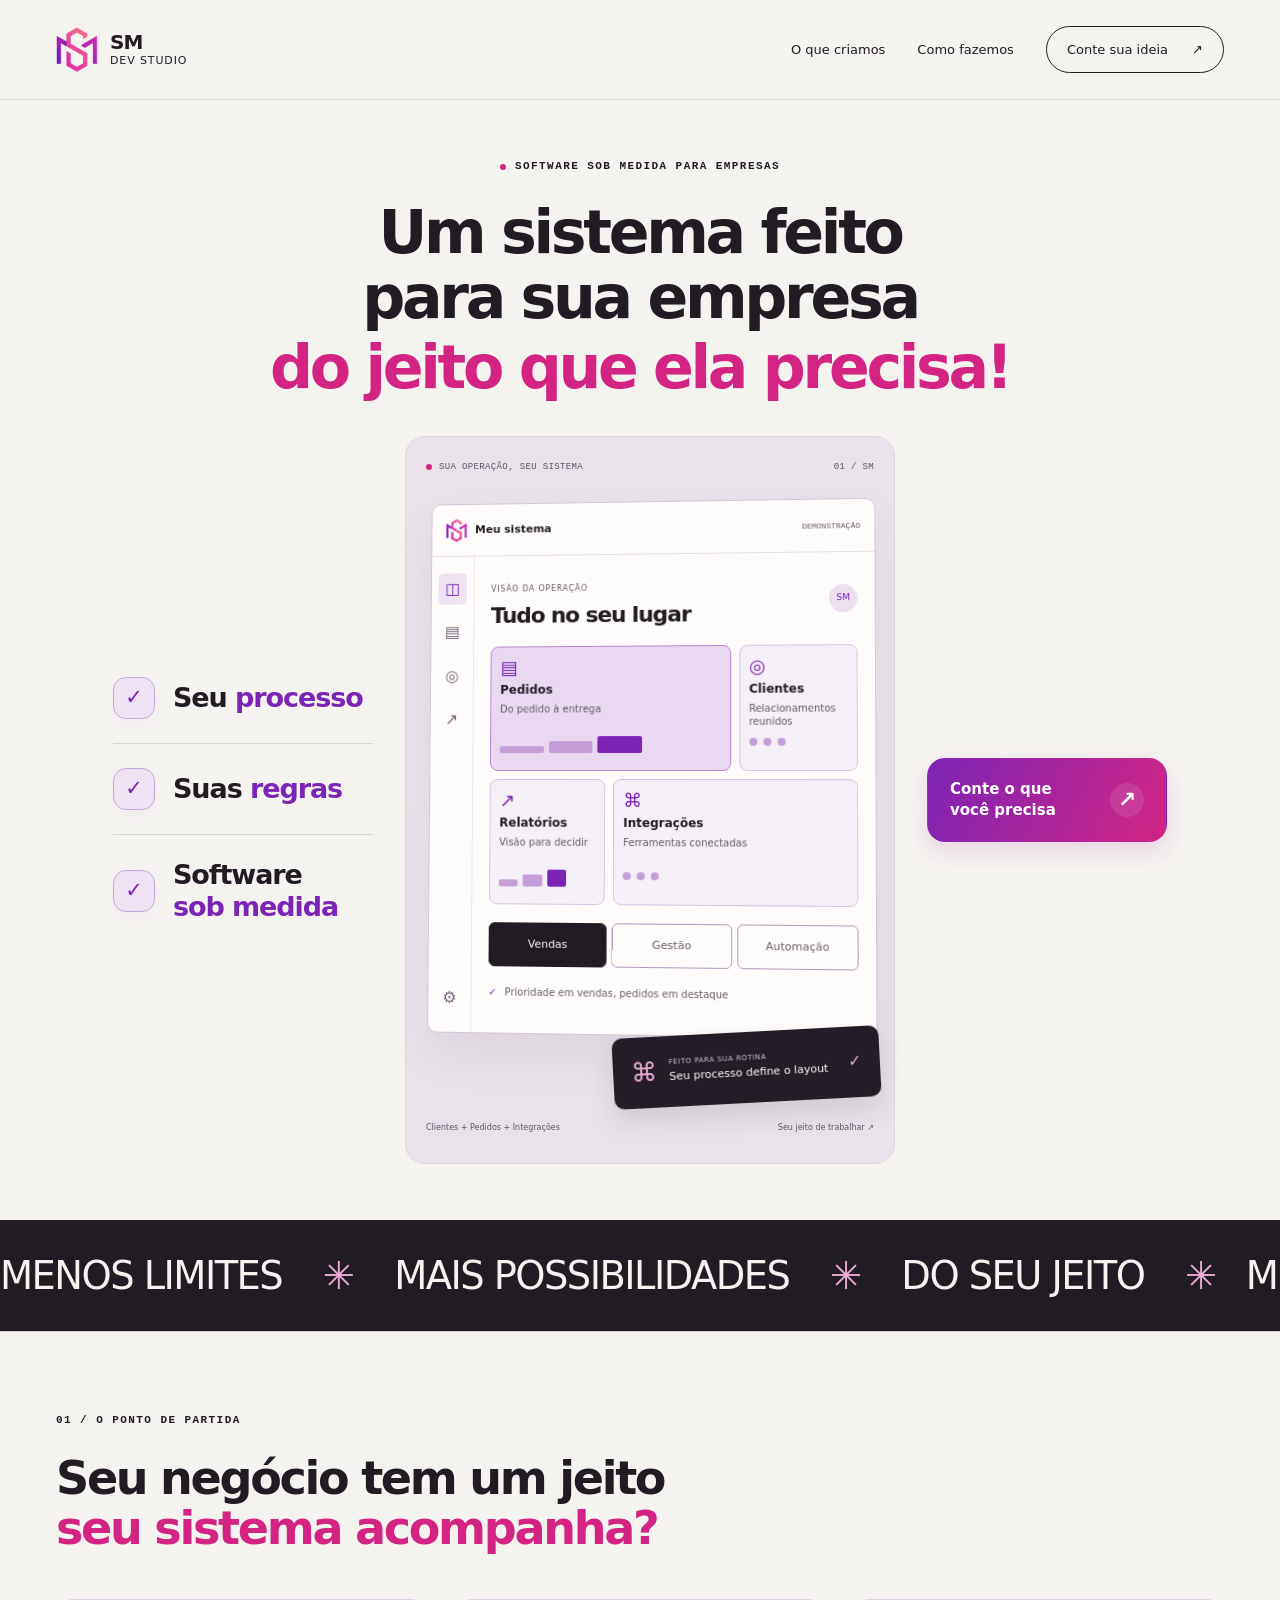
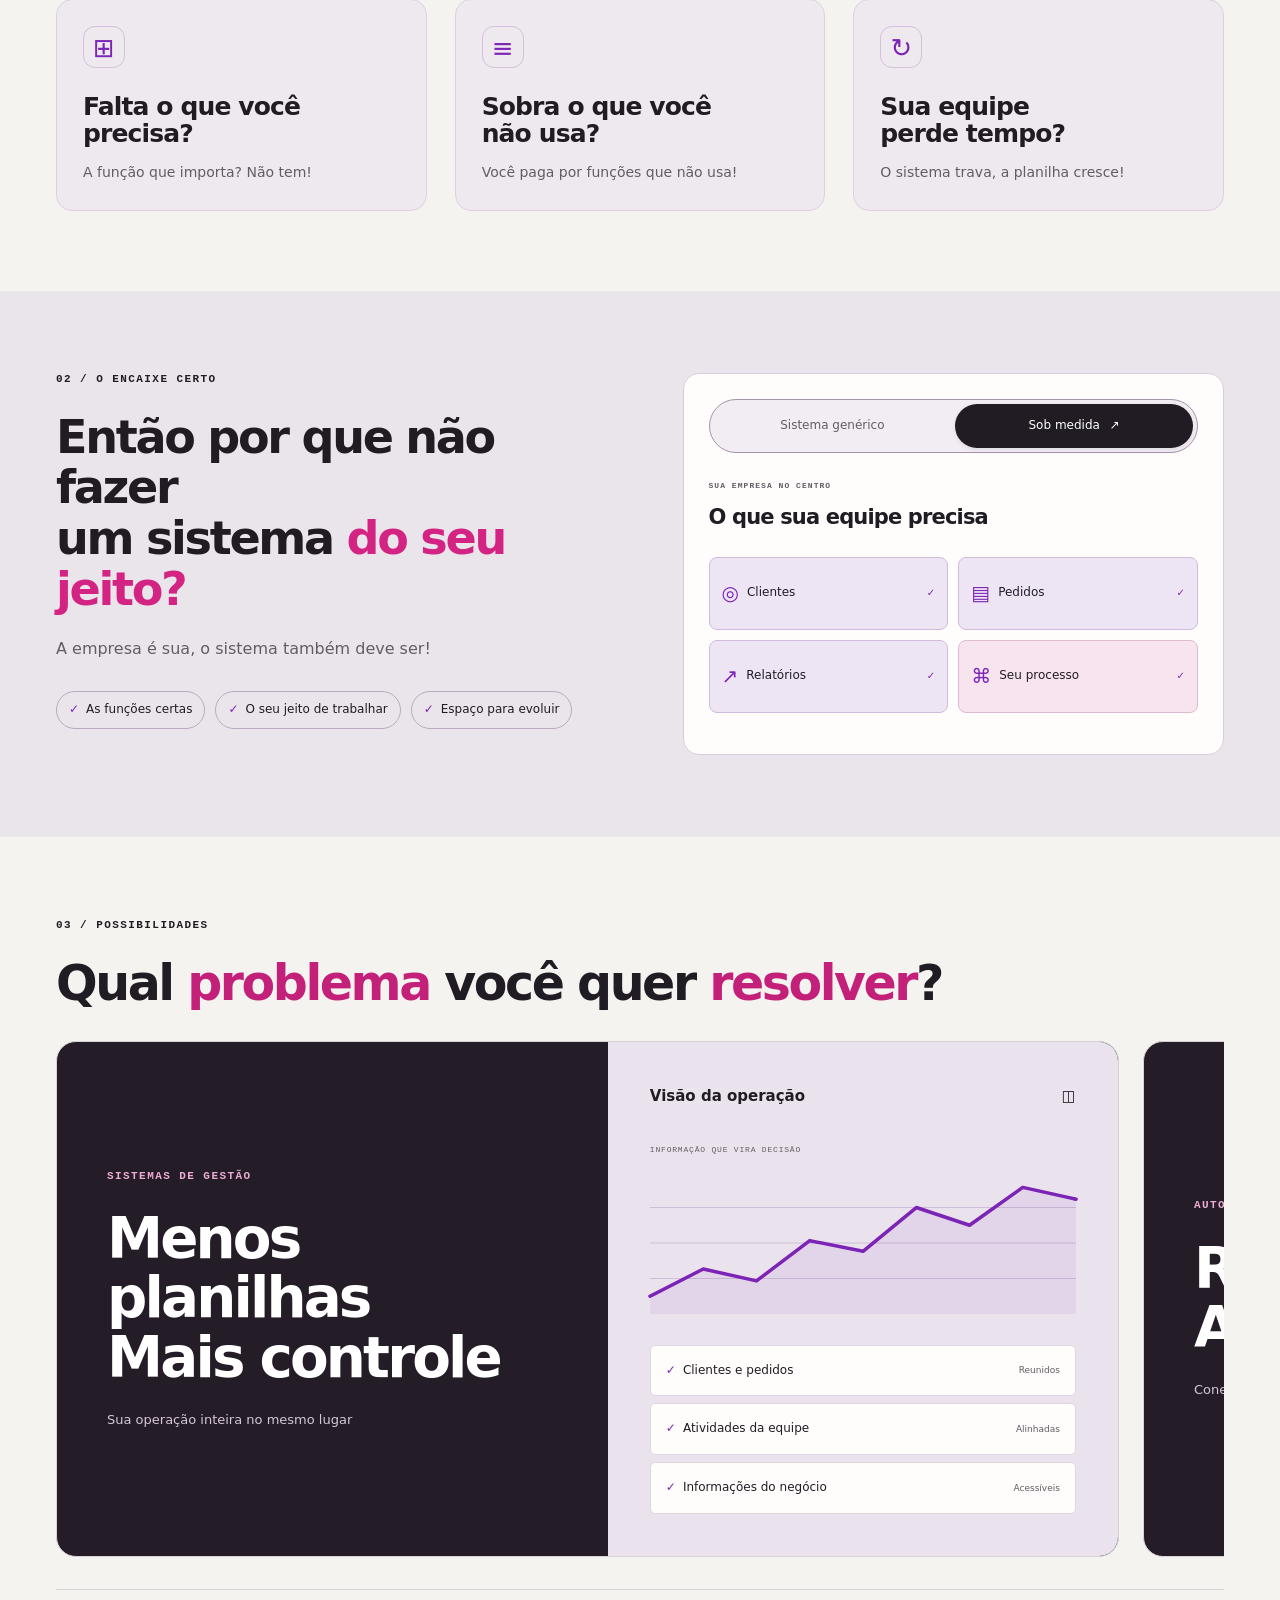
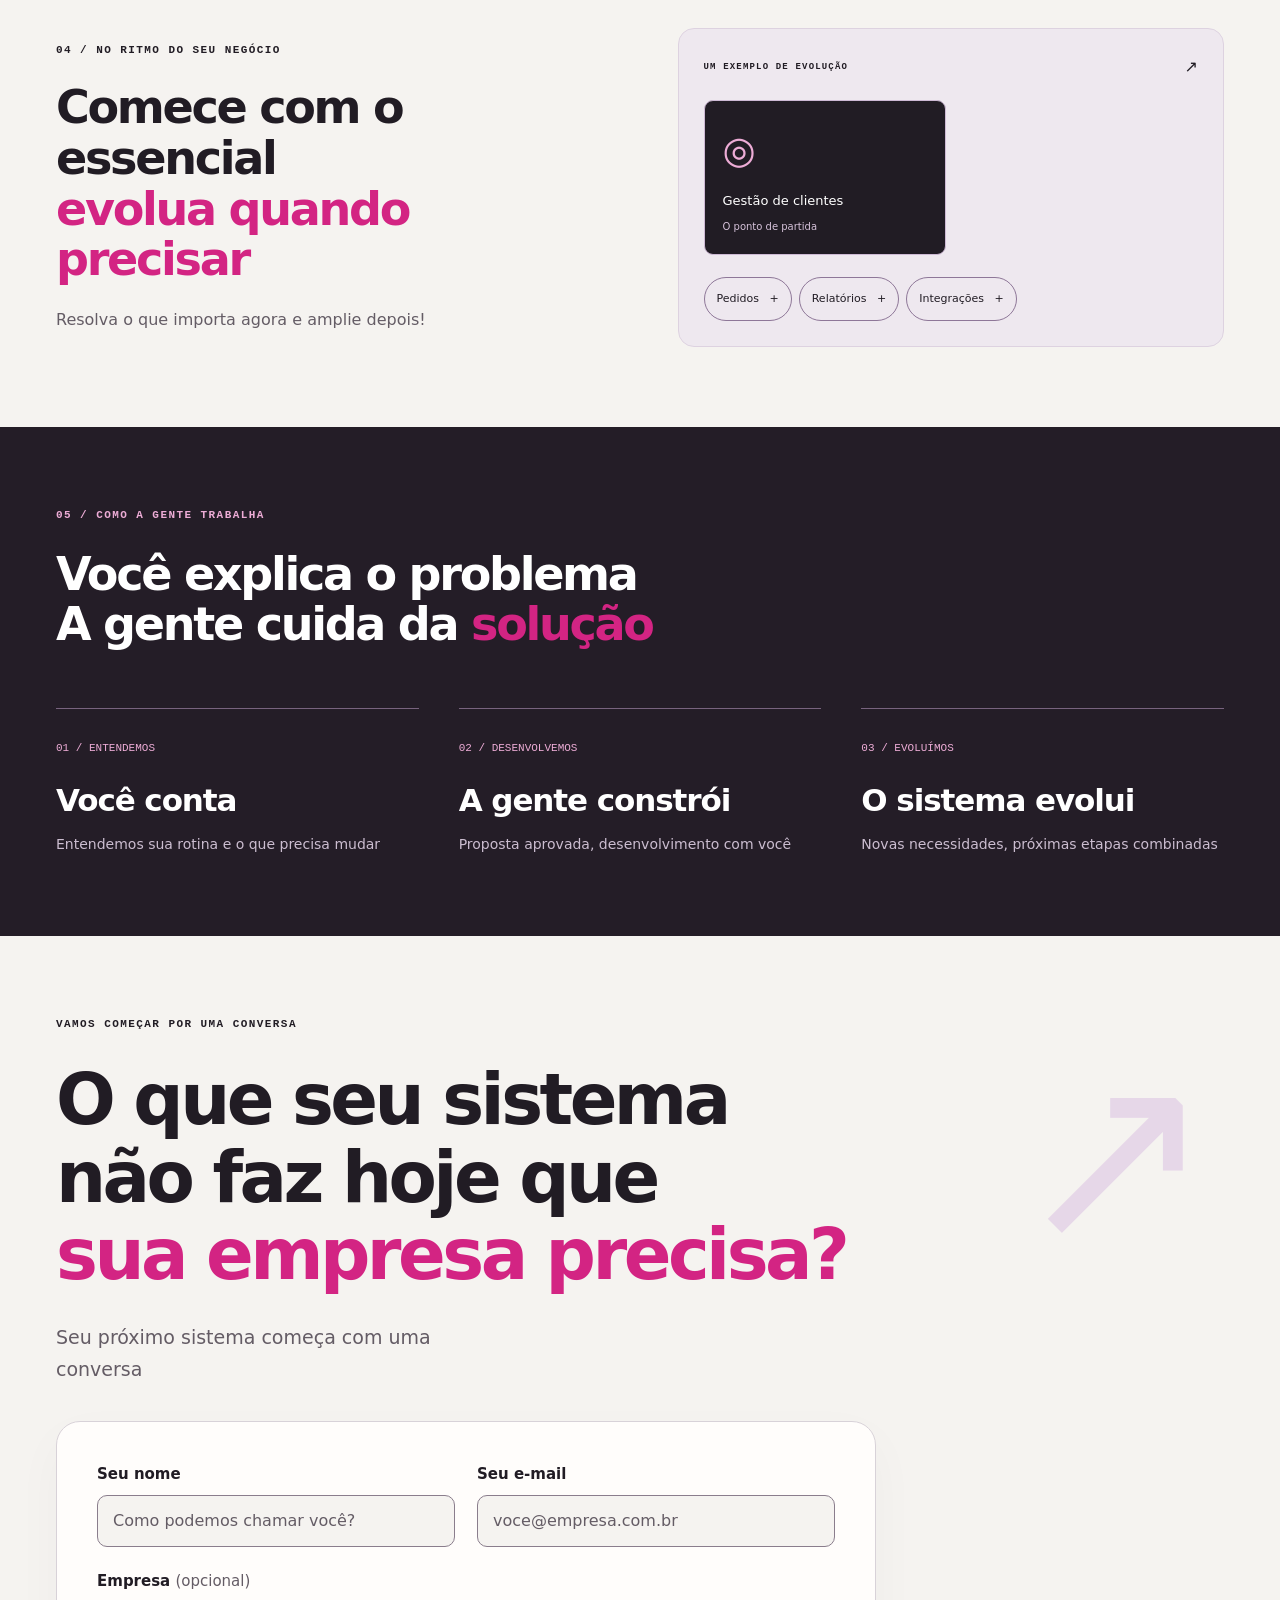
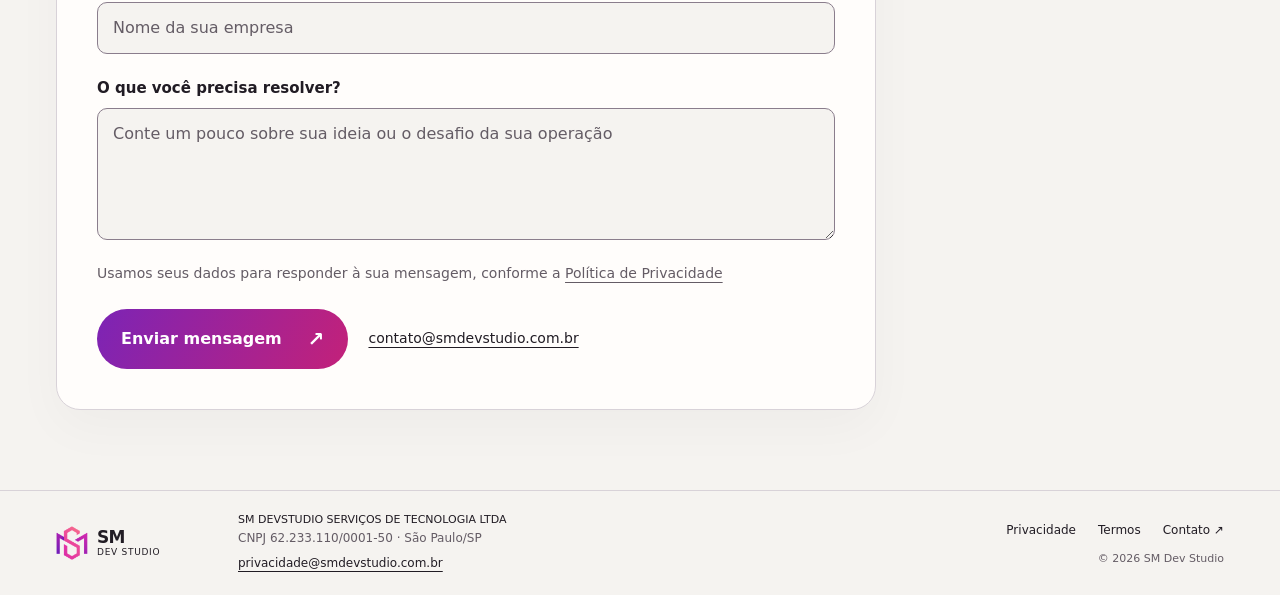
<file: index.html>
<!doctype html>
<html lang="pt-BR">
  <head>
    <meta charset="utf-8" />
    <meta name="viewport" content="width=device-width,initial-scale=1" />
    <title>Software sob medida para empresas · SM Dev Studio</title>
    <meta
      name="description"
      content="Sistemas personalizados, plataformas web e automações feitos para a realidade da sua empresa. Conte o que você precisa à SM Dev Studio."
    />
    <meta name="theme-color" content="#f5f3f0" />
    <meta property="og:type" content="website" />
    <meta property="og:locale" content="pt_BR" />
    <meta
      property="og:title"
      content="Um sistema feito para sua empresa. SM Dev Studio"
    />
    <meta
      property="og:description"
      content="Software sob medida, integrações e automações pensados para o jeito que sua empresa trabalha."
    />
    <meta property="og:site_name" content="SM Dev Studio" />
    <meta name="twitter:card" content="summary" />
    <link rel="icon" href="assets/logo-sm-web.webp" />
    <link rel="stylesheet" href="styles.css" />
    <script defer src="script.js"></script>
  </head>
  <body class="home">
    <a class="skip" href="#conteudo">Pular para o conteúdo</a>
    <header class="shell">
      <a class="brand" href="index.html" aria-label="SM Dev Studio · início"
        ><img src="assets/logo-sm-web.webp" width="48" height="52" alt="" /><span
          >SM <span class="brand-light">DEV STUDIO</span></span
        ></a
      ><button
        class="menu-toggle"
        aria-expanded="false"
        aria-controls="nav"
        hidden
      >
        Menu
      </button>
      <nav id="nav" aria-label="Principal">
        <a href="index.html#possibilidades">O que criamos</a
        ><a href="index.html#processo">Como fazemos</a
        ><a
          class="nav-contact"
          href="index.html#contato"
          >Conte sua ideia <span aria-hidden="true">↗</span></a
        >
      </nav>
    </header>
    <div class="scroll-progress" aria-hidden="true"></div>
    <main id="conteudo">
      <section class="hero shell" aria-labelledby="hero-title">
        <div class="hero-grid">
          <div class="hero-copy">
            <p class="eyebrow">
              <span class="dot"></span> SOFTWARE SOB MEDIDA PARA EMPRESAS
            </p>
            <h1 id="hero-title">
              Um sistema feito para sua empresa<em
                >do jeito que ela precisa!</em
              >
            </h1>
          </div>
          <ul class="hero-checks">
            <li>
              <span aria-hidden="true">✓</span
              ><strong>Seu <em>processo</em></strong>
            </li>
            <li>
              <span aria-hidden="true">✓</span
              ><strong>Suas <em>regras</em></strong>
            </li>
            <li>
              <span aria-hidden="true">✓</span
              ><strong>Software <br /><em>sob medida</em></strong>
            </li>
          </ul>
          <div class="product-stage">
            <div class="stage-label">
              <span class="dot"></span> SUA OPERAÇÃO, SEU SISTEMA
              <span>01 / SM</span>
            </div>
            <div class="dashboard">
              <div class="dashboard-bar">
                <span
                  ><img
                    src="assets/logo-sm-web.webp"
                    width="22"
                    height="24"
                    alt=""
                  />
                  Meu sistema</span
                ><span class="demo-badge">DEMONSTRAÇÃO</span>
              </div>
              <div class="dashboard-body">
                <div class="dashboard-sidebar" aria-hidden="true">
                  <span class="selected">◫</span><span>▤</span><span>◎</span
                  ><span>↗</span><span class="sidebar-bottom">⚙</span>
                </div>
                <div class="dashboard-content">
                  <div class="dashboard-heading">
                    <div>
                      <small>VISÃO DA OPERAÇÃO</small>
                      <h2>Tudo no seu lugar</h2>
                    </div>
                    <span class="avatar">SM</span>
                  </div>
                  <div
                    class="adaptive-grid"
                    data-layout="sales"
                    aria-label="Módulos de exemplo que se adaptam à operação"
                  >
                    <div class="adaptive-module clients">
                      <span>◎</span><strong>Clientes</strong
                      ><small>Relacionamentos reunidos</small>
                      <div class="module-dots" aria-hidden="true">
                        <i></i><i></i><i></i>
                      </div>
                    </div>
                    <div class="adaptive-module orders">
                      <span>▤</span><strong>Pedidos</strong
                      ><small>Do pedido à entrega</small>
                      <div class="module-bars" aria-hidden="true">
                        <i></i><i></i><i></i>
                      </div>
                    </div>
                    <div class="adaptive-module reports">
                      <span>↗</span><strong>Relatórios</strong
                      ><small>Visão para decidir</small>
                      <div class="module-bars" aria-hidden="true">
                        <i></i><i></i><i></i>
                      </div>
                    </div>
                    <div class="adaptive-module integrations">
                      <span>⌘</span><strong>Integrações</strong
                      ><small>Ferramentas conectadas</small>
                      <div class="module-dots" aria-hidden="true">
                        <i></i><i></i><i></i>
                      </div>
                    </div>
                  </div>
                  <div
                    class="profile-controls"
                    aria-label="Exemplos de operação"
                    hidden
                  >
                    <button
                      type="button"
                      data-profile="sales"
                      aria-pressed="true"
                    >
                      Vendas</button
                    ><button
                      type="button"
                      data-profile="management"
                      aria-pressed="false"
                    >
                      Gestão</button
                    ><button
                      type="button"
                      data-profile="automation"
                      aria-pressed="false"
                    >
                      Automação
                    </button>
                  </div>
                  <div class="dashboard-note">
                    <span>✓</span> Prioridade em vendas, pedidos em destaque
                  </div>
                </div>
              </div>
            </div>
            <div class="module-float">
              <span class="module-icon">⌘</span>
              <div>
                <small>FEITO PARA SUA ROTINA</small
                ><strong>Seu processo define o layout</strong>
              </div>
              <span class="float-check">✓</span>
            </div>
            <div class="stage-footer">
              <span>Clientes + Pedidos + Integrações</span
              ><span>Seu jeito de trabalhar ↗</span>
            </div>
          </div>
          <a
            class="cta"
            href="index.html#contato"
            >Conte o que você precisa <span aria-hidden="true">↗</span></a
          >
        </div>
      </section>
      <div class="statement-strip" aria-hidden="true">
        <div>
          <span
            >MENOS LIMITES <b>✳</b> MAIS POSSIBILIDADES <b>✳</b> DO SEU JEITO
            <b>✳</b></span
          ><span
            >MENOS LIMITES <b>✳</b> MAIS POSSIBILIDADES <b>✳</b> DO SEU JEITO
            <b>✳</b></span
          >
        </div>
      </div>
      <section class="pain-section section shell" aria-labelledby="pain-title">
        <div class="section-heading">
          <p class="eyebrow">01 / O PONTO DE PARTIDA</p>
          <h2 id="pain-title">
            Seu negócio tem um jeito<br /><em>seu sistema acompanha?</em>
          </h2>
        </div>
        <div class="pain-grid">
          <article>
            <span class="line-icon" aria-hidden="true">⊞</span>
            <h3>Falta o que você precisa?</h3>
            <p>A função que importa? Não tem!</p>
          </article>
          <article>
            <span class="line-icon" aria-hidden="true">≡</span>
            <h3>Sobra o que você não usa?</h3>
            <p>Você paga por funções que não usa!</p>
          </article>
          <article>
            <span class="line-icon" aria-hidden="true">↻</span>
            <h3>Sua equipe perde tempo?</h3>
            <p>O sistema trava, a planilha cresce!</p>
          </article>
        </div>
      </section>
      <section id="diferencial" class="solution-section section">
        <div class="shell solution-grid">
          <div class="section-heading">
            <p class="eyebrow">02 / O ENCAIXE CERTO</p>
            <h2>
              Então por que não fazer<br />um sistema <em>do seu jeito?</em>
            </h2>
            <p>A empresa é sua, o sistema também deve ser!</p>
            <ul class="benefits">
              <li>As funções certas</li>
              <li>O seu jeito de trabalhar</li>
              <li>Espaço para evoluir</li>
            </ul>
          </div>
          <div class="comparison" data-mode="custom">
            <div
              class="segmented"
              aria-label="Comparar exemplos de sistemas"
              hidden
            >
              <button type="button" data-mode="generic" aria-pressed="false">
                Sistema genérico</button
              ><button type="button" data-mode="custom" aria-pressed="true">
                Sob medida <span aria-hidden="true">↗</span>
              </button>
            </div>
            <div class="comparison-heading">
              <span class="eyebrow">SUA EMPRESA NO CENTRO</span
              ><strong id="comparison-title">O que sua equipe precisa</strong>
            </div>
            <div class="compare-modules">
              <div class="relevant"><span>◎</span>Clientes <b>✓</b></div>
              <div class="extra" hidden><span>▧</span>Campanhas</div>
              <div class="relevant"><span>▤</span>Pedidos <b>✓</b></div>
              <div class="extra" hidden><span>◷</span>Reservas</div>
              <div class="relevant"><span>↗</span>Relatórios <b>✓</b></div>
              <div class="extra" hidden><span>◈</span>Catálogo</div>
              <div class="custom-module">
                <span>⌘</span>Seu processo <b>✓</b>
              </div>
            </div>


          </div>
        </div>
      </section>
      <section id="possibilidades" class="section shell">
        <div class="section-heading">
          <p class="eyebrow">03 / POSSIBILIDADES</p>
          <h2>Qual <em>problema</em> você quer <em>resolver</em>?</h2>
        </div>
        <div
          class="showcase-grid"
          id="solutions-carousel"
          role="region"
          aria-label="Exemplos de soluções"
          tabindex="0"
        >
          <article class="showcase-card">
            <div class="showcase-visual operation-demo" aria-hidden="true">
              <div class="visual-top">Visão da operação <span>◫</span></div>
              <div class="motion-chart">
                <span>INFORMAÇÃO QUE VIRA DECISÃO</span
                ><svg viewBox="0 0 360 120" fill="none">
                  <path class="chart-grid" d="M0 30H360M0 60H360M0 90H360" />
                  <path
                    class="chart-area"
                    d="M0 105L45 82L90 92L135 58L180 67L225 30L270 45L315 13L360 23V120H0Z"
                  />
                  <path
                    class="chart-line"
                    pathLength="1"
                    d="M0 105L45 82L90 92L135 58L180 67L225 30L270 45L315 13L360 23"
                  />
                </svg>
              </div>
              <div class="task-line">
                <span class="task-check">✓</span> Clientes e pedidos
                <small>Reunidos</small>
              </div>
              <div class="task-line">
                <span class="task-check">✓</span> Atividades da equipe
                <small>Alinhadas</small>
              </div>
              <div class="task-line">
                <span class="task-check">✓</span> Informações do negócio
                <small>Acessíveis</small>
              </div>
            </div>
            <div class="showcase-copy">
              <span class="eyebrow">SISTEMAS DE GESTÃO</span>
              <h3>Menos planilhas<br />Mais controle</h3>
              <p>Sua operação inteira no mesmo lugar</p>
            </div>
          </article>
          <article class="showcase-card">
            <div class="showcase-visual automation-demo" aria-hidden="true">
              <div class="automation-node">
                ▤ <span>Pedido recebido</span><b>✓</b>
              </div>
              <div class="connector"></div>
              <div class="automation-node branded">
                <img
                  src="assets/logo-sm-web.webp"
                  width="25"
                  height="27"
                  alt=""
                /><span>Dados integrados</span><b>✓</b>
              </div>
              <div class="connector"></div>
              <div class="automation-node">
                ↗ <span>Equipe notificada</span><b>✓</b>
              </div>
            </div>
            <div class="showcase-copy">
              <span class="eyebrow">AUTOMAÇÕES E INTEGRAÇÕES</span>
              <h3>Repetitivo?<br />Automatize</h3>
              <p>Conecte ferramentas, libere sua equipe</p>
            </div>
          </article>
          <article class="showcase-card">
            <div class="showcase-visual platform-demo" aria-hidden="true">
              <div class="portal">
                <div class="portal-top">
                  <span class="dot"></span> Seu portal <span>◎</span>
                </div>
                <strong>Uma experiência<br />com a sua cara</strong>
                <div class="portal-options">
                  <span>Meus serviços ↗</span><span>Solicitações ↗</span>
                </div>
                <div class="portal-action">Tudo em um só lugar →</div>
              </div>
            </div>
            <div class="showcase-copy">
              <span class="eyebrow">PLATAFORMAS E APLICAÇÕES WEB</span>
              <h3>Sua ideia<br />Sua plataforma</h3>
              <p>O que ainda não existe, a gente desenvolve</p>
            </div>
          </article>
        </div>
      </section>
      <section class="modular-section section shell" id="evolucao">
        <div class="modular-layout">
          <div class="section-heading">
            <p class="eyebrow">04 / NO RITMO DO SEU NEGÓCIO</p>
            <h2>
              Comece com o essencial<br /><em>evolua quando precisar</em>
            </h2>
            <p>Resolva o que importa agora e amplie depois!</p>
          </div>
          <div class="module-builder">
            <div class="builder-heading">
              <span class="eyebrow">UM EXEMPLO DE EVOLUÇÃO</span
              ><span aria-hidden="true">↗</span>
            </div>
            <div class="bento">
              <div class="bento-core">
                <span>◎</span><strong>Gestão de clientes</strong
                ><small>O ponto de partida</small>
              </div>
              <div class="bento-module" id="module-orders">
                <span>▤</span><strong>Pedidos</strong>
              </div>
              <div class="bento-module" id="module-reports">
                <span>↗</span><strong>Relatórios</strong>
              </div>
              <div class="bento-module wide" id="module-integrations">
                <span>⌘</span><strong>Integrações e automações</strong>
              </div>
            </div>
            <div class="module-controls" hidden>

              <div>
                <button
                  type="button"
                  data-module="orders"
                  aria-pressed="true"
                  aria-controls="module-orders"
                >
                  Pedidos <span>✓</span></button
                ><button
                  type="button"
                  data-module="reports"
                  aria-pressed="true"
                  aria-controls="module-reports"
                >
                  Relatórios <span>✓</span></button
                ><button
                  type="button"
                  data-module="integrations"
                  aria-pressed="true"
                  aria-controls="module-integrations"
                >
                  Integrações <span>✓</span>
                </button>
              </div>
            </div>
          </div>
        </div>
      </section>
      <section id="processo" class="process-section section">
        <div class="shell">
          <div class="process-intro">
            <div>
              <p class="eyebrow">05 / COMO A GENTE TRABALHA</p>
              <h2>Você explica o problema<br />A gente cuida da <em>solução</em></h2>
            </div>
          </div>
          <div class="steps">
            <article>
              <span>01 / ENTENDEMOS</span>
              <h3>Você conta</h3>
              <p>Entendemos sua rotina e o que precisa mudar</p>
            </article>
            <article>
              <span>02 / DESENVOLVEMOS</span>
              <h3>A gente constrói</h3>
              <p>Proposta aprovada, desenvolvimento com você</p>
            </article>
            <article>
              <span>03 / EVOLUÍMOS</span>
              <h3>O sistema evolui</h3>
              <p>Novas necessidades, próximas etapas combinadas</p>
            </article>
          </div>
        </div>
      </section>
      <section class="contact section shell" id="contato">
        <div class="contact-symbol" aria-hidden="true">↗</div>
        <p class="eyebrow">VAMOS COMEÇAR POR UMA CONVERSA</p>
        <h2>
          O que seu sistema<br />não faz hoje que<br /><em
            >sua empresa precisa?</em
          >
        </h2>
        <p class="contact-intro">
          Seu próximo sistema começa com uma conversa
        </p>
        <form class="contact-form" id="contact-form" action="/api/contact" method="post">
          <div class="contact-fields">
            <div class="contact-field">
              <label for="contact-name">Seu nome</label>
              <input id="contact-name" name="name" autocomplete="name" required minlength="2" maxlength="100" placeholder="Como podemos chamar você?" />
            </div>
            <div class="contact-field">
              <label for="contact-email">Seu e-mail</label>
              <input id="contact-email" name="email" type="email" autocomplete="email" required maxlength="254" placeholder="voce@empresa.com.br" />
            </div>
          </div>
          <div class="contact-field">
            <label for="contact-company">Empresa <span>(opcional)</span></label>
            <input id="contact-company" name="company" autocomplete="organization" maxlength="120" placeholder="Nome da sua empresa" />
          </div>
          <div class="contact-field">
            <label for="contact-message">O que você precisa resolver?</label>
            <textarea id="contact-message" name="message" required minlength="10" maxlength="5000" rows="4" placeholder="Conte um pouco sobre sua ideia ou o desafio da sua operação"></textarea>
          </div>
          <div class="contact-trap" aria-hidden="true" inert>
            <label for="contact-website">Deixe este campo vazio</label>
            <input id="contact-website" name="website" tabindex="-1" autocomplete="off" />
          </div>
          <p class="contact-privacy">Usamos seus dados para responder à sua mensagem, conforme a <a href="privacidade.html">Política de Privacidade</a></p>
          <div class="contact-actions">
            <button class="cta contact-submit" type="submit">Enviar mensagem <span aria-hidden="true">↗</span></button>
            <a class="contact-email" href="mailto:contato@smdevstudio.com.br">contato@smdevstudio.com.br</a>
          </div>
          <p class="contact-status" id="contact-status" role="status" aria-live="polite" aria-atomic="true" tabindex="-1"></p>
          <noscript><p>Você também pode enviar pelo formulário sem JavaScript ou escrever diretamente para nosso e-mail</p></noscript>
        </form>
      </section>
    </main>
    <footer class="shell">
      <a class="brand" href="index.html"
        ><img src="assets/logo-sm-web.webp" width="40" height="43" alt="" /><span
          >SM <span class="brand-light">DEV STUDIO</span></span
        ></a
      ><span class="copyright">© 2026 SM Dev Studio</span>
      <nav aria-label="Informações">
        <a href="privacidade.html">Privacidade</a
        ><a href="termos.html">Termos</a
        ><a
          href="index.html#contato"
          >Contato ↗</a
        >
      </nav>
      <p class="company">
        <strong>SM DEVSTUDIO SERVIÇOS DE TECNOLOGIA LTDA</strong
        ><span>CNPJ 62.233.110/0001-50 · São Paulo/SP</span
        ><a href="mailto:privacidade@smdevstudio.com.br"
          >privacidade@smdevstudio.com.br</a
        >
      </p>
    </footer>
  </body>
</html>
</file>
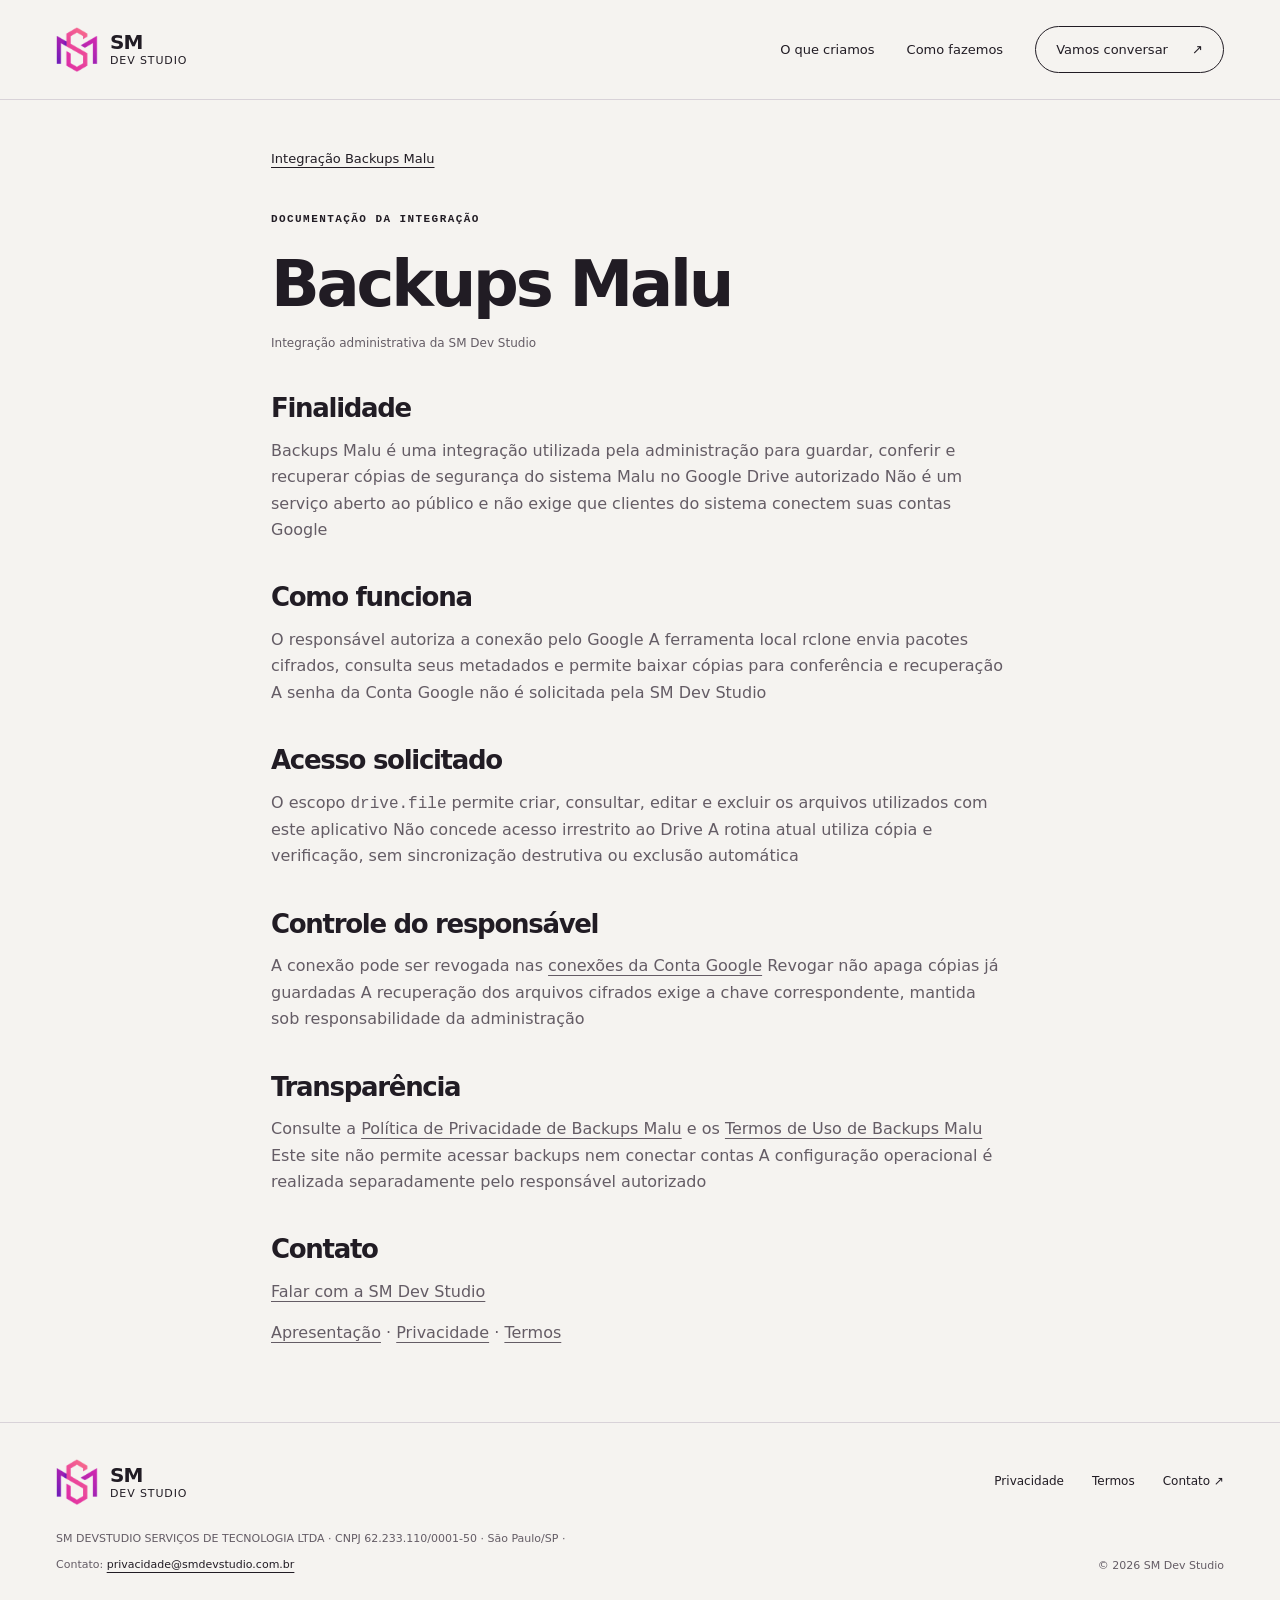
<file: integracoes/backups-malu/index.html>
<!doctype html>
<html lang="pt-BR">
  <head>
    <meta charset="utf-8" />
    <meta name="viewport" content="width=device-width,initial-scale=1" />
    <title>Backups Malu · SM Dev Studio</title>
    <meta
      name="description"
      content="Informações sobre finalidade, autorização e proteção de dados da integração Backups Malu."
    />
    <meta name="robots" content="noindex,follow" />
    <meta name="theme-color" content="#f5f3f0" />
    <link rel="icon" href="../../assets/logo-sm-web.webp" />
    <link rel="stylesheet" href="../../styles.css" />
    <script defer src="../../script.js"></script>
  </head>
  <body>
    <a class="skip" href="#conteudo">Pular para o conteúdo</a>
    <header class="shell">
      <a
        class="brand"
        href="../../index.html"
        aria-label="SM Dev Studio · início"
        ><img
          src="../../assets/logo-sm-web.webp"
          width="48"
          height="52"
          alt=""
        /><span>SM <span class="brand-light">DEV STUDIO</span></span></a
      ><button
        class="menu-toggle"
        aria-expanded="false"
        aria-controls="nav"
        hidden
      >
        Menu
      </button>
      <nav id="nav" aria-label="Principal">
        <a href="../../index.html#possibilidades">O que criamos</a
        ><a href="../../index.html#processo">Como fazemos</a
        ><a
          class="nav-contact"
          href="../../index.html#contato"
          >Vamos conversar <span>↗</span></a
        >
      </nav>
    </header>
    <main id="conteudo">
      <article class="legal shell">
        <a href="index.html">Integração Backups Malu</a>
        <p class="eyebrow">DOCUMENTAÇÃO DA INTEGRAÇÃO</p>
        <h1>Backups Malu</h1>
        <p class="legal-date">Integração administrativa da SM Dev Studio</p>
        <h2>Finalidade</h2>
        <p>
          Backups Malu é uma integração utilizada pela administração para
          guardar, conferir e recuperar cópias de segurança do sistema Malu no
          Google Drive autorizado Não é um serviço aberto ao público e não
          exige que clientes do sistema conectem suas contas Google
        </p>
        <h2>Como funciona</h2>
        <p>
          O responsável autoriza a conexão pelo Google A ferramenta local
          rclone envia pacotes cifrados, consulta seus metadados e permite
          baixar cópias para conferência e recuperação A senha da Conta Google
          não é solicitada pela SM Dev Studio
        </p>
        <h2>Acesso solicitado</h2>
        <p>
          O escopo <code>drive.file</code> permite criar, consultar, editar e
          excluir os arquivos utilizados com este aplicativo Não concede acesso
          irrestrito ao Drive A rotina atual utiliza cópia e verificação, sem
          sincronização destrutiva ou exclusão automática
        </p>
        <h2>Controle do responsável</h2>
        <p>
          A conexão pode ser revogada nas
          <a
            href="https://myaccount.google.com/connections"
            target="_blank"
            rel="noopener noreferrer"
            >conexões da Conta Google</a
          > Revogar não apaga cópias já guardadas A recuperação dos arquivos
          cifrados exige a chave correspondente, mantida sob responsabilidade da
          administração
        </p>
        <h2>Transparência</h2>
        <p>
          Consulte a
          <a href="privacidade.html">Política de Privacidade de Backups Malu</a>
          e os <a href="termos.html">Termos de Uso de Backups Malu</a> Este
          site não permite acessar backups nem conectar contas A configuração
          operacional é realizada separadamente pelo responsável autorizado
        </p>
        <h2>Contato</h2>
        <p>
          <a
            href="../../index.html#contato"
            >Falar com a SM Dev Studio</a
          >
        </p>
        <p>
          <a href="index.html">Apresentação</a> ·
          <a href="privacidade.html">Privacidade</a> ·
          <a href="termos.html">Termos</a>
        </p>
      </article>
    </main>
    <footer class="shell">
      <a class="brand" href="../../index.html"
        ><img
          src="../../assets/logo-sm-web.webp"
          width="40"
          height="43"
          alt=""
        /><span>SM <span class="brand-light">DEV STUDIO</span></span></a
      ><span class="copyright">© 2026 SM Dev Studio</span>
      <nav aria-label="Informações">
        <a href="privacidade.html">Privacidade</a
        ><a href="termos.html">Termos</a
        ><a
          href="../../index.html#contato"
          >Contato ↗</a
        >
      </nav>
      <p class="company">
        SM DEVSTUDIO SERVIÇOS DE TECNOLOGIA LTDA · CNPJ 62.233.110/0001-50 ·
        São Paulo/SP · Contato:
        <a href="mailto:privacidade@smdevstudio.com.br"
          >privacidade@smdevstudio.com.br</a
        >
      </p>
    </footer>
  </body>
</html>
</file>
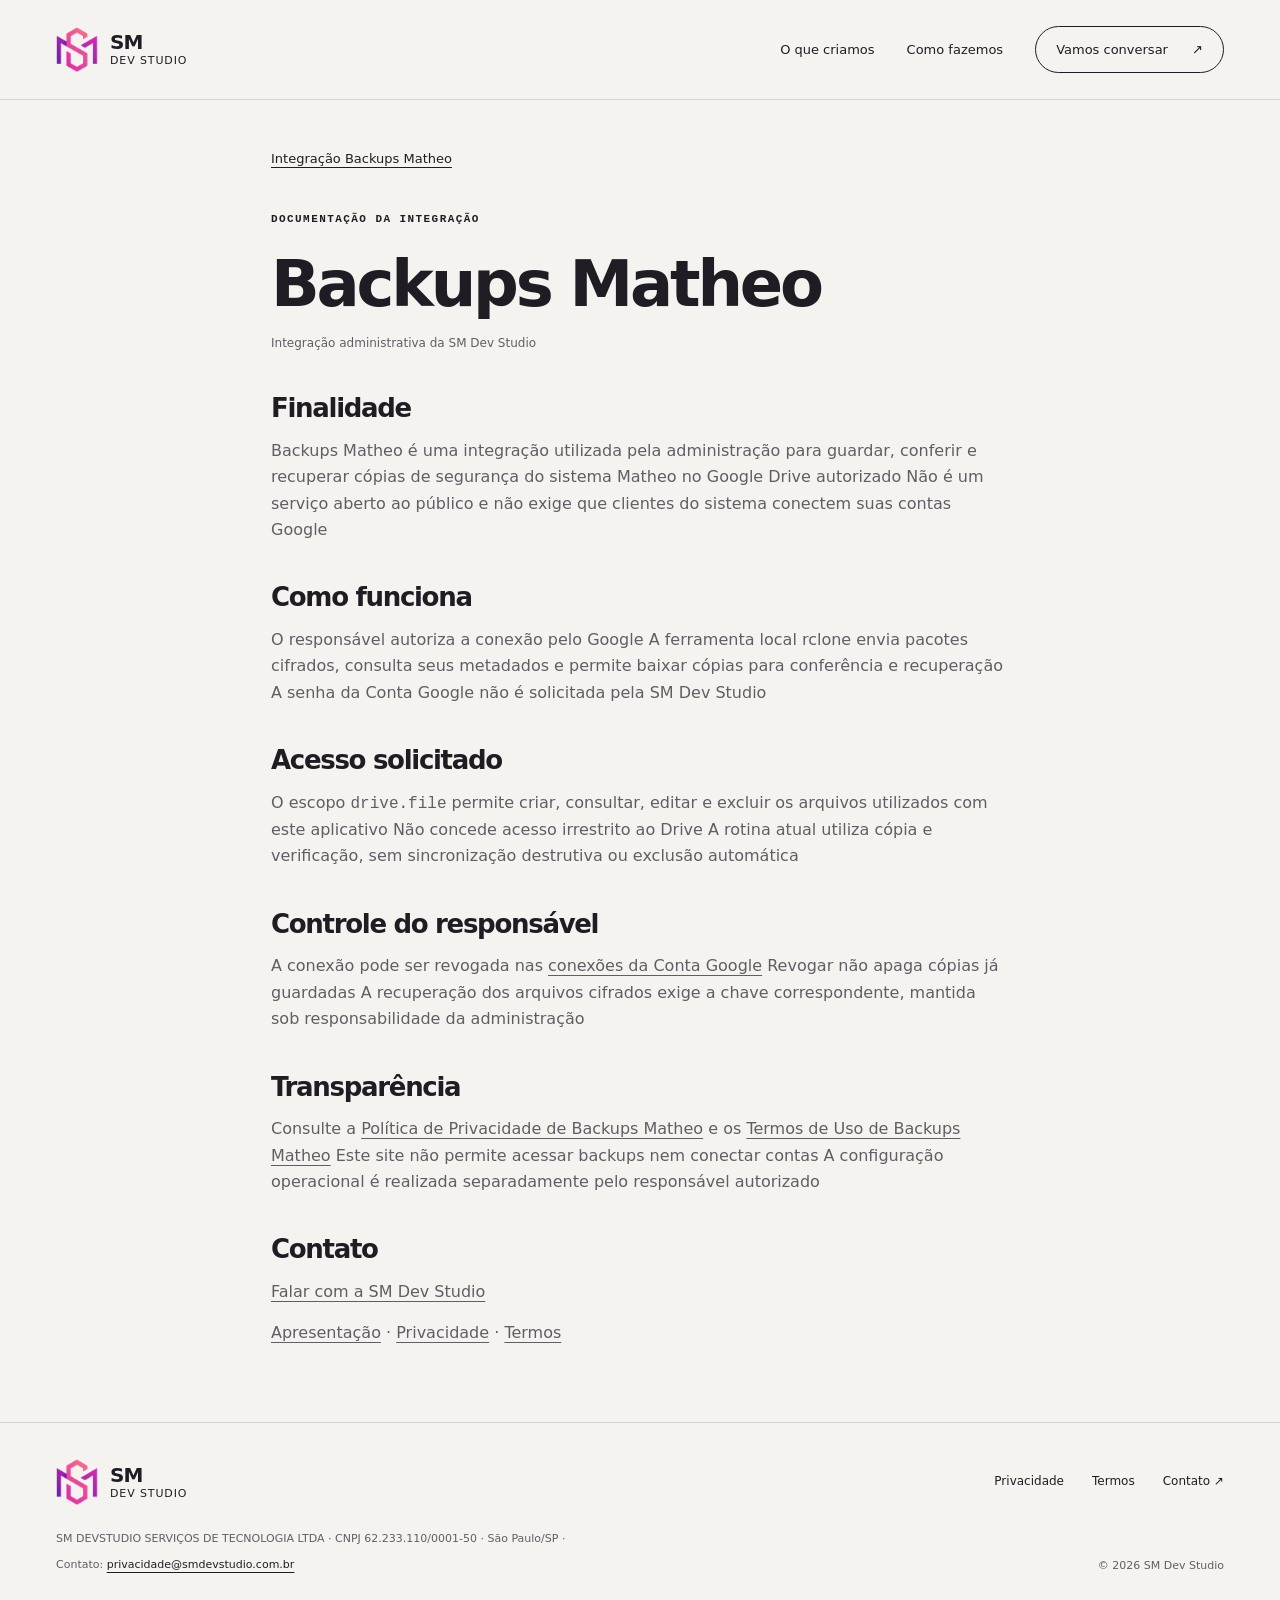
<file: integracoes/backups-matheo/index.html>
<!doctype html>
<html lang="pt-BR">
  <head>
    <meta charset="utf-8" />
    <meta name="viewport" content="width=device-width,initial-scale=1" />
    <title>Backups Matheo · SM Dev Studio</title>
    <meta
      name="description"
      content="Informações sobre finalidade, autorização e proteção de dados da integração Backups Matheo."
    />
    <meta name="robots" content="noindex,follow" />
    <meta name="theme-color" content="#f5f3f0" />
    <link rel="icon" href="../../assets/logo-sm-web.webp" />
    <link rel="stylesheet" href="../../styles.css" />
    <script defer src="../../script.js"></script>
  </head>
  <body>
    <a class="skip" href="#conteudo">Pular para o conteúdo</a>
    <header class="shell">
      <a
        class="brand"
        href="../../index.html"
        aria-label="SM Dev Studio · início"
        ><img
          src="../../assets/logo-sm-web.webp"
          width="48"
          height="52"
          alt=""
        /><span>SM <span class="brand-light">DEV STUDIO</span></span></a
      ><button
        class="menu-toggle"
        aria-expanded="false"
        aria-controls="nav"
        hidden
      >
        Menu
      </button>
      <nav id="nav" aria-label="Principal">
        <a href="../../index.html#possibilidades">O que criamos</a
        ><a href="../../index.html#processo">Como fazemos</a
        ><a
          class="nav-contact"
          href="../../index.html#contato"
          >Vamos conversar <span>↗</span></a
        >
      </nav>
    </header>
    <main id="conteudo">
      <article class="legal shell">
        <a href="index.html">Integração Backups Matheo</a>
        <p class="eyebrow">DOCUMENTAÇÃO DA INTEGRAÇÃO</p>
        <h1>Backups Matheo</h1>
        <p class="legal-date">Integração administrativa da SM Dev Studio</p>
        <h2>Finalidade</h2>
        <p>
          Backups Matheo é uma integração utilizada pela administração para
          guardar, conferir e recuperar cópias de segurança do sistema Matheo no
          Google Drive autorizado Não é um serviço aberto ao público e não
          exige que clientes do sistema conectem suas contas Google
        </p>
        <h2>Como funciona</h2>
        <p>
          O responsável autoriza a conexão pelo Google A ferramenta local
          rclone envia pacotes cifrados, consulta seus metadados e permite
          baixar cópias para conferência e recuperação A senha da Conta Google
          não é solicitada pela SM Dev Studio
        </p>
        <h2>Acesso solicitado</h2>
        <p>
          O escopo <code>drive.file</code> permite criar, consultar, editar e
          excluir os arquivos utilizados com este aplicativo Não concede acesso
          irrestrito ao Drive A rotina atual utiliza cópia e verificação, sem
          sincronização destrutiva ou exclusão automática
        </p>
        <h2>Controle do responsável</h2>
        <p>
          A conexão pode ser revogada nas
          <a
            href="https://myaccount.google.com/connections"
            target="_blank"
            rel="noopener noreferrer"
            >conexões da Conta Google</a
          > Revogar não apaga cópias já guardadas A recuperação dos arquivos
          cifrados exige a chave correspondente, mantida sob responsabilidade da
          administração
        </p>
        <h2>Transparência</h2>
        <p>
          Consulte a
          <a href="privacidade.html"
            >Política de Privacidade de Backups Matheo</a
          >
          e os <a href="termos.html">Termos de Uso de Backups Matheo</a> Este
          site não permite acessar backups nem conectar contas A configuração
          operacional é realizada separadamente pelo responsável autorizado
        </p>
        <h2>Contato</h2>
        <p>
          <a
            href="../../index.html#contato"
            >Falar com a SM Dev Studio</a
          >
        </p>
        <p>
          <a href="index.html">Apresentação</a> ·
          <a href="privacidade.html">Privacidade</a> ·
          <a href="termos.html">Termos</a>
        </p>
      </article>
    </main>
    <footer class="shell">
      <a class="brand" href="../../index.html"
        ><img
          src="../../assets/logo-sm-web.webp"
          width="40"
          height="43"
          alt=""
        /><span>SM <span class="brand-light">DEV STUDIO</span></span></a
      ><span class="copyright">© 2026 SM Dev Studio</span>
      <nav aria-label="Informações">
        <a href="privacidade.html">Privacidade</a
        ><a href="termos.html">Termos</a
        ><a
          href="../../index.html#contato"
          >Contato ↗</a
        >
      </nav>
      <p class="company">
        SM DEVSTUDIO SERVIÇOS DE TECNOLOGIA LTDA · CNPJ 62.233.110/0001-50 ·
        São Paulo/SP · Contato:
        <a href="mailto:privacidade@smdevstudio.com.br"
          >privacidade@smdevstudio.com.br</a
        >
      </p>
    </footer>
  </body>
</html>
</file>
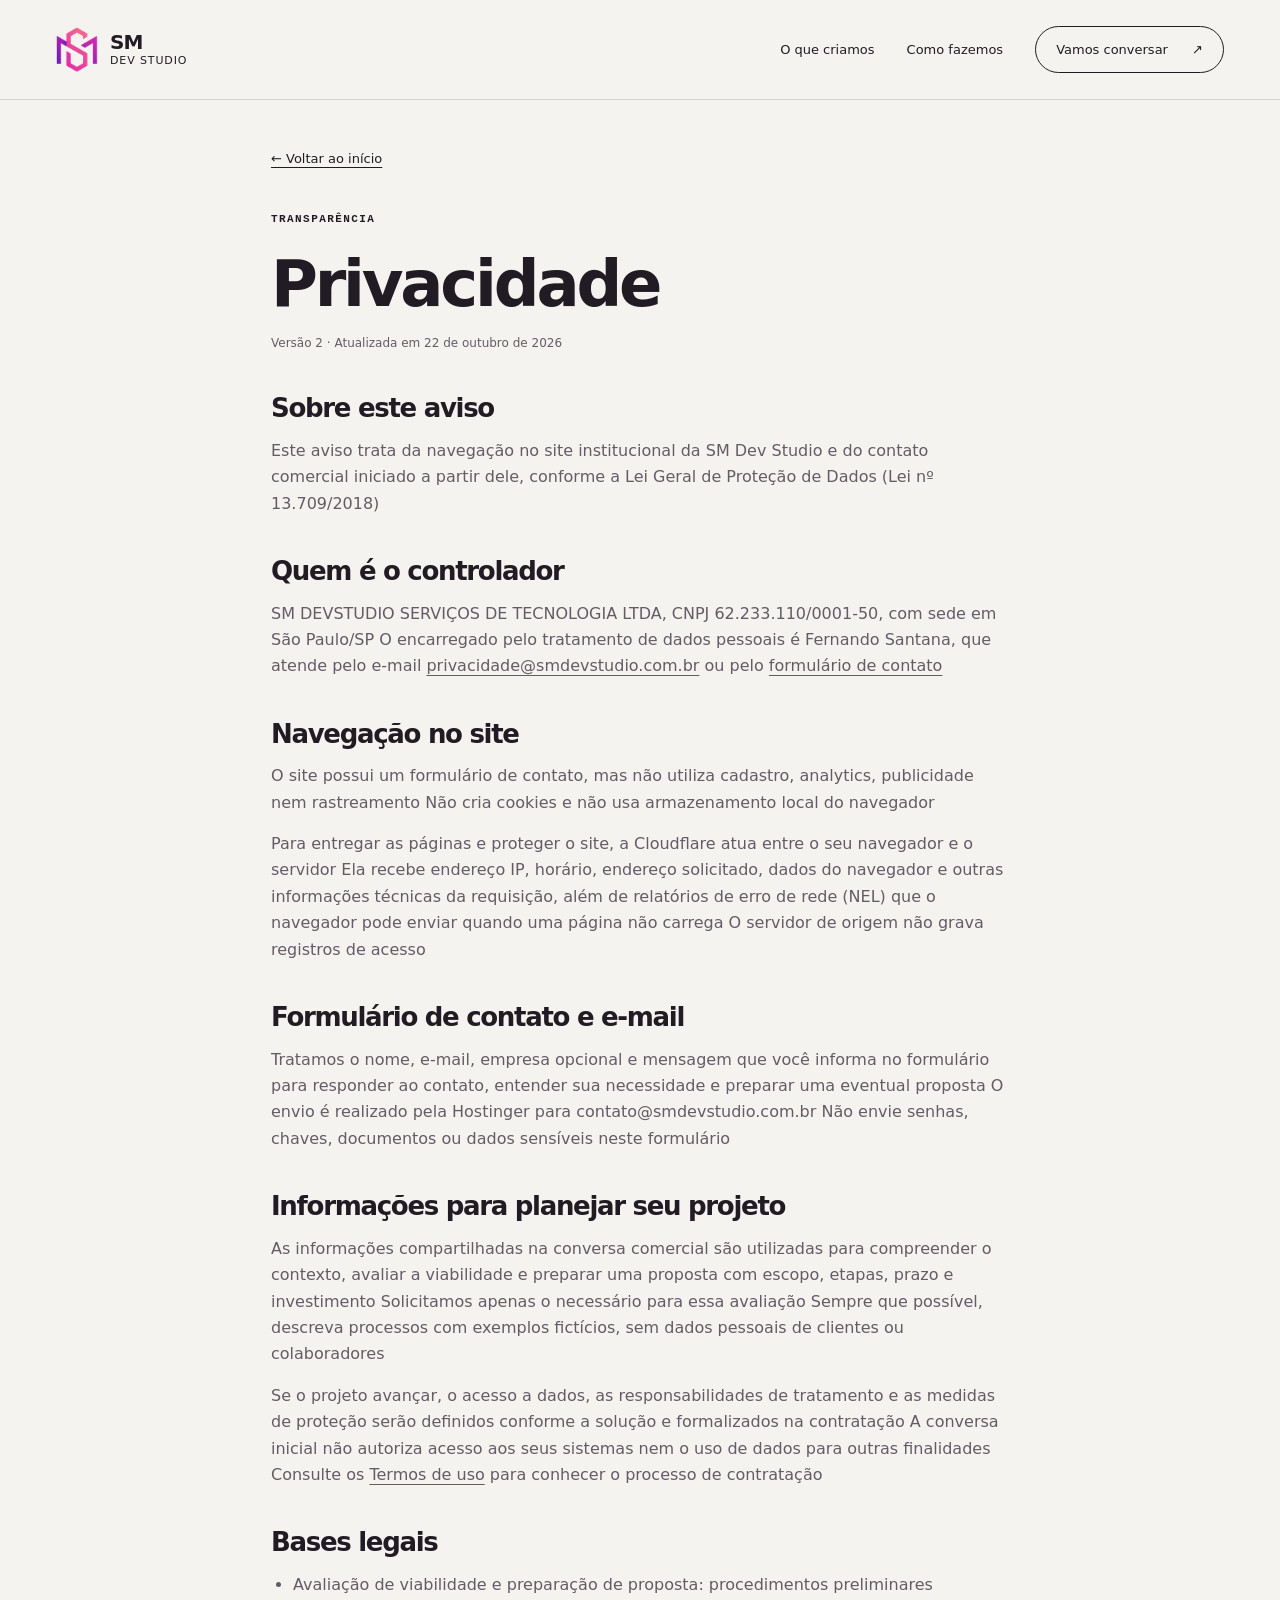
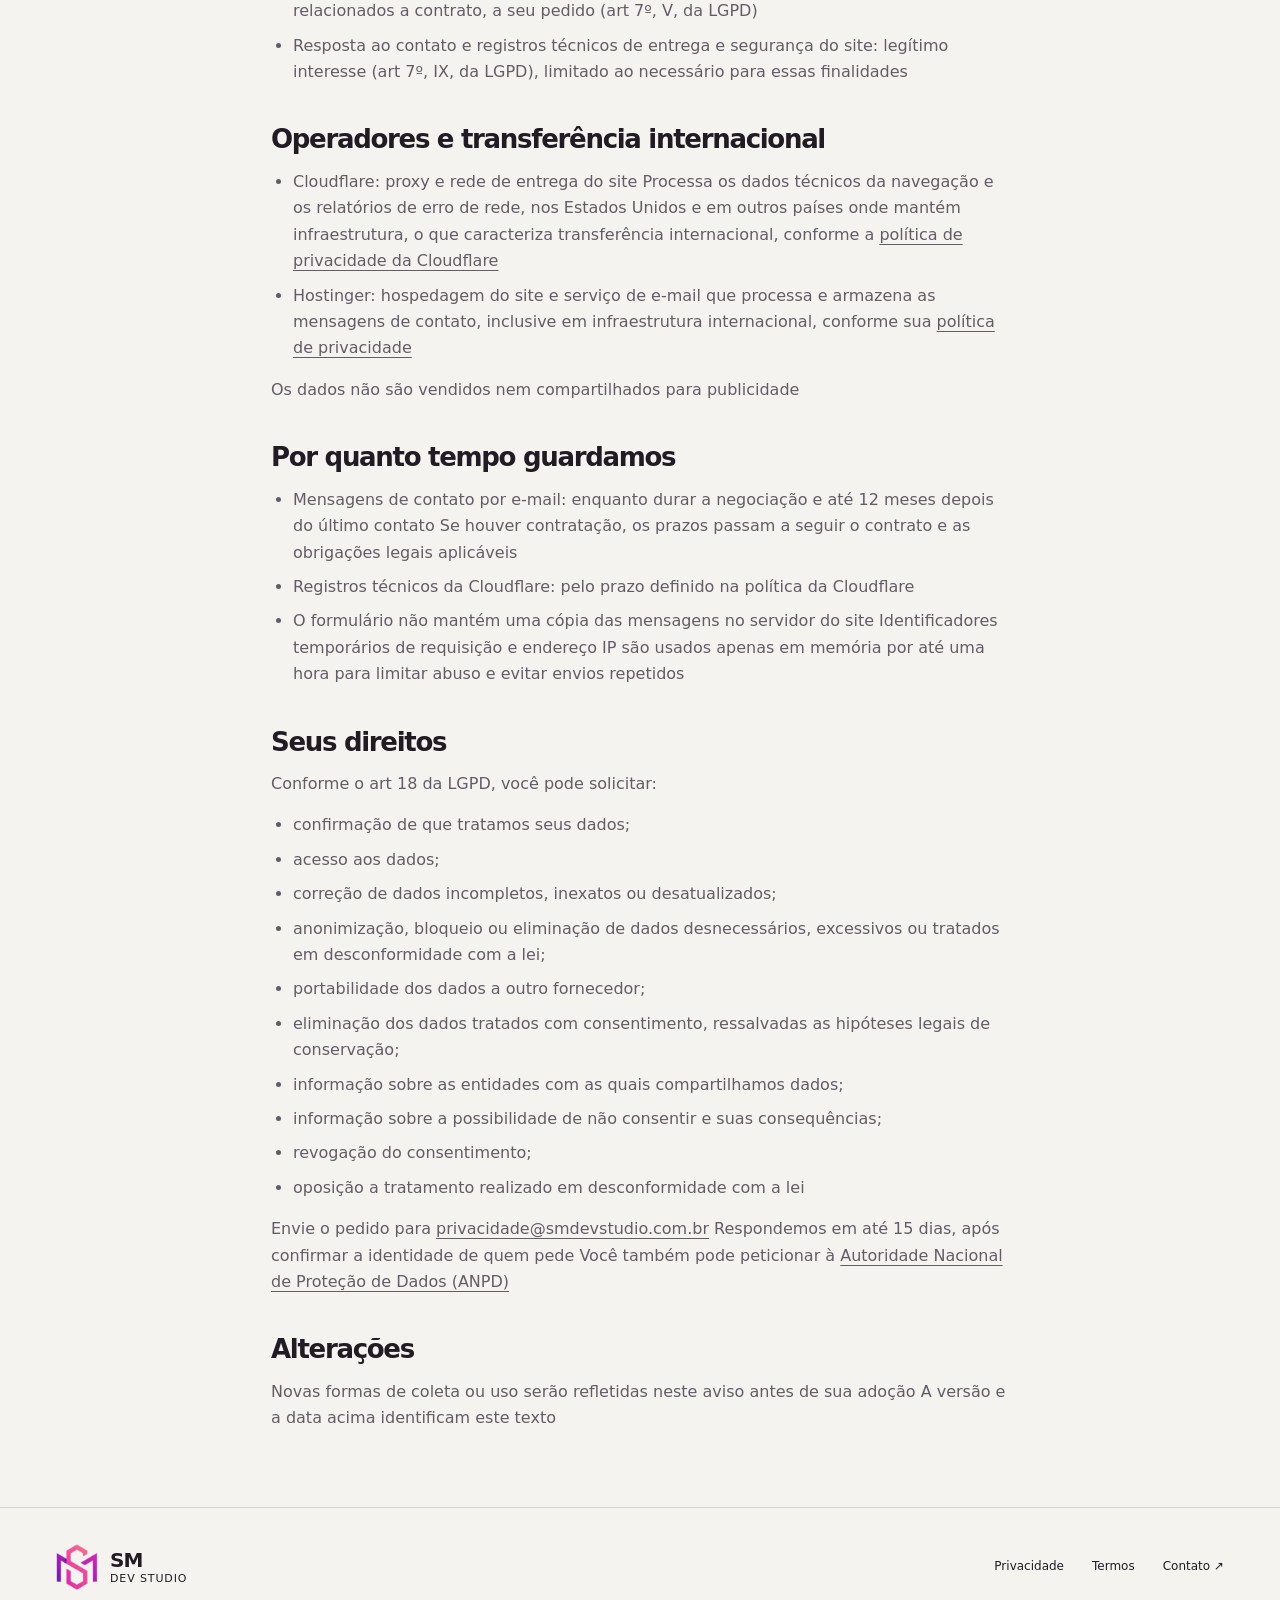
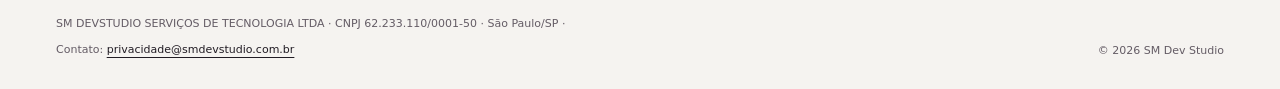
<file: privacidade.html>
<!doctype html>
<html lang="pt-BR">
  <head>
    <meta charset="utf-8" />
    <meta name="viewport" content="width=device-width,initial-scale=1" />
    <title>Privacidade · SM Dev Studio</title>
    <meta
      name="description"
      content="Software sob medida para simplificar sua operação. Design e desenvolvimento que começam pelas pessoas e pelo seu negócio."
    />
    <meta name="theme-color" content="#f5f3f0" />
    <link rel="icon" href="assets/logo-sm-web.webp" />
    <link rel="stylesheet" href="styles.css" />
    <script defer src="script.js"></script>
  </head>
  <body>
    <a class="skip" href="#conteudo">Pular para o conteúdo</a>
    <header class="shell">
      <a class="brand" href="index.html" aria-label="SM Dev Studio · início"
        ><img src="assets/logo-sm-web.webp" width="48" height="52" alt="" /><span
          >SM <span class="brand-light">DEV STUDIO</span></span
        ></a
      ><button
        class="menu-toggle"
        aria-expanded="false"
        aria-controls="nav"
        hidden
      >
        Menu
      </button>
      <nav id="nav" aria-label="Principal">
        <a href="index.html#possibilidades">O que criamos</a
        ><a href="index.html#processo">Como fazemos</a
        ><a
          class="nav-contact"
          href="index.html#contato"
          >Vamos conversar <span>↗</span></a
        >
      </nav>
    </header>
    <main id="conteudo">
      <article class="legal shell">
        <a href="index.html">← Voltar ao início</a>
        <p class="eyebrow">TRANSPARÊNCIA</p>
        <h1>Privacidade</h1>
        <p class="legal-date">
          Versão 2 · Atualizada em 22 de outubro de 2026
        </p>
        <h2>Sobre este aviso</h2>
        <p>
          Este aviso trata da navegação no site institucional da SM Dev Studio e
          do contato comercial iniciado a partir dele, conforme a Lei Geral de
          Proteção de Dados (Lei nº 13.709/2018)
        </p>
        <h2>Quem é o controlador</h2>
        <p>
          SM DEVSTUDIO SERVIÇOS DE TECNOLOGIA LTDA, CNPJ 62.233.110/0001-50,
          com sede em São Paulo/SP O encarregado pelo tratamento de dados
          pessoais é Fernando Santana, que atende pelo e-mail
          <a href="mailto:privacidade@smdevstudio.com.br"
            >privacidade@smdevstudio.com.br</a
          >
          ou pelo
          <a
            href="index.html#contato"
            >formulário de contato</a
          >
        </p>
        <h2>Navegação no site</h2>
        <p>
          O site possui um formulário de contato, mas não utiliza cadastro, analytics, publicidade nem
          rastreamento Não cria cookies e não usa armazenamento local do
          navegador
        </p>
        <p>
          Para entregar as páginas e proteger o site, a Cloudflare atua entre o
          seu navegador e o servidor Ela recebe endereço IP, horário, endereço
          solicitado, dados do navegador e outras informações técnicas da
          requisição, além de relatórios de erro de rede (NEL) que o navegador
          pode enviar quando uma página não carrega O servidor de origem não
          grava registros de acesso
        </p>
        <h2>Formulário de contato e e-mail</h2>
        <p>
          Tratamos o nome, e-mail, empresa opcional e mensagem que você informa
          no formulário para responder ao contato, entender sua necessidade e
          preparar uma eventual proposta O envio é realizado pela Hostinger
          para contato@smdevstudio.com.br Não envie senhas, chaves, documentos
          ou dados sensíveis neste formulário
        </p>
        <h2>Informações para planejar seu projeto</h2>
        <p>
          As informações compartilhadas na conversa comercial são utilizadas
          para compreender o contexto, avaliar a viabilidade e preparar uma
          proposta com escopo, etapas, prazo e investimento Solicitamos apenas
          o necessário para essa avaliação Sempre que possível, descreva
          processos com exemplos fictícios, sem dados pessoais de clientes ou
          colaboradores
        </p>
        <p>
          Se o projeto avançar, o acesso a dados, as responsabilidades de
          tratamento e as medidas de proteção serão definidos conforme a solução
          e formalizados na contratação A conversa inicial não autoriza acesso
          aos seus sistemas nem o uso de dados para outras finalidades Consulte
          os <a href="termos.html">Termos de uso</a> para conhecer o processo de
          contratação
        </p>
        <h2>Bases legais</h2>
        <ul>
          <li>
            Avaliação de viabilidade e preparação de proposta: procedimentos
            preliminares relacionados a contrato, a seu pedido (art 7º, V, da
            LGPD)
          </li>
          <li>
            Resposta ao contato e registros técnicos de entrega e segurança do
            site: legítimo interesse (art 7º, IX, da LGPD), limitado ao
            necessário para essas finalidades
          </li>
        </ul>
        <h2>Operadores e transferência internacional</h2>
        <ul>
          <li>
            Cloudflare: proxy e rede de entrega do site Processa os dados
            técnicos da navegação e os relatórios de erro de rede, nos Estados
            Unidos e em outros países onde mantém infraestrutura, o que
            caracteriza transferência internacional, conforme a
            <a
              href="https://www.cloudflare.com/privacypolicy/"
              target="_blank"
              rel="noopener noreferrer"
              >política de privacidade da Cloudflare</a
            >
          </li>
          <li>
            Hostinger: hospedagem do site e serviço de e-mail que processa e
            armazena as mensagens de contato, inclusive em infraestrutura
            internacional, conforme sua
            <a href="https://www.hostinger.com/legal/privacy-policy" target="_blank" rel="noopener noreferrer">política de privacidade</a>
          </li>
        </ul>
        <p>
          Os dados não são vendidos nem compartilhados para publicidade
        </p>
        <h2>Por quanto tempo guardamos</h2>
        <ul>
          <li>
            Mensagens de contato por e-mail: enquanto durar a negociação e até 12 meses
            depois do último contato Se houver contratação, os prazos passam a
            seguir o contrato e as obrigações legais aplicáveis
          </li>
          <li>
            Registros técnicos da Cloudflare: pelo prazo definido na política
            da Cloudflare
          </li>
          <li>O formulário não mantém uma cópia das mensagens no servidor do site
            Identificadores temporários de requisição e endereço IP são usados
            apenas em memória por até uma hora para limitar abuso e evitar envios repetidos</li>
        </ul>
        <h2>Seus direitos</h2>
        <p>Conforme o art 18 da LGPD, você pode solicitar:</p>
        <ul>
          <li>confirmação de que tratamos seus dados;</li>
          <li>acesso aos dados;</li>
          <li>correção de dados incompletos, inexatos ou desatualizados;</li>
          <li>
            anonimização, bloqueio ou eliminação de dados desnecessários,
            excessivos ou tratados em desconformidade com a lei;
          </li>
          <li>portabilidade dos dados a outro fornecedor;</li>
          <li>
            eliminação dos dados tratados com consentimento, ressalvadas as
            hipóteses legais de conservação;
          </li>
          <li>
            informação sobre as entidades com as quais compartilhamos dados;
          </li>
          <li>
            informação sobre a possibilidade de não consentir e suas
            consequências;
          </li>
          <li>revogação do consentimento;</li>
          <li>oposição a tratamento realizado em desconformidade com a lei</li>
        </ul>
        <p>
          Envie o pedido para
          <a href="mailto:privacidade@smdevstudio.com.br"
            >privacidade@smdevstudio.com.br</a
          >
          Respondemos em até 15 dias, após confirmar a
          identidade de quem pede Você também pode peticionar à
          <a
            href="https://www.gov.br/anpd/"
            target="_blank"
            rel="noopener noreferrer"
            >Autoridade Nacional de Proteção de Dados (ANPD)</a
          >
        </p>
        <h2>Alterações</h2>
        <p>
          Novas formas de coleta ou uso serão refletidas neste aviso antes de
          sua adoção A versão e a data acima identificam este texto
        </p>
      </article>
    </main>
    <footer class="shell">
      <a class="brand" href="index.html"
        ><img
          src="assets/logo-sm-web.webp"
          width="40"
          height="43"
          alt=""
        /><span>SM <span class="brand-light">DEV STUDIO</span></span></a
      ><span class="copyright">© 2026 SM Dev Studio</span>
      <nav aria-label="Informações">
        <a href="privacidade.html">Privacidade</a
        ><a href="termos.html">Termos</a
        ><a
          href="index.html#contato"
          >Contato ↗</a
        >
      </nav>
      <p class="company">
        SM DEVSTUDIO SERVIÇOS DE TECNOLOGIA LTDA · CNPJ 62.233.110/0001-50 ·
        São Paulo/SP · Contato:
        <a href="mailto:privacidade@smdevstudio.com.br"
          >privacidade@smdevstudio.com.br</a
        >
      </p>
    </footer>
  </body>
</html>
</file>
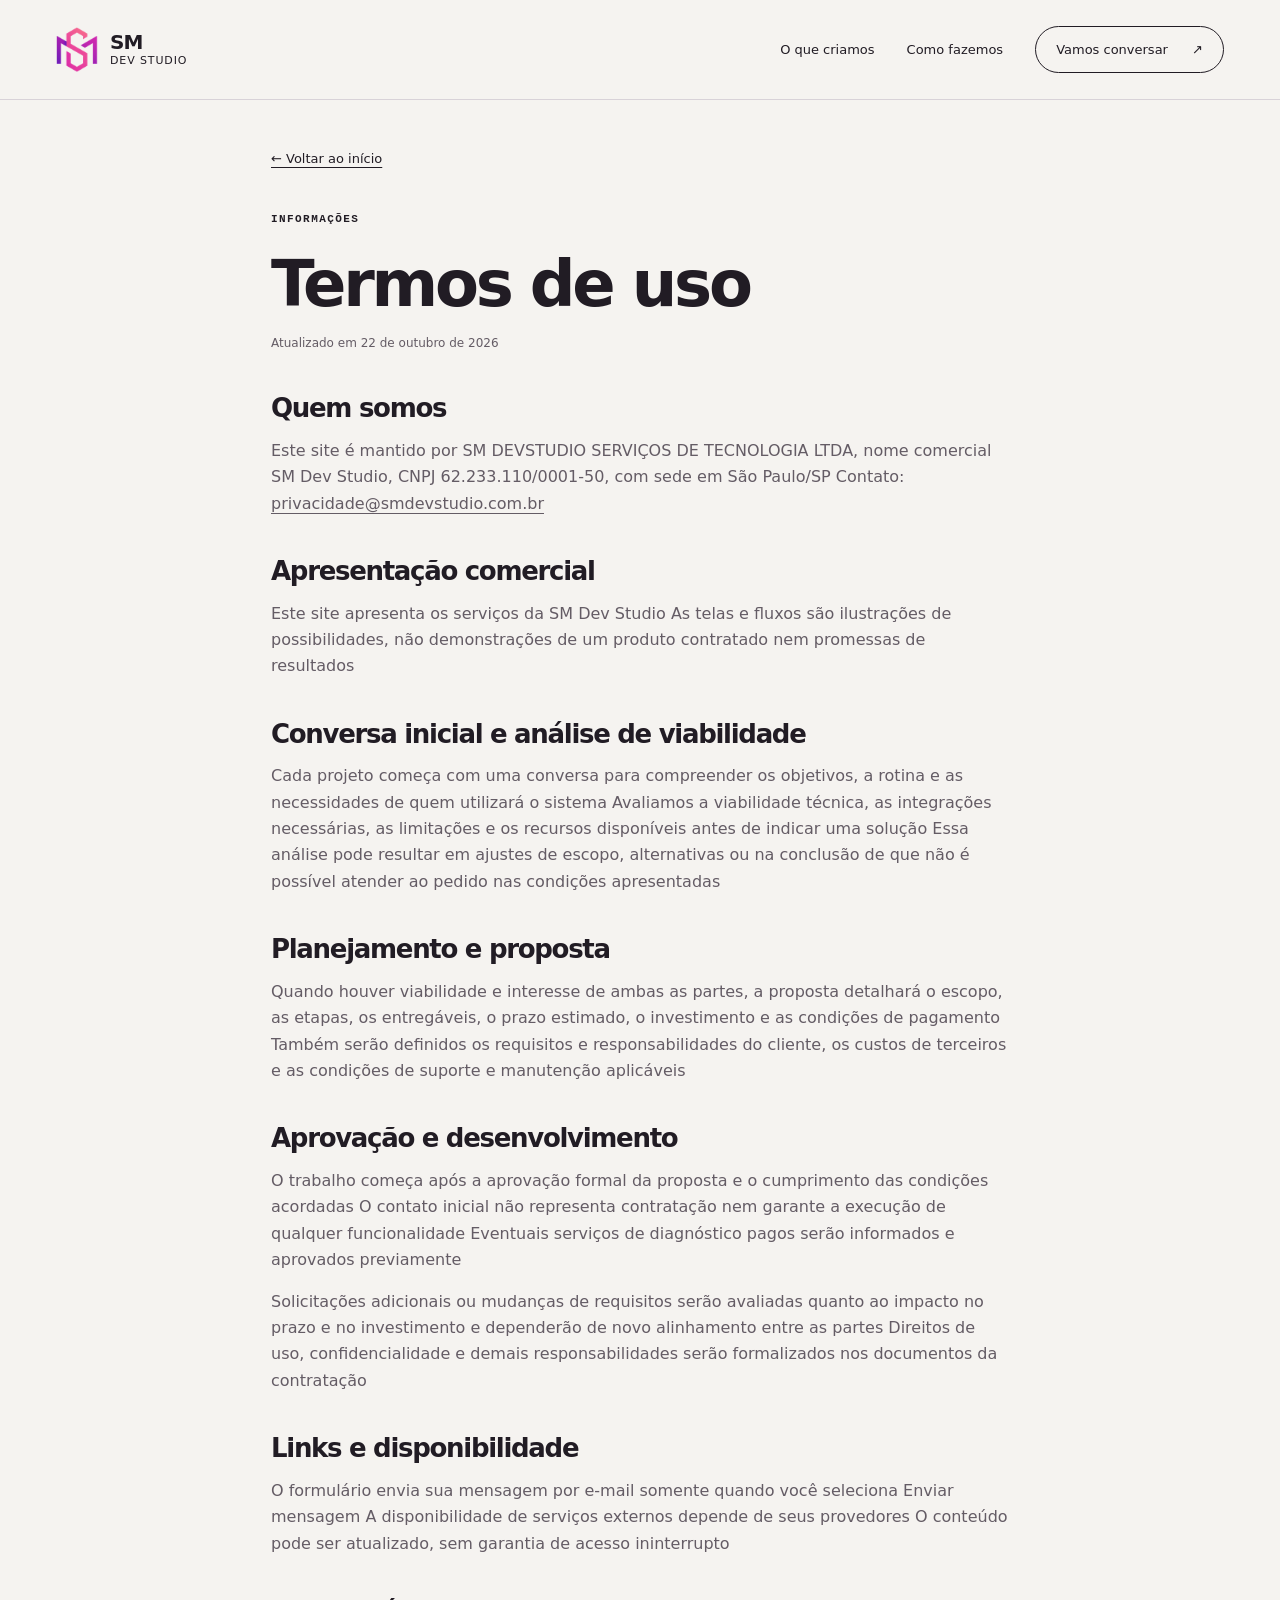
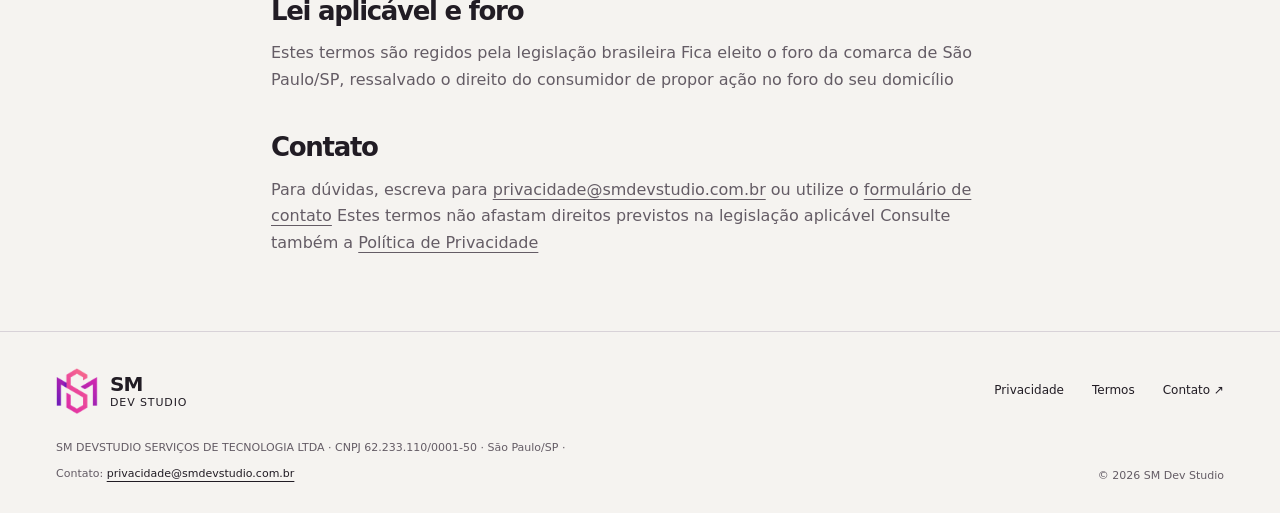
<file: termos.html>
<!doctype html>
<html lang="pt-BR">
  <head>
    <meta charset="utf-8" />
    <meta name="viewport" content="width=device-width,initial-scale=1" />
    <title>Termos de uso · SM Dev Studio</title>
    <meta
      name="description"
      content="Software sob medida para simplificar sua operação. Design e desenvolvimento que começam pelas pessoas e pelo seu negócio."
    />
    <meta name="theme-color" content="#f5f3f0" />
    <link rel="icon" href="assets/logo-sm-web.webp" />
    <link rel="stylesheet" href="styles.css" />
    <script defer src="script.js"></script>
  </head>
  <body>
    <a class="skip" href="#conteudo">Pular para o conteúdo</a>
    <header class="shell">
      <a class="brand" href="index.html" aria-label="SM Dev Studio · início"
        ><img src="assets/logo-sm-web.webp" width="48" height="52" alt="" /><span
          >SM <span class="brand-light">DEV STUDIO</span></span
        ></a
      ><button
        class="menu-toggle"
        aria-expanded="false"
        aria-controls="nav"
        hidden
      >
        Menu
      </button>
      <nav id="nav" aria-label="Principal">
        <a href="index.html#possibilidades">O que criamos</a
        ><a href="index.html#processo">Como fazemos</a
        ><a
          class="nav-contact"
          href="index.html#contato"
          >Vamos conversar <span>↗</span></a
        >
      </nav>
    </header>
    <main id="conteudo">
      <article class="legal shell">
        <a href="index.html">← Voltar ao início</a>
        <p class="eyebrow">INFORMAÇÕES</p>
        <h1>Termos de uso</h1>
        <p class="legal-date">Atualizado em 22 de outubro de 2026</p>
        <h2>Quem somos</h2>
        <p>
          Este site é mantido por SM DEVSTUDIO SERVIÇOS DE TECNOLOGIA LTDA,
          nome comercial SM Dev Studio, CNPJ 62.233.110/0001-50, com sede em
          São Paulo/SP Contato:
          <a href="mailto:privacidade@smdevstudio.com.br"
            >privacidade@smdevstudio.com.br</a
          >
        </p>
        <h2>Apresentação comercial</h2>
        <p>
          Este site apresenta os serviços da SM Dev Studio As telas e fluxos
          são ilustrações de possibilidades, não demonstrações de um produto
          contratado nem promessas de resultados
        </p>
        <h2>Conversa inicial e análise de viabilidade</h2>
        <p>
          Cada projeto começa com uma conversa para compreender os objetivos, a
          rotina e as necessidades de quem utilizará o sistema Avaliamos a
          viabilidade técnica, as integrações necessárias, as limitações e os
          recursos disponíveis antes de indicar uma solução Essa análise pode
          resultar em ajustes de escopo, alternativas ou na conclusão de que não
          é possível atender ao pedido nas condições apresentadas
        </p>
        <h2>Planejamento e proposta</h2>
        <p>
          Quando houver viabilidade e interesse de ambas as partes, a proposta
          detalhará o escopo, as etapas, os entregáveis, o prazo estimado, o
          investimento e as condições de pagamento Também serão definidos os
          requisitos e responsabilidades do cliente, os custos de terceiros e as
          condições de suporte e manutenção aplicáveis
        </p>
        <h2>Aprovação e desenvolvimento</h2>
        <p>
          O trabalho começa após a aprovação formal da proposta e o cumprimento
          das condições acordadas O contato inicial não representa contratação
          nem garante a execução de qualquer funcionalidade Eventuais serviços
          de diagnóstico pagos serão informados e aprovados previamente
        </p>
        <p>
          Solicitações adicionais ou mudanças de requisitos serão avaliadas
          quanto ao impacto no prazo e no investimento e dependerão de novo
          alinhamento entre as partes Direitos de uso, confidencialidade e
          demais responsabilidades serão formalizados nos documentos da
          contratação
        </p>
        <h2>Links e disponibilidade</h2>
        <p>
          O formulário envia sua mensagem por e-mail somente quando você
          seleciona Enviar mensagem A disponibilidade de serviços externos depende de
          seus provedores O conteúdo pode ser atualizado, sem garantia de
          acesso ininterrupto
        </p>
        <h2>Lei aplicável e foro</h2>
        <p>
          Estes termos são regidos pela legislação brasileira Fica eleito o
          foro da comarca de São Paulo/SP, ressalvado o direito do consumidor de
          propor ação no foro do seu domicílio
        </p>
        <h2>Contato</h2>
        <p>
          Para dúvidas, escreva para
          <a href="mailto:privacidade@smdevstudio.com.br"
            >privacidade@smdevstudio.com.br</a
          >
          ou utilize o
          <a
            href="index.html#contato"
            >formulário de contato</a
          > Estes termos não afastam direitos previstos na legislação
          aplicável Consulte também a
          <a href="privacidade.html">Política de Privacidade</a>
        </p>
      </article>
    </main>
    <footer class="shell">
      <a class="brand" href="index.html"
        ><img
          src="assets/logo-sm-web.webp"
          width="40"
          height="43"
          alt=""
        /><span>SM <span class="brand-light">DEV STUDIO</span></span></a
      ><span class="copyright">© 2026 SM Dev Studio</span>
      <nav aria-label="Informações">
        <a href="privacidade.html">Privacidade</a
        ><a href="termos.html">Termos</a
        ><a
          href="index.html#contato"
          >Contato ↗</a
        >
      </nav>
      <p class="company">
        SM DEVSTUDIO SERVIÇOS DE TECNOLOGIA LTDA · CNPJ 62.233.110/0001-50 ·
        São Paulo/SP · Contato:
        <a href="mailto:privacidade@smdevstudio.com.br"
          >privacidade@smdevstudio.com.br</a
        >
      </p>
    </footer>
  </body>
</html>
</file>
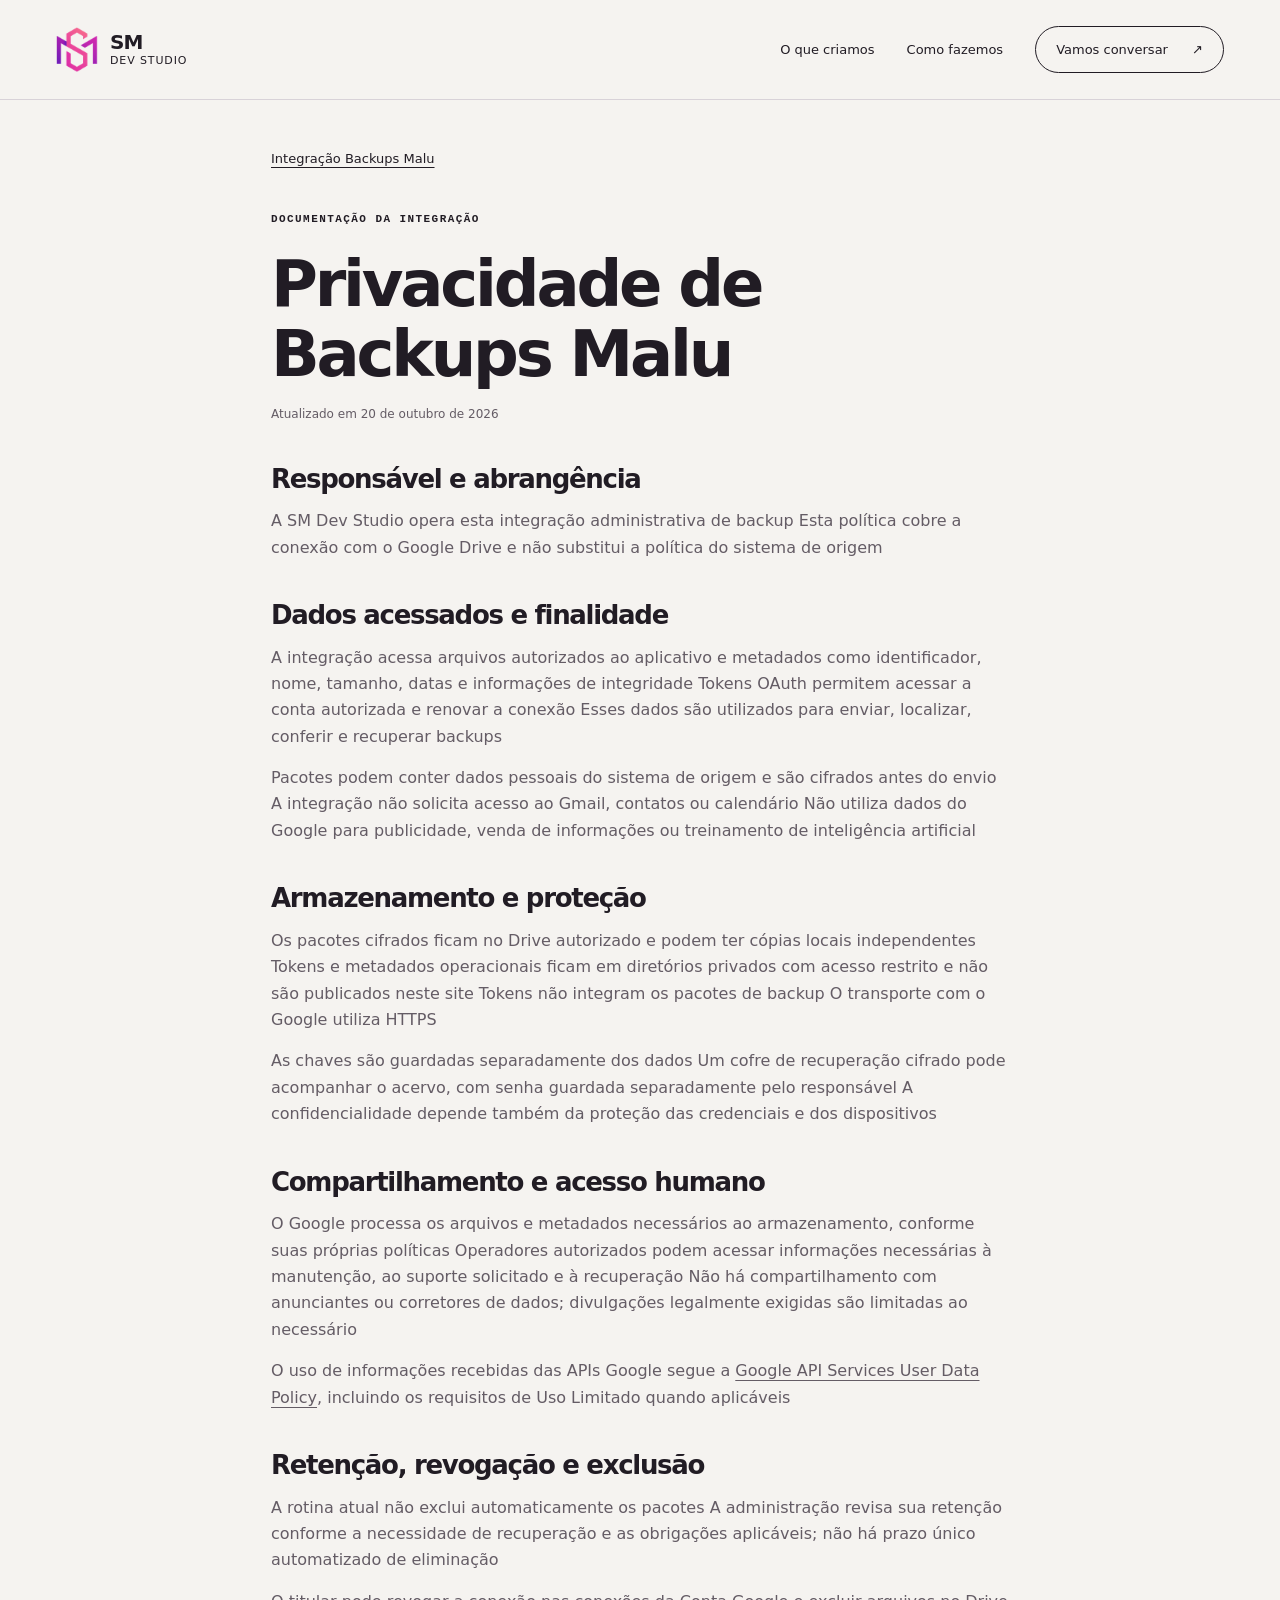
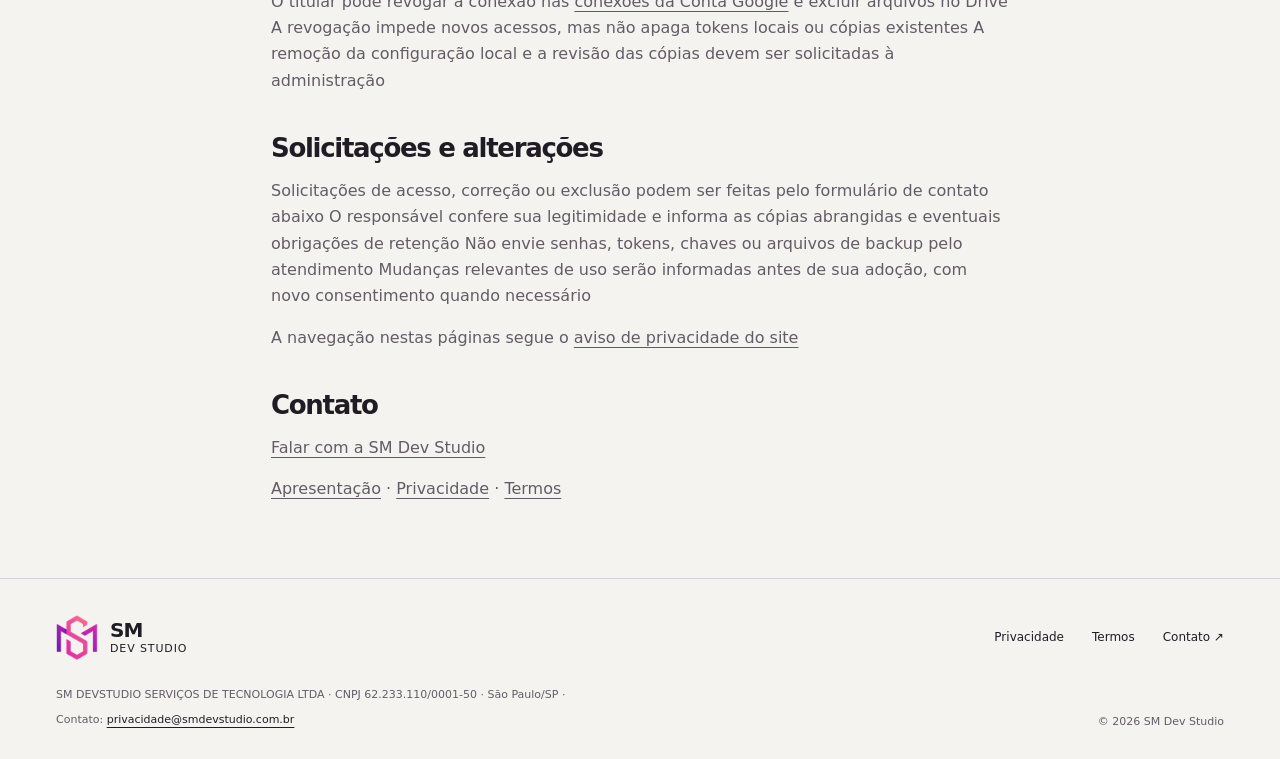
<file: integracoes/backups-malu/privacidade.html>
<!doctype html>
<html lang="pt-BR">
  <head>
    <meta charset="utf-8" />
    <meta name="viewport" content="width=device-width,initial-scale=1" />
    <title>Privacidade de Backups Malu · SM Dev Studio</title>
    <meta
      name="description"
      content="Informações sobre finalidade, autorização e proteção de dados da integração Backups Malu."
    />
    <meta name="robots" content="noindex,follow" />
    <meta name="theme-color" content="#f5f3f0" />
    <link rel="icon" href="../../assets/logo-sm-web.webp" />
    <link rel="stylesheet" href="../../styles.css" />
    <script defer src="../../script.js"></script>
  </head>
  <body>
    <a class="skip" href="#conteudo">Pular para o conteúdo</a>
    <header class="shell">
      <a
        class="brand"
        href="../../index.html"
        aria-label="SM Dev Studio · início"
        ><img
          src="../../assets/logo-sm-web.webp"
          width="48"
          height="52"
          alt=""
        /><span>SM <span class="brand-light">DEV STUDIO</span></span></a
      ><button
        class="menu-toggle"
        aria-expanded="false"
        aria-controls="nav"
        hidden
      >
        Menu
      </button>
      <nav id="nav" aria-label="Principal">
        <a href="../../index.html#possibilidades">O que criamos</a
        ><a href="../../index.html#processo">Como fazemos</a
        ><a
          class="nav-contact"
          href="../../index.html#contato"
          >Vamos conversar <span>↗</span></a
        >
      </nav>
    </header>
    <main id="conteudo">
      <article class="legal shell">
        <a href="index.html">Integração Backups Malu</a>
        <p class="eyebrow">DOCUMENTAÇÃO DA INTEGRAÇÃO</p>
        <h1>Privacidade de Backups Malu</h1>
        <p class="legal-date">Atualizado em 20 de outubro de 2026</p>
        <h2>Responsável e abrangência</h2>
        <p>
          A SM Dev Studio opera esta integração administrativa de backup Esta
          política cobre a conexão com o Google Drive e não substitui a política
          do sistema de origem
        </p>
        <h2>Dados acessados e finalidade</h2>
        <p>
          A integração acessa arquivos autorizados ao aplicativo e metadados
          como identificador, nome, tamanho, datas e informações de integridade
          Tokens OAuth permitem acessar a conta autorizada e renovar a conexão
          Esses dados são utilizados para enviar, localizar, conferir e
          recuperar backups
        </p>
        <p>
          Pacotes podem conter dados pessoais do sistema de origem e são
          cifrados antes do envio A integração não solicita acesso ao Gmail,
          contatos ou calendário Não utiliza dados do Google para publicidade,
          venda de informações ou treinamento de inteligência artificial
        </p>
        <h2>Armazenamento e proteção</h2>
        <p>
          Os pacotes cifrados ficam no Drive autorizado e podem ter cópias
          locais independentes Tokens e metadados operacionais ficam em
          diretórios privados com acesso restrito e não são publicados neste
          site Tokens não integram os pacotes de backup O transporte com o
          Google utiliza HTTPS
        </p>
        <p>
          As chaves são guardadas separadamente dos dados Um cofre de
          recuperação cifrado pode acompanhar o acervo, com senha guardada
          separadamente pelo responsável A confidencialidade depende também da
          proteção das credenciais e dos dispositivos
        </p>
        <h2>Compartilhamento e acesso humano</h2>
        <p>
          O Google processa os arquivos e metadados necessários ao
          armazenamento, conforme suas próprias políticas Operadores
          autorizados podem acessar informações necessárias à manutenção, ao
          suporte solicitado e à recuperação Não há compartilhamento com
          anunciantes ou corretores de dados; divulgações legalmente exigidas
          são limitadas ao necessário
        </p>
        <p>
          O uso de informações recebidas das APIs Google segue a
          <a
            href="https://developers.google.com/terms/api-services-user-data-policy"
            target="_blank"
            rel="noopener noreferrer"
            >Google API Services User Data Policy</a
          >, incluindo os requisitos de Uso Limitado quando aplicáveis
        </p>
        <h2>Retenção, revogação e exclusão</h2>
        <p>
          A rotina atual não exclui automaticamente os pacotes A administração
          revisa sua retenção conforme a necessidade de recuperação e as
          obrigações aplicáveis; não há prazo único automatizado de eliminação
        </p>
        <p>
          O titular pode revogar a conexão nas
          <a
            href="https://myaccount.google.com/connections"
            target="_blank"
            rel="noopener noreferrer"
            >conexões da Conta Google</a
          >
          e excluir arquivos no Drive A revogação impede novos acessos, mas não
          apaga tokens locais ou cópias existentes A remoção da configuração
          local e a revisão das cópias devem ser solicitadas à administração
        </p>
        <h2>Solicitações e alterações</h2>
        <p>
          Solicitações de acesso, correção ou exclusão podem ser feitas pelo
          formulário de contato abaixo O responsável confere sua legitimidade e informa as
          cópias abrangidas e eventuais obrigações de retenção Não envie
          senhas, tokens, chaves ou arquivos de backup pelo atendimento
          Mudanças relevantes de uso serão informadas antes de sua adoção, com
          novo consentimento quando necessário
        </p>
        <p>
          A navegação nestas páginas segue o
          <a href="../../privacidade.html">aviso de privacidade do site</a>
        </p>
        <h2>Contato</h2>
        <p>
          <a
            href="../../index.html#contato"
            >Falar com a SM Dev Studio</a
          >
        </p>
        <p>
          <a href="index.html">Apresentação</a> ·
          <a href="privacidade.html">Privacidade</a> ·
          <a href="termos.html">Termos</a>
        </p>
      </article>
    </main>
    <footer class="shell">
      <a class="brand" href="../../index.html"
        ><img
          src="../../assets/logo-sm-web.webp"
          width="40"
          height="43"
          alt=""
        /><span>SM <span class="brand-light">DEV STUDIO</span></span></a
      ><span class="copyright">© 2026 SM Dev Studio</span>
      <nav aria-label="Informações">
        <a href="privacidade.html">Privacidade</a
        ><a href="termos.html">Termos</a
        ><a
          href="../../index.html#contato"
          >Contato ↗</a
        >
      </nav>
      <p class="company">
        SM DEVSTUDIO SERVIÇOS DE TECNOLOGIA LTDA · CNPJ 62.233.110/0001-50 ·
        São Paulo/SP · Contato:
        <a href="mailto:privacidade@smdevstudio.com.br"
          >privacidade@smdevstudio.com.br</a
        >
      </p>
    </footer>
  </body>
</html>
</file>
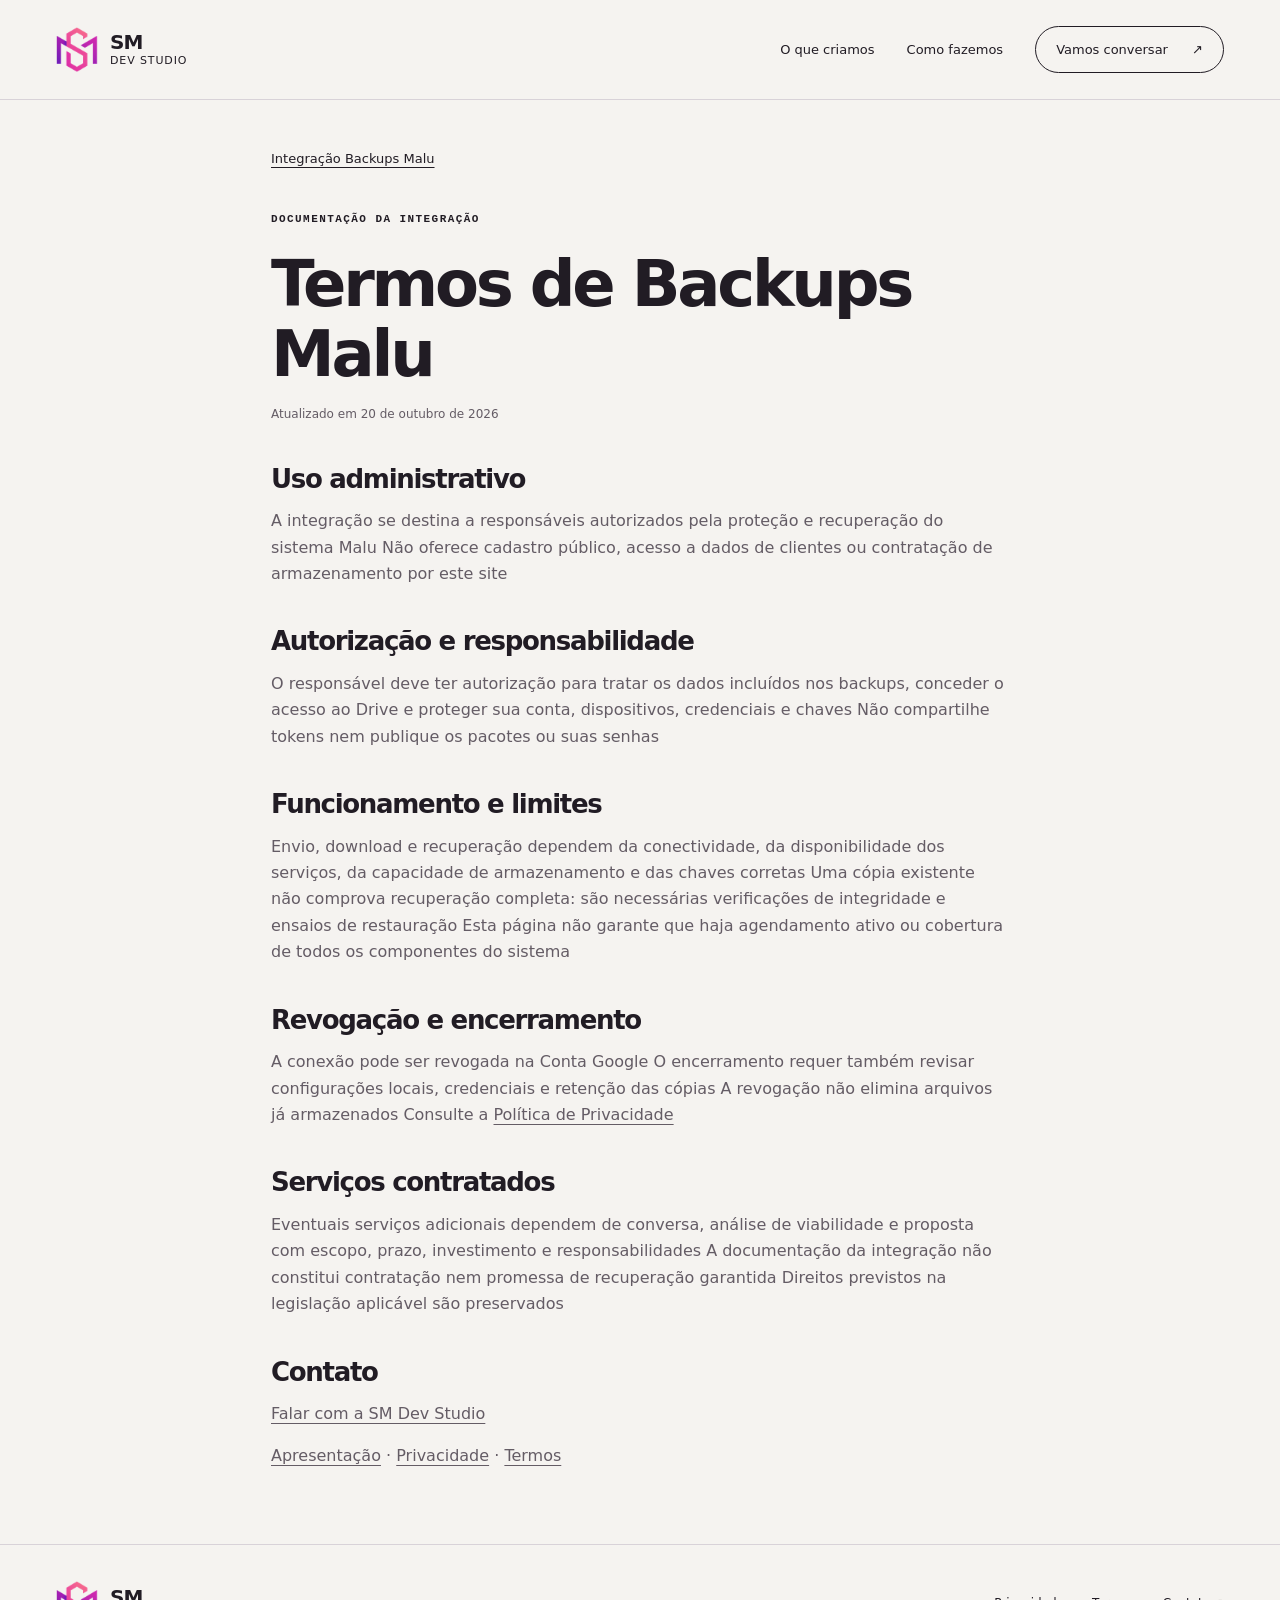
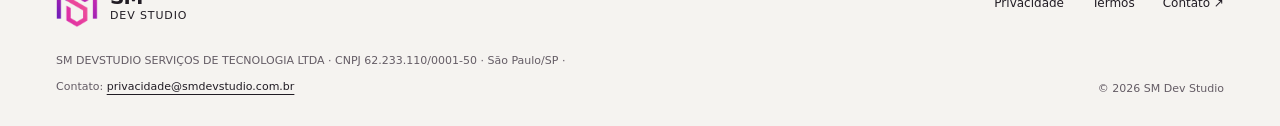
<file: integracoes/backups-malu/termos.html>
<!doctype html>
<html lang="pt-BR">
  <head>
    <meta charset="utf-8" />
    <meta name="viewport" content="width=device-width,initial-scale=1" />
    <title>Termos de Backups Malu · SM Dev Studio</title>
    <meta
      name="description"
      content="Informações sobre finalidade, autorização e proteção de dados da integração Backups Malu."
    />
    <meta name="robots" content="noindex,follow" />
    <meta name="theme-color" content="#f5f3f0" />
    <link rel="icon" href="../../assets/logo-sm-web.webp" />
    <link rel="stylesheet" href="../../styles.css" />
    <script defer src="../../script.js"></script>
  </head>
  <body>
    <a class="skip" href="#conteudo">Pular para o conteúdo</a>
    <header class="shell">
      <a
        class="brand"
        href="../../index.html"
        aria-label="SM Dev Studio · início"
        ><img
          src="../../assets/logo-sm-web.webp"
          width="48"
          height="52"
          alt=""
        /><span>SM <span class="brand-light">DEV STUDIO</span></span></a
      ><button
        class="menu-toggle"
        aria-expanded="false"
        aria-controls="nav"
        hidden
      >
        Menu
      </button>
      <nav id="nav" aria-label="Principal">
        <a href="../../index.html#possibilidades">O que criamos</a
        ><a href="../../index.html#processo">Como fazemos</a
        ><a
          class="nav-contact"
          href="../../index.html#contato"
          >Vamos conversar <span>↗</span></a
        >
      </nav>
    </header>
    <main id="conteudo">
      <article class="legal shell">
        <a href="index.html">Integração Backups Malu</a>
        <p class="eyebrow">DOCUMENTAÇÃO DA INTEGRAÇÃO</p>
        <h1>Termos de Backups Malu</h1>
        <p class="legal-date">Atualizado em 20 de outubro de 2026</p>
        <h2>Uso administrativo</h2>
        <p>
          A integração se destina a responsáveis autorizados pela proteção e
          recuperação do sistema Malu Não oferece cadastro público, acesso a
          dados de clientes ou contratação de armazenamento por este site
        </p>
        <h2>Autorização e responsabilidade</h2>
        <p>
          O responsável deve ter autorização para tratar os dados incluídos nos
          backups, conceder o acesso ao Drive e proteger sua conta,
          dispositivos, credenciais e chaves Não compartilhe tokens nem
          publique os pacotes ou suas senhas
        </p>
        <h2>Funcionamento e limites</h2>
        <p>
          Envio, download e recuperação dependem da conectividade, da
          disponibilidade dos serviços, da capacidade de armazenamento e das
          chaves corretas Uma cópia existente não comprova recuperação
          completa: são necessárias verificações de integridade e ensaios de
          restauração Esta página não garante que haja agendamento ativo ou
          cobertura de todos os componentes do sistema
        </p>
        <h2>Revogação e encerramento</h2>
        <p>
          A conexão pode ser revogada na Conta Google O encerramento requer
          também revisar configurações locais, credenciais e retenção das
          cópias A revogação não elimina arquivos já armazenados Consulte a
          <a href="privacidade.html">Política de Privacidade</a>
        </p>
        <h2>Serviços contratados</h2>
        <p>
          Eventuais serviços adicionais dependem de conversa, análise de
          viabilidade e proposta com escopo, prazo, investimento e
          responsabilidades A documentação da integração não constitui
          contratação nem promessa de recuperação garantida Direitos previstos
          na legislação aplicável são preservados
        </p>
        <h2>Contato</h2>
        <p>
          <a
            href="../../index.html#contato"
            >Falar com a SM Dev Studio</a
          >
        </p>
        <p>
          <a href="index.html">Apresentação</a> ·
          <a href="privacidade.html">Privacidade</a> ·
          <a href="termos.html">Termos</a>
        </p>
      </article>
    </main>
    <footer class="shell">
      <a class="brand" href="../../index.html"
        ><img
          src="../../assets/logo-sm-web.webp"
          width="40"
          height="43"
          alt=""
        /><span>SM <span class="brand-light">DEV STUDIO</span></span></a
      ><span class="copyright">© 2026 SM Dev Studio</span>
      <nav aria-label="Informações">
        <a href="privacidade.html">Privacidade</a
        ><a href="termos.html">Termos</a
        ><a
          href="../../index.html#contato"
          >Contato ↗</a
        >
      </nav>
      <p class="company">
        SM DEVSTUDIO SERVIÇOS DE TECNOLOGIA LTDA · CNPJ 62.233.110/0001-50 ·
        São Paulo/SP · Contato:
        <a href="mailto:privacidade@smdevstudio.com.br"
          >privacidade@smdevstudio.com.br</a
        >
      </p>
    </footer>
  </body>
</html>
</file>
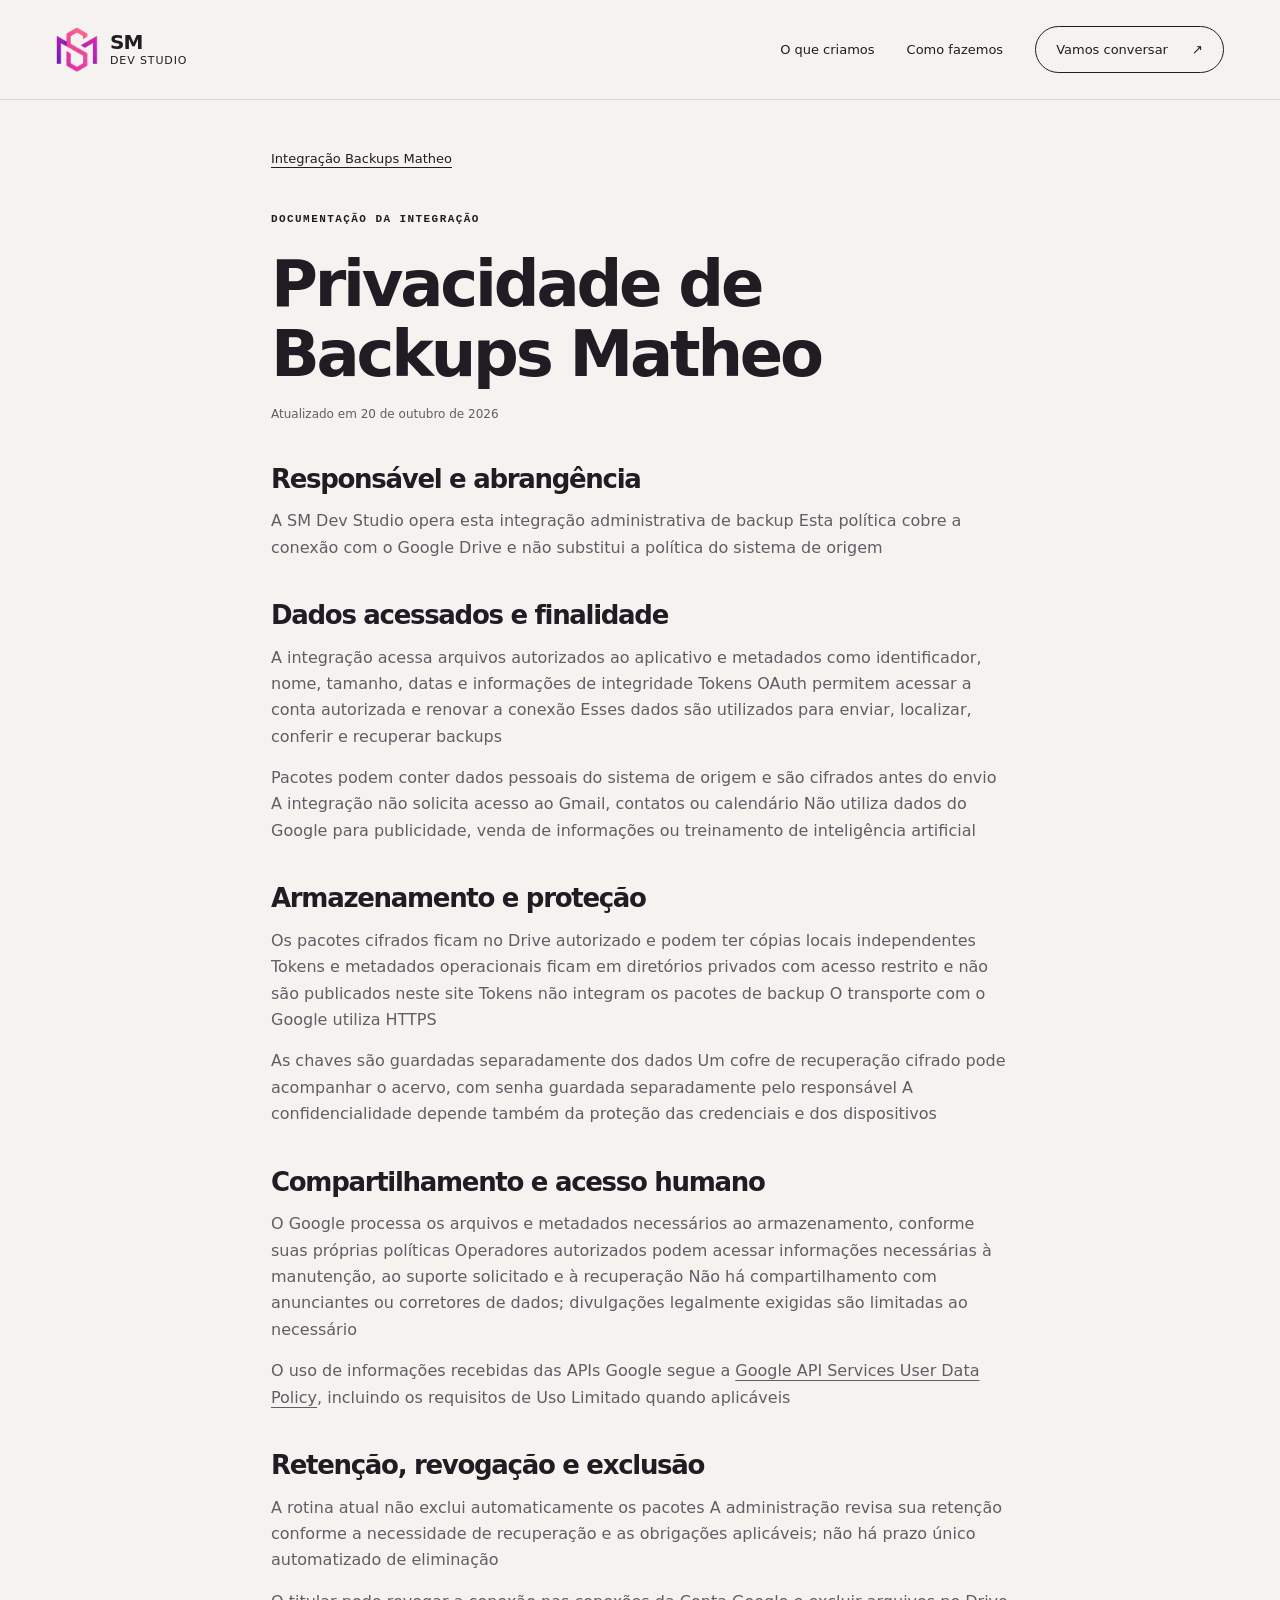
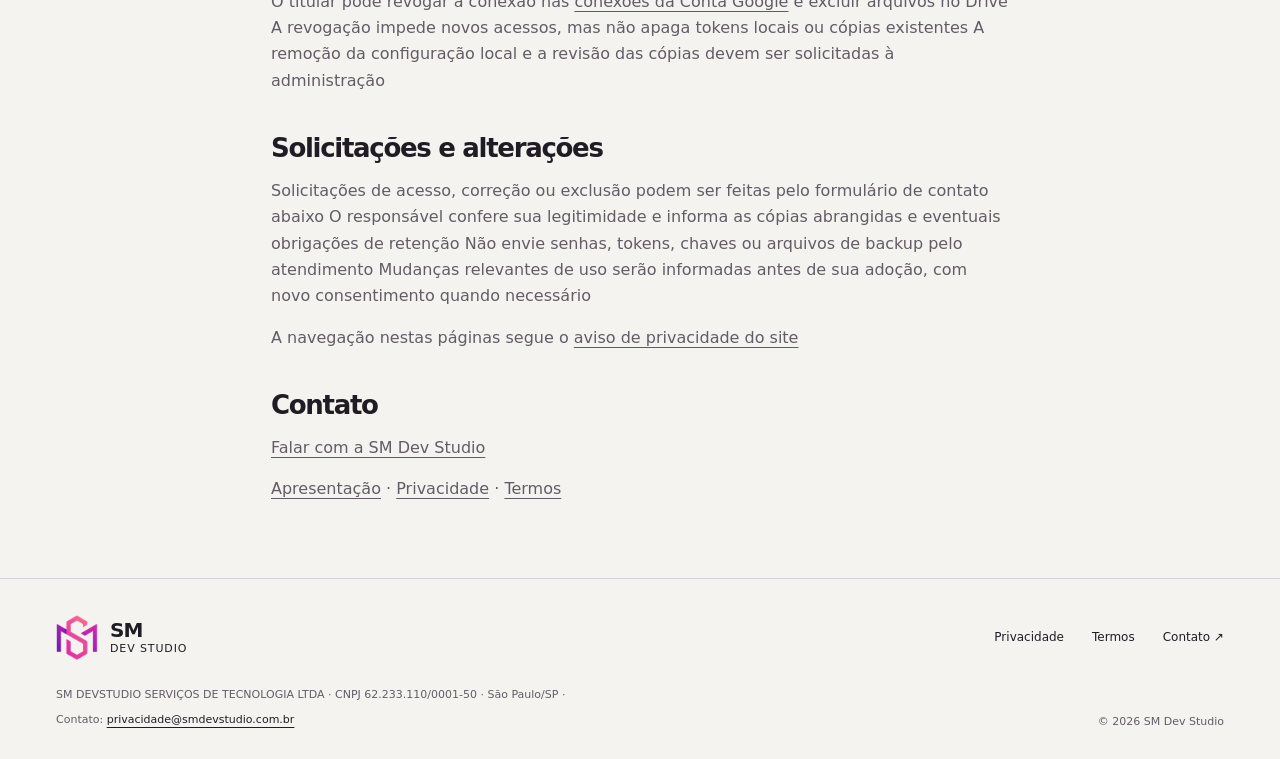
<file: integracoes/backups-matheo/privacidade.html>
<!doctype html>
<html lang="pt-BR">
  <head>
    <meta charset="utf-8" />
    <meta name="viewport" content="width=device-width,initial-scale=1" />
    <title>Privacidade de Backups Matheo · SM Dev Studio</title>
    <meta
      name="description"
      content="Informações sobre finalidade, autorização e proteção de dados da integração Backups Matheo."
    />
    <meta name="robots" content="noindex,follow" />
    <meta name="theme-color" content="#f5f3f0" />
    <link rel="icon" href="../../assets/logo-sm-web.webp" />
    <link rel="stylesheet" href="../../styles.css" />
    <script defer src="../../script.js"></script>
  </head>
  <body>
    <a class="skip" href="#conteudo">Pular para o conteúdo</a>
    <header class="shell">
      <a
        class="brand"
        href="../../index.html"
        aria-label="SM Dev Studio · início"
        ><img
          src="../../assets/logo-sm-web.webp"
          width="48"
          height="52"
          alt=""
        /><span>SM <span class="brand-light">DEV STUDIO</span></span></a
      ><button
        class="menu-toggle"
        aria-expanded="false"
        aria-controls="nav"
        hidden
      >
        Menu
      </button>
      <nav id="nav" aria-label="Principal">
        <a href="../../index.html#possibilidades">O que criamos</a
        ><a href="../../index.html#processo">Como fazemos</a
        ><a
          class="nav-contact"
          href="../../index.html#contato"
          >Vamos conversar <span>↗</span></a
        >
      </nav>
    </header>
    <main id="conteudo">
      <article class="legal shell">
        <a href="index.html">Integração Backups Matheo</a>
        <p class="eyebrow">DOCUMENTAÇÃO DA INTEGRAÇÃO</p>
        <h1>Privacidade de Backups Matheo</h1>
        <p class="legal-date">Atualizado em 20 de outubro de 2026</p>
        <h2>Responsável e abrangência</h2>
        <p>
          A SM Dev Studio opera esta integração administrativa de backup Esta
          política cobre a conexão com o Google Drive e não substitui a política
          do sistema de origem
        </p>
        <h2>Dados acessados e finalidade</h2>
        <p>
          A integração acessa arquivos autorizados ao aplicativo e metadados
          como identificador, nome, tamanho, datas e informações de integridade
          Tokens OAuth permitem acessar a conta autorizada e renovar a conexão
          Esses dados são utilizados para enviar, localizar, conferir e
          recuperar backups
        </p>
        <p>
          Pacotes podem conter dados pessoais do sistema de origem e são
          cifrados antes do envio A integração não solicita acesso ao Gmail,
          contatos ou calendário Não utiliza dados do Google para publicidade,
          venda de informações ou treinamento de inteligência artificial
        </p>
        <h2>Armazenamento e proteção</h2>
        <p>
          Os pacotes cifrados ficam no Drive autorizado e podem ter cópias
          locais independentes Tokens e metadados operacionais ficam em
          diretórios privados com acesso restrito e não são publicados neste
          site Tokens não integram os pacotes de backup O transporte com o
          Google utiliza HTTPS
        </p>
        <p>
          As chaves são guardadas separadamente dos dados Um cofre de
          recuperação cifrado pode acompanhar o acervo, com senha guardada
          separadamente pelo responsável A confidencialidade depende também da
          proteção das credenciais e dos dispositivos
        </p>
        <h2>Compartilhamento e acesso humano</h2>
        <p>
          O Google processa os arquivos e metadados necessários ao
          armazenamento, conforme suas próprias políticas Operadores
          autorizados podem acessar informações necessárias à manutenção, ao
          suporte solicitado e à recuperação Não há compartilhamento com
          anunciantes ou corretores de dados; divulgações legalmente exigidas
          são limitadas ao necessário
        </p>
        <p>
          O uso de informações recebidas das APIs Google segue a
          <a
            href="https://developers.google.com/terms/api-services-user-data-policy"
            target="_blank"
            rel="noopener noreferrer"
            >Google API Services User Data Policy</a
          >, incluindo os requisitos de Uso Limitado quando aplicáveis
        </p>
        <h2>Retenção, revogação e exclusão</h2>
        <p>
          A rotina atual não exclui automaticamente os pacotes A administração
          revisa sua retenção conforme a necessidade de recuperação e as
          obrigações aplicáveis; não há prazo único automatizado de eliminação
        </p>
        <p>
          O titular pode revogar a conexão nas
          <a
            href="https://myaccount.google.com/connections"
            target="_blank"
            rel="noopener noreferrer"
            >conexões da Conta Google</a
          >
          e excluir arquivos no Drive A revogação impede novos acessos, mas não
          apaga tokens locais ou cópias existentes A remoção da configuração
          local e a revisão das cópias devem ser solicitadas à administração
        </p>
        <h2>Solicitações e alterações</h2>
        <p>
          Solicitações de acesso, correção ou exclusão podem ser feitas pelo
          formulário de contato abaixo O responsável confere sua legitimidade e informa as
          cópias abrangidas e eventuais obrigações de retenção Não envie
          senhas, tokens, chaves ou arquivos de backup pelo atendimento
          Mudanças relevantes de uso serão informadas antes de sua adoção, com
          novo consentimento quando necessário
        </p>
        <p>
          A navegação nestas páginas segue o
          <a href="../../privacidade.html">aviso de privacidade do site</a>
        </p>
        <h2>Contato</h2>
        <p>
          <a
            href="../../index.html#contato"
            >Falar com a SM Dev Studio</a
          >
        </p>
        <p>
          <a href="index.html">Apresentação</a> ·
          <a href="privacidade.html">Privacidade</a> ·
          <a href="termos.html">Termos</a>
        </p>
      </article>
    </main>
    <footer class="shell">
      <a class="brand" href="../../index.html"
        ><img
          src="../../assets/logo-sm-web.webp"
          width="40"
          height="43"
          alt=""
        /><span>SM <span class="brand-light">DEV STUDIO</span></span></a
      ><span class="copyright">© 2026 SM Dev Studio</span>
      <nav aria-label="Informações">
        <a href="privacidade.html">Privacidade</a
        ><a href="termos.html">Termos</a
        ><a
          href="../../index.html#contato"
          >Contato ↗</a
        >
      </nav>
      <p class="company">
        SM DEVSTUDIO SERVIÇOS DE TECNOLOGIA LTDA · CNPJ 62.233.110/0001-50 ·
        São Paulo/SP · Contato:
        <a href="mailto:privacidade@smdevstudio.com.br"
          >privacidade@smdevstudio.com.br</a
        >
      </p>
    </footer>
  </body>
</html>
</file>
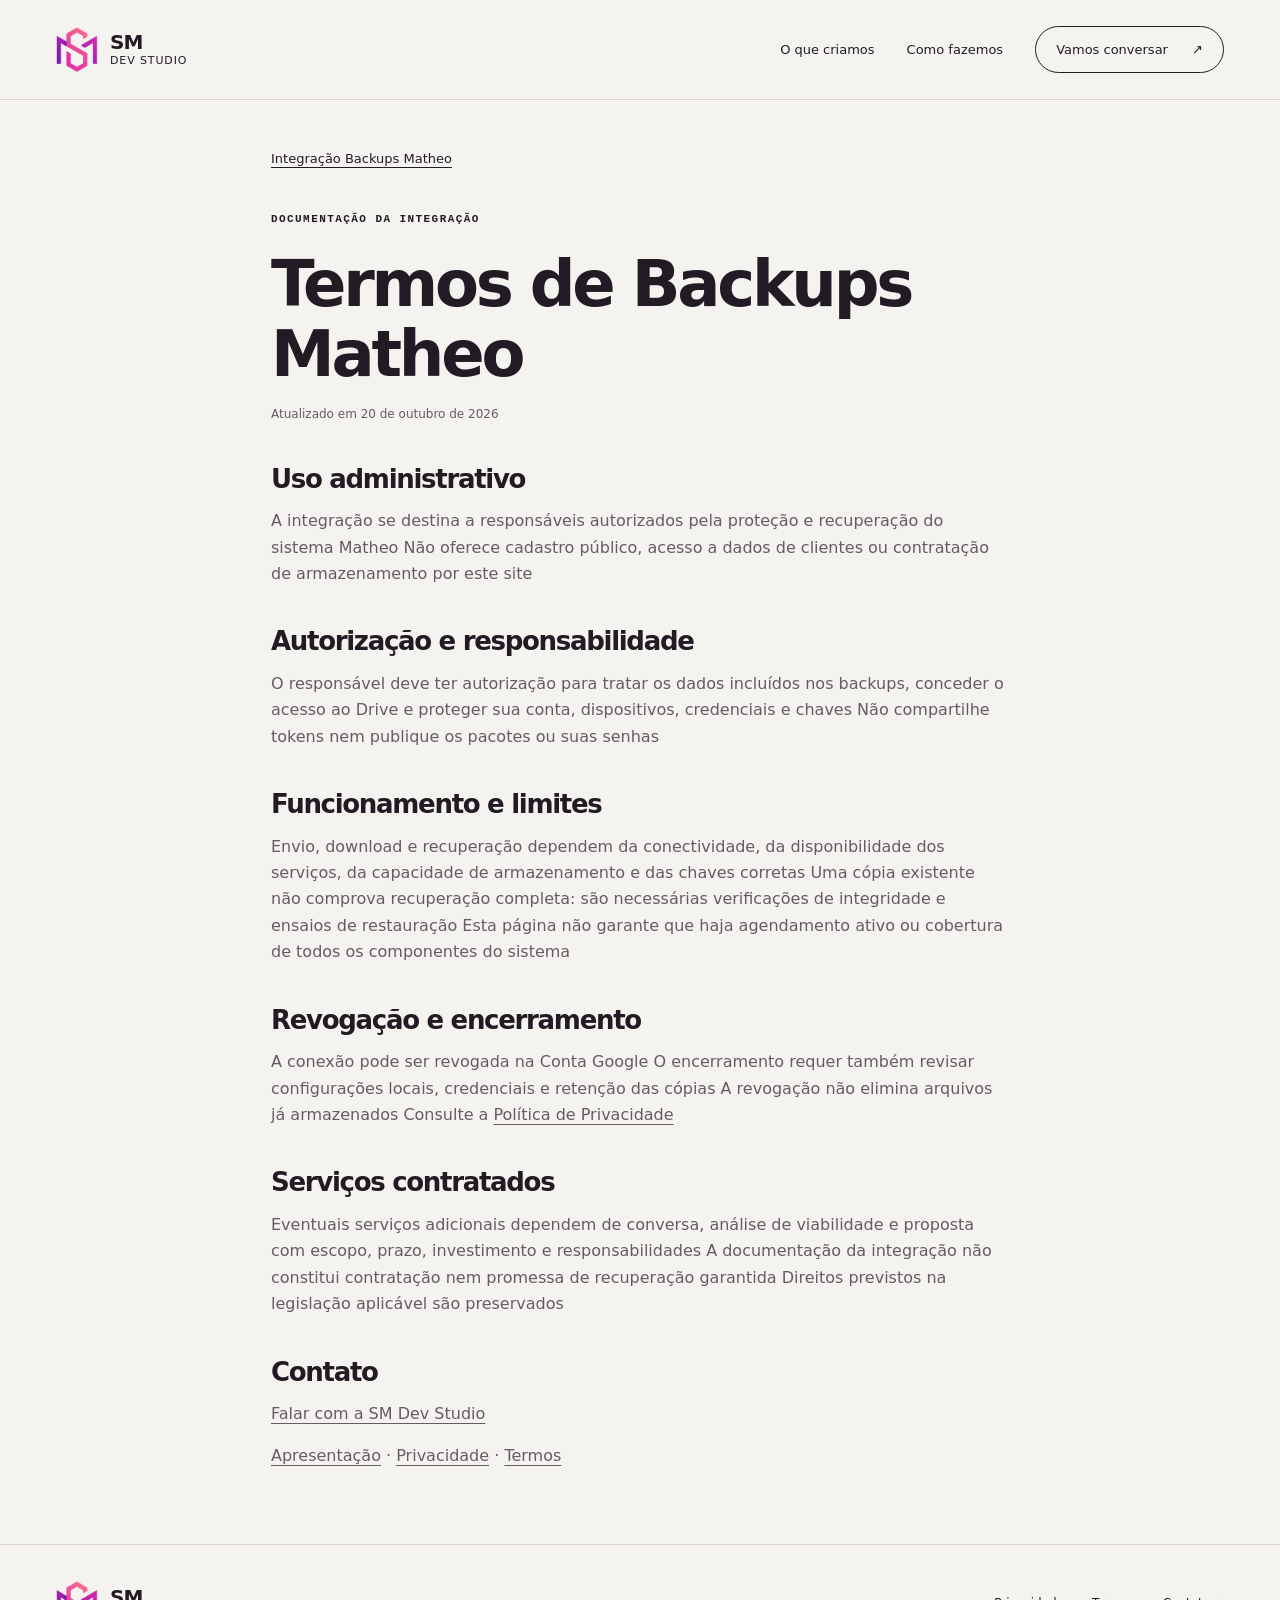
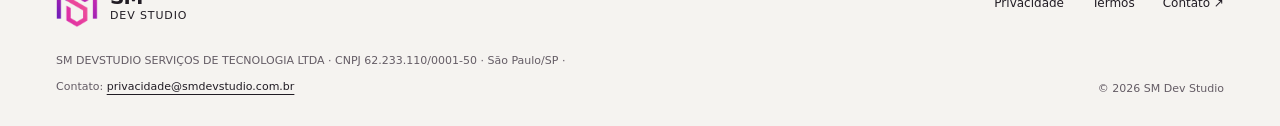
<file: integracoes/backups-matheo/termos.html>
<!doctype html>
<html lang="pt-BR">
  <head>
    <meta charset="utf-8" />
    <meta name="viewport" content="width=device-width,initial-scale=1" />
    <title>Termos de Backups Matheo · SM Dev Studio</title>
    <meta
      name="description"
      content="Informações sobre finalidade, autorização e proteção de dados da integração Backups Matheo."
    />
    <meta name="robots" content="noindex,follow" />
    <meta name="theme-color" content="#f5f3f0" />
    <link rel="icon" href="../../assets/logo-sm-web.webp" />
    <link rel="stylesheet" href="../../styles.css" />
    <script defer src="../../script.js"></script>
  </head>
  <body>
    <a class="skip" href="#conteudo">Pular para o conteúdo</a>
    <header class="shell">
      <a
        class="brand"
        href="../../index.html"
        aria-label="SM Dev Studio · início"
        ><img
          src="../../assets/logo-sm-web.webp"
          width="48"
          height="52"
          alt=""
        /><span>SM <span class="brand-light">DEV STUDIO</span></span></a
      ><button
        class="menu-toggle"
        aria-expanded="false"
        aria-controls="nav"
        hidden
      >
        Menu
      </button>
      <nav id="nav" aria-label="Principal">
        <a href="../../index.html#possibilidades">O que criamos</a
        ><a href="../../index.html#processo">Como fazemos</a
        ><a
          class="nav-contact"
          href="../../index.html#contato"
          >Vamos conversar <span>↗</span></a
        >
      </nav>
    </header>
    <main id="conteudo">
      <article class="legal shell">
        <a href="index.html">Integração Backups Matheo</a>
        <p class="eyebrow">DOCUMENTAÇÃO DA INTEGRAÇÃO</p>
        <h1>Termos de Backups Matheo</h1>
        <p class="legal-date">Atualizado em 20 de outubro de 2026</p>
        <h2>Uso administrativo</h2>
        <p>
          A integração se destina a responsáveis autorizados pela proteção e
          recuperação do sistema Matheo Não oferece cadastro público, acesso a
          dados de clientes ou contratação de armazenamento por este site
        </p>
        <h2>Autorização e responsabilidade</h2>
        <p>
          O responsável deve ter autorização para tratar os dados incluídos nos
          backups, conceder o acesso ao Drive e proteger sua conta,
          dispositivos, credenciais e chaves Não compartilhe tokens nem
          publique os pacotes ou suas senhas
        </p>
        <h2>Funcionamento e limites</h2>
        <p>
          Envio, download e recuperação dependem da conectividade, da
          disponibilidade dos serviços, da capacidade de armazenamento e das
          chaves corretas Uma cópia existente não comprova recuperação
          completa: são necessárias verificações de integridade e ensaios de
          restauração Esta página não garante que haja agendamento ativo ou
          cobertura de todos os componentes do sistema
        </p>
        <h2>Revogação e encerramento</h2>
        <p>
          A conexão pode ser revogada na Conta Google O encerramento requer
          também revisar configurações locais, credenciais e retenção das
          cópias A revogação não elimina arquivos já armazenados Consulte a
          <a href="privacidade.html">Política de Privacidade</a>
        </p>
        <h2>Serviços contratados</h2>
        <p>
          Eventuais serviços adicionais dependem de conversa, análise de
          viabilidade e proposta com escopo, prazo, investimento e
          responsabilidades A documentação da integração não constitui
          contratação nem promessa de recuperação garantida Direitos previstos
          na legislação aplicável são preservados
        </p>
        <h2>Contato</h2>
        <p>
          <a
            href="../../index.html#contato"
            >Falar com a SM Dev Studio</a
          >
        </p>
        <p>
          <a href="index.html">Apresentação</a> ·
          <a href="privacidade.html">Privacidade</a> ·
          <a href="termos.html">Termos</a>
        </p>
      </article>
    </main>
    <footer class="shell">
      <a class="brand" href="../../index.html"
        ><img
          src="../../assets/logo-sm-web.webp"
          width="40"
          height="43"
          alt=""
        /><span>SM <span class="brand-light">DEV STUDIO</span></span></a
      ><span class="copyright">© 2026 SM Dev Studio</span>
      <nav aria-label="Informações">
        <a href="privacidade.html">Privacidade</a
        ><a href="termos.html">Termos</a
        ><a
          href="../../index.html#contato"
          >Contato ↗</a
        >
      </nav>
      <p class="company">
        SM DEVSTUDIO SERVIÇOS DE TECNOLOGIA LTDA · CNPJ 62.233.110/0001-50 ·
        São Paulo/SP · Contato:
        <a href="mailto:privacidade@smdevstudio.com.br"
          >privacidade@smdevstudio.com.br</a
        >
      </p>
    </footer>
  </body>
</html>
</file>
<file: styles.css>
:root {
  --paper: #f5f3f0;
  --ink: #211c24;
  --muted: #645c65;
  --pink: #d32483;
  --purple: #7c24b5;
  --line: #d8d2d8;
  --control-line: #8a7d8c;
  --surface: #fffdfb;
  --lavender: #eae5eb;
  --radius: 16px;
}
/* Contato: componentes nativos, com as cores e o movimento da marca */
.contact-form {
  max-width: 820px;
  margin-top: 36px;
  padding: clamp(20px, 4vw, 40px);
  background: var(--surface);
  border: 1px solid var(--line);
  border-radius: 24px;
  box-shadow: 0 18px 50px #211c2408;
}
.contact-fields { display: grid; grid-template-columns: 1fr 1fr; gap: 22px; }
.contact-field { min-width: 0; margin-bottom: 22px; }
.contact-field label { display: block; font-size: 15px; font-weight: 600; margin-bottom: 8px; }
.contact-field label span { color: var(--muted); font-weight: 400; }
.contact-field input, .contact-field textarea {
  display: block; width: 100%; min-width: 0; padding: 13px 15px;
  font: inherit; font-size: 16px; line-height: 1.5;
  color: var(--ink); background: var(--paper);
  border: 1px solid var(--control-line); border-radius: 10px;
  transition: border-color .2s, box-shadow .2s;
}
.contact-field textarea { resize: vertical; min-height: 132px; }
.contact-field input::placeholder, .contact-field textarea::placeholder { color: var(--muted); opacity: 1; }
.contact-field input:focus, .contact-field textarea:focus { outline: 2px solid var(--purple); outline-offset: 3px; border-color: var(--purple); }
.contact-trap { position: absolute; width: 1px; height: 1px; overflow: hidden; clip-path: inset(50%); }
.contact-privacy { color: var(--muted); font-size: 14px; line-height: 1.6; margin: 0 0 24px; }
.contact-actions { display: flex; gap: 20px; align-items: center; flex-wrap: wrap; }
.contact-form .contact-submit { margin: 0; border: 0; color: #fff; font: inherit; font-weight: 600; background: linear-gradient(115deg, #7c24b5, #c32179); }
.contact-form .contact-submit:disabled { cursor: wait; opacity: .7; }
.contact-email { font-size: 14px; overflow-wrap: anywhere; }
.contact-status { margin: 0; font-size: 15px; line-height: 1.6; }
.contact-status:not(:empty) { margin-top: 22px; padding: 14px 16px; border-radius: 10px; background: var(--lavender); }
.contact-status[data-state="error"] { color: #8f2040; background: #fceaf0; }
.contact-status[data-state="success"] { color: #24553d; background: #eaf4ed; }
@media (max-width: 600px) {
  .contact-fields { grid-template-columns: 1fr; gap: 0; }
  .contact-form { border-radius: 18px; }
  .contact-form .contact-submit { width: 100%; justify-content: space-between; }
}
@media (prefers-reduced-motion: reduce) {
  .contact-field input, .contact-field textarea { transition: none; }
}
* {
  box-sizing: border-box;
}
html {
  scroll-behavior: smooth;
  scroll-padding-top: 30px;
}
body {
  background: var(--paper);
  color: var(--ink);
  font:
    16px/1.65 system-ui,
    -apple-system,
    Segoe UI,
    sans-serif;
  margin: 0;
}
a {
  color: inherit;
  text-underline-offset: 4px;
}
button {
  cursor: pointer;
  font: inherit;
}
a,
button {
  -webkit-tap-highlight-color: transparent;
}
a:focus-visible,
button:focus-visible {
  outline: 3px solid var(--purple);
  outline-offset: 5px;
}
[hidden],
button[hidden] {
  display: none;
}
h1,
h2,
h3,
p {
  margin: 0;
}
h1,
h2,
h3 {
  font-weight: 600;
  letter-spacing: -0.05em;
  line-height: 1.1;
}
h2 {
  font-size: clamp(32px, 3.6vw, 49px);
}
h3 {
  font-size: 24px;
}
em {
  color: var(--pink);
  font-style: normal;
}
.shell {
  margin: auto;
  max-width: 1360px;
  padding-inline: 56px;
}
.section {
  padding-block: 104px;
}
.skip {
  background: #fff;
  left: 16px;
  padding: 15px;
  position: fixed;
  top: -100px;
  z-index: 100;
}
.skip:focus {
  top: 10px;
}
header {
  border-bottom: 1px solid var(--line);
  gap: 30px;
  justify-content: space-between;
  min-height: 100px;
}
.brand,
header {
  align-items: center;
  display: flex;
}
.brand {
  font-size: 20px;
  font-weight: 800;
  gap: 12px;
  letter-spacing: -0.045em;
  text-decoration: none;
  white-space: nowrap;
}
.brand img {
  height: 46px;
  object-fit: contain;
  width: 42px;
}
.brand-light {
  display: block;
  font-size: 11px;
  font-weight: 450;
  letter-spacing: 0.08em;
  line-height: 1.3;
}
.brand > span {
  line-height: 1.2;
}
header nav {
  align-items: center;
  display: flex;
  font-size: 13px;
  gap: 32px;
}
header nav a {
  text-decoration: none;
}
header nav a:hover {
  color: var(--purple);
}
.nav-contact {
  border: 1px solid var(--ink);
  border-radius: 100px;
  padding: 12px 20px;
}
.nav-contact span {
  margin-left: 20px;
}
.menu-toggle {
  display: none;
}
.eyebrow {
  align-items: center;
  display: flex;
  font:
    600 10px/1.6 ui-monospace,
    monospace;
  gap: 9px;
  letter-spacing: 0.13em;
}
.dot {
  background: var(--pink);
  border-radius: 50%;
  display: inline-block;
  flex: none;
  height: 6px;
  width: 6px;
}
.hero {
  padding-top: 72px;
}
.hero-grid {
  display: grid;
  gap: 44px;
  grid-template-columns: 1.05fr 1fr;
}
.hero h1 {
  font-size: clamp(44px, 4.7vw, 65px);
  letter-spacing: -0.065em;
  line-height: 1.055;
  margin-top: 25px;
}
.hero h1 em {
  display: inline-block;
}
.cta {
  align-items: center;
  background: var(--ink);
  border-radius: 100px;
  color: #fff;
  display: inline-flex;
  font-size: 14px;
  font-weight: 550;
  gap: 26px;
  justify-content: space-between;
  margin-top: 28px;
  padding: 17px 24px;
  text-decoration: none;
  transition:
    background 0.2s,
    transform 0.2s;
}
.cta:hover {
  background: var(--purple);
  transform: translateY(-2px);
}
.cta span {
  font-size: 20px;
  line-height: 1;
}
.product-stage {
  background: #eae2eb;
  border: 1px solid #e0d3e4;
  border-radius: 20px;
  min-width: 0;
  padding: 28px 24px 40px;
  position: relative;
}
.stage-label {
  align-items: center;
  color: #645369;
  display: flex;
  font:
    9px/1.5 ui-monospace,
    monospace;
  gap: 7px;
  letter-spacing: 0.04em;
}
.stage-label > span:last-child {
  margin-left: auto;
}
.dashboard {
  background: #fffdfb;
  border: 1px solid #d5c5d9;
  border-radius: 10px;
  box-shadow: 0 22px 45px #3c244c12;
  margin-top: 25px;
  overflow: hidden;
  transform: perspective(1200px) rotateY(-4deg) rotateX(2deg);
}
.dashboard-bar {
  align-items: center;
  border-bottom: 1px solid #e7dfe9;
  display: flex;
  font-size: 11px;
  gap: 10px;
  justify-content: space-between;
  padding: 14px;
}
.dashboard-bar > span:first-child {
  align-items: center;
  display: flex;
  font-weight: 650;
  gap: 8px;
}
.demo-badge {
  color: var(--muted);
  font:
    8px ui-monospace,
    monospace;
}
.dashboard-body {
  display: flex;
}
.dashboard-sidebar {
  align-items: center;
  border-right: 1px solid #eee6ee;
  color: #746279;
  display: flex;
  flex: none;
  flex-direction: column;
  font-size: 16px;
  gap: 12px;
  padding: 17px 0;
  width: 44px;
}
.dashboard-sidebar > span {
  padding: 3px 7px;
}
.dashboard-sidebar .selected {
  background: #eee2f3;
  border-radius: 5px;
  color: var(--purple);
}
.sidebar-bottom {
  margin-top: auto;
}
.dashboard-content {
  flex: 1;
  min-width: 0;
  padding: 22px 17px;
}
.dashboard-heading {
  align-items: center;
  display: flex;
  gap: 8px;
  justify-content: space-between;
}
.dashboard-heading small {
  color: var(--muted);
  font-size: 8px;
  letter-spacing: 0.1em;
}
.dashboard-heading h2 {
  font-size: 22px;
  letter-spacing: -0.05em;
  margin-top: 5px;
}
.avatar {
  background: #ecdfef;
  border-radius: 50%;
  color: var(--purple);
  display: grid;
  font-size: 9px;
  height: 28px;
  place-items: center;
  width: 28px;
}
.dashboard-note {
  color: var(--muted);
  font-size: 8px;
  margin-top: 18px;
}
.dashboard-note > span {
  color: var(--purple);
  margin-right: 5px;
}
.module-float {
  align-items: center;
  background: #241d27;
  border-radius: 10px;
  box-shadow: 0 12px 26px #241d2720;
  color: #fff;
  display: flex;
  gap: 12px;
  margin: -2px -6px 0 auto;
  max-width: 100%;
  padding: 14px 18px;
  position: relative;
  transform: rotate(-3deg);
  width: max-content;
}
.module-icon {
  color: #edacd6;
  font-size: 26px;
}
.module-float small {
  color: #d9c5de;
  display: block;
  font-size: 7px;
  letter-spacing: 0.08em;
}
.module-float strong {
  display: block;
  font-size: 12px;
  font-weight: 500;
}
.float-check {
  color: #edacd6;
  padding-left: 8px;
}
.stage-footer {
  color: #645369;
  display: flex;
  font-size: 8px;
  gap: 10px;
  justify-content: space-between;
  margin-top: 25px;
}
.section-heading > .eyebrow {
  margin-bottom: 23px;
}
.section-heading > p:not(.eyebrow) {
  color: var(--muted);
  font-size: 16px;
  margin-top: 22px;
  max-width: 480px;
}
.pain-section {
  border-top: 1px solid var(--line);
}
.pain-grid {
  display: grid;
  gap: 28px;
  grid-template-columns: repeat(3, 1fr);
  margin-top: 45px;
}
.pain-grid article {
  border-top: 1px solid var(--control-line);
  padding-top: 23px;
}
.line-icon {
  border: 1px solid #d5bfdc;
  border-radius: 12px;
  color: var(--purple);
  display: grid;
  font-size: 26px;
  height: 42px;
  margin-bottom: 25px;
  place-items: center;
  width: 42px;
}
.pain-grid h3 {
  font-size: 22px;
  letter-spacing: -0.035em;
}
.pain-grid p {
  color: var(--muted);
  margin-top: 13px;
  max-width: 330px;
}
.solution-section {
  background: #eae5eb;
}
.solution-grid {
  align-items: center;
  display: grid;
  gap: 85px;
  grid-template-columns: 1fr 1fr;
}
.benefits {
  list-style: none;
  margin: 28px 0;
  padding: 0;
}
.benefits li {
  font-size: 14px;
  margin-top: 12px;
}
.benefits li:before {
  color: var(--purple);
  content: "✓";
  margin-right: 12px;
}
.comparison {
  background: var(--surface);
  border: 1px solid #d9cddd;
  border-radius: 16px;
  padding: 25px;
}
.segmented {
  background: #f2edf3;
  border: 1px solid #a593ac;
  border-radius: 100px;
  display: flex;
  gap: 4px;
  padding: 4px;
}
.segmented button {
  background: none;
  border: 0;
  border-radius: 100px;
  color: var(--muted);
  flex: 1;
  font-size: 12px;
  min-height: 44px;
  padding: 8px;
}
.segmented button[aria-pressed="true"] {
  background: var(--ink);
  box-shadow: 0 2px 5px #211c2415;
  color: #fff;
}
.segmented button span {
  margin-left: 6px;
}
.comparison-heading {
  margin-block: 27px 22px;
}
.comparison-heading .eyebrow {
  color: var(--muted);
  font-size: 8px;
}
.comparison-heading strong {
  display: block;
  font-size: 21px;
  font-weight: 550;
  letter-spacing: -0.04em;
  margin-top: 7px;
}
.compare-modules {
  align-content: start;
  display: grid;
  gap: 10px;
  grid-template-columns: 1fr 1fr;
  min-height: 172px;
}
.compare-modules > div {
  align-items: center;
  background: #eee5f4;
  border: 1px solid #d2badd;
  border-radius: 8px;
  display: flex;
  font-size: 12px;
  gap: 8px;
  padding: 19px 12px;
}
.compare-modules > div[hidden] {
  display: none;
}
.compare-modules > div > span {
  color: var(--purple);
  font-size: 20px;
}
.compare-modules > div > b {
  color: var(--purple);
  font-size: 10px;
  margin-left: auto;
}
.compare-modules .custom-module {
  background: #f7e4ee;
  border-color: #debad0;
}
.comparison[data-mode="generic"] .relevant {
  background: #f5f2f5;
  border-color: #ddd5e0;
}
.comparison[data-mode="generic"] .relevant b {
  visibility: hidden;
}
.compare-modules .extra {
  background: #f6f4f6;
  border-color: #dfd8e2;
  color: var(--muted);
}
.showcase-grid {
  display: grid;
  gap: 20px;
  grid-template-columns: repeat(3, 1fr);
  margin-top: 42px;
}
.showcase-card {
  background: var(--surface);
  border: 1px solid var(--line);
  border-radius: 14px;
  overflow: hidden;
}
.showcase-visual {
  background: #eae3ed;
  border-bottom: 1px solid var(--line);
  display: flex;
  flex-direction: column;
  height: 240px;
  justify-content: center;
  padding: 27px 22px;
}
.showcase-copy {
  padding: 28px;
}
.showcase-copy .eyebrow {
  color: var(--purple);
  font-size: 8px;
}
.showcase-copy h3 {
  font-size: 27px;
  margin-top: 16px;
}
.showcase-copy p {
  color: var(--muted);
  font-size: 14px;
  margin-top: 16px;
}
.visual-top {
  display: flex;
  font-size: 12px;
  font-weight: 600;
  justify-content: space-between;
  margin-bottom: 13px;
}
.task-line {
  align-items: center;
  background: #fffdfb;
  border: 1px solid #ded4e2;
  border-radius: 5px;
  display: flex;
  font-size: 9px;
  gap: 7px;
  margin-top: 7px;
  padding: 14px 10px;
}
.task-line small {
  color: var(--muted);
  font-size: 7px;
  margin-left: auto;
}
.task-check {
  color: var(--purple);
}
.automation-demo {
  align-items: center;
  background: #eee5eb;
}
.automation-node {
  align-items: center;
  background: #fffdfb;
  border: 1px solid #d9c9df;
  border-radius: 8px;
  color: var(--purple);
  display: flex;
  font-size: 11px;
  gap: 10px;
  padding: 11px 14px;
  width: 90%;
}
.automation-node span {
  color: var(--ink);
  font-size: 10px;
}
.automation-node b {
  font-size: 10px;
  margin-left: auto;
}
.automation-node.branded {
  border-color: #b997c8;
}
.connector {
  border-left: 1px dashed var(--purple);
  height: 17px;
}
.platform-demo {
  background: #e5dbe8;
  padding: 27px 35px;
}
.portal {
  background: #fffdfb;
  border: 1px solid #cebad5;
  border-radius: 9px;
  box-shadow: 0 8px 20px #241d2708;
  padding: 15px 18px;
  transform: rotate(-3deg);
}
.portal-top {
  align-items: center;
  display: flex;
  font-size: 8px;
  gap: 6px;
}
.portal-top > span:last-child {
  color: var(--purple);
  margin-left: auto;
}
.portal > strong {
  display: block;
  font-size: 20px;
  letter-spacing: -0.04em;
  line-height: 1.2;
  margin-block: 16px;
}
.portal-options {
  display: flex;
  font-size: 7px;
  gap: 5px;
}
.portal-options span {
  background: #eee5f4;
  border-radius: 4px;
  padding: 7px;
}
.portal-action {
  background: var(--ink);
  border-radius: 5px;
  color: #fff;
  font-size: 8px;
  margin-top: 10px;
  padding: 9px;
  text-align: center;
}
.modular-section {
  padding-top: 25px;
}
.modular-layout {
  align-items: center;
  border-top: 1px solid var(--line);
  display: grid;
  gap: 75px;
  grid-template-columns: 1fr 1fr;
  padding-top: 80px;
}
.module-builder {
  background: #eee8ef;
  border: 1px solid #ddd2e0;
  border-radius: 16px;
  padding: 25px;
}
.builder-heading {
  align-items: center;
  display: flex;
  justify-content: space-between;
  margin-bottom: 20px;
}
.builder-heading > .eyebrow {
  font-size: 9px;
}
.bento {
  display: grid;
  gap: 10px;
  grid-template-columns: 1fr 1fr;
}
.bento > div {
  border: 1px solid #cdb9d4;
  border-radius: 9px;
  display: flex;
  flex-direction: column;
  gap: 8px;
  min-height: 105px;
  padding: 18px;
}
.bento > div[hidden] {
  display: none;
}
.bento-core {
  background: var(--ink);
  color: #fff;
  grid-row: span 2;
  justify-content: center;
}
.bento strong {
  font-size: 13px;
  font-weight: 500;
}
.bento small {
  color: #d6c2da;
  font-size: 10px;
}
.bento span {
  color: var(--purple);
  font-size: 26px;
}
.bento-core > span {
  color: #edacd6;
  font-size: 38px;
}
.bento-module {
  background: #fffdfb;
}
.bento .wide {
  align-items: center;
  flex-direction: row;
  gap: 16px;
  grid-column: 1/-1;
  min-height: 70px;
}
.module-controls {
  margin-top: 22px;
}
.module-controls p {
  color: var(--muted);
  font-size: 11px;
  margin-bottom: 9px;
}
.module-controls > div {
  display: flex;
  flex-wrap: wrap;
  gap: 7px;
}
.module-controls button {
  background: transparent;
  border: 1px solid #8e7798;
  border-radius: 100px;
  color: var(--ink);
  font-size: 11px;
  min-height: 44px;
  padding: 10px 12px;
}
.module-controls button span {
  margin-left: 7px;
}
.module-controls button[aria-pressed="true"] {
  background: #fdfafd;
  border-color: var(--purple);
  color: var(--purple);
}
.process-section {
  background: #241d27;
  color: #fff;
}
.process-intro {
  align-items: end;
  display: flex;
  gap: 40px;
  justify-content: space-between;
}
.process-intro .eyebrow {
  color: #edacd6;
  margin-bottom: 24px;
}
.process-intro > p {
  color: #cbbdd0;
  font-size: 14px;
}
.steps {
  display: grid;
  gap: 40px;
  grid-template-columns: repeat(3, 1fr);
  margin-top: 58px;
}
.steps article {
  border-top: 1px solid #78637e;
  padding-top: 24px;
}
.steps span {
  color: #edacd6;
  font:
    11px ui-monospace,
    monospace;
}
.steps h3 {
  font-size: 24px;
  letter-spacing: -0.035em;
  margin-top: 24px;
}
.steps p {
  color: #cbbdd0;
  font-size: 14px;
  margin-top: 16px;
}
.contact {
  overflow: hidden;
  position: relative;
}
.contact .eyebrow {
  margin-bottom: 28px;
}
.contact h2 {
  font-size: clamp(40px, 5.5vw, 75px);
  max-width: 880px;
}
.contact-intro {
  color: var(--muted);
  font-size: 16px;
  margin-top: 28px;
  max-width: 420px;
}
.contact-symbol {
  color: #e6d7e8;
  font-size: 240px;
  line-height: 1;
  position: absolute;
  right: 65px;
  top: 100px;
  z-index: -1;
}
footer {
  align-items: center;
  border-top: 1px solid var(--line);
  display: flex;
  flex-wrap: wrap;
  gap: 30px;
  justify-content: space-between;
  padding-bottom: 35px;
  padding-top: 30px;
}
.copyright {
  color: var(--muted);
  font-size: 11px;
}
.company {
  color: var(--muted);
  font-size: 12px;
  width: 100%;
}
.company a {
  color: var(--ink);
  overflow-wrap: anywhere;
  text-decoration: underline;
}
footer nav {
  display: flex;
  font-size: 12px;
  gap: 20px;
}
footer a {
  text-decoration: none;
}
.legal {
  max-width: 850px;
  padding-bottom: 75px;
  padding-top: 45px;
}
.legal > a {
  font-size: 13px;
}
.legal .eyebrow {
  margin-bottom: 20px;
  margin-top: 40px;
}
.legal h1 {
  font-size: 64px;
}
.legal-date {
  color: var(--muted);
  font-size: 12px;
  margin-top: 15px;
}
.legal h2 {
  font-size: 26px;
  margin-top: 40px;
}
.legal p:not(.eyebrow) {
  color: var(--muted);
  margin-top: 15px;
}
.legal a {
  overflow-wrap: anywhere;
}
.legal ul {
  color: var(--muted);
  margin: 15px 0 0;
  padding-left: 22px;
}
.legal li + li {
  margin-top: 8px;
}
@keyframes module-enter {
  0% {
    opacity: 0.3;
    transform: translateY(8px);
  }
  to {
    opacity: 1;
    transform: translateY(0);
  }
}
.bento-module:not([hidden]),
.compare-modules > div:not([hidden]) {
  animation: module-enter 0.3s ease-out;
}
.module-float {
  animation: module-enter 0.6s ease-out;
}
.reveal-in {
  animation: module-enter 0.5s ease-out both;
}
@media (min-width: 1600px) {
  .hero {
    padding-top: 95px;
  }
}
@media (max-width: 1100px) {
  .shell {
    padding-inline: 32px;
  }
  .hero-grid {
    gap: 28px;
  }
  .hero h1 {
    font-size: 49px;
  }
  .product-stage {
    padding: 22px 16px 28px;
  }
  .dashboard-content {
    padding: 18px 11px;
  }
  .dashboard-heading h2 {
    font-size: 19px;
  }
  .modular-layout,
  .solution-grid {
    gap: 40px;
  }
  .showcase-copy {
    padding: 24px 20px;
  }
  .showcase-copy h3 {
    font-size: 24px;
  }
  .showcase-visual {
    padding: 22px 14px;
  }
  .task-line small {
    display: none;
  }
  .stage-footer {
    font-size: 7px;
  }
}
@media (max-width: 850px) {
  .hero-grid {
    grid-template-columns: 1fr;
  }
  .hero-copy {
    max-width: 620px;
  }
  .hero h1 {
    font-size: 64px;
  }
  .hero h1 em br {
    display: none;
  }
  .product-stage {
    justify-self: center;
    margin-top: 15px;
    max-width: 570px;
    padding: 28px;
    width: 100%;
  }
  .hero {
    padding-top: 45px;
  }
  .modular-layout,
  .solution-grid {
    gap: 38px;
    grid-template-columns: 1fr;
  }
  .comparison,
  .module-builder {
    max-width: 590px;
    width: 100%;
  }
  .section {
    padding-block: 75px;
  }
  .pain-grid {
    gap: 22px;
  }
  .pain-grid h3 {
    font-size: 20px;
  }
  .showcase-grid {
    grid-template-columns: 1fr;
  }
  .showcase-card {
    display: grid;
    grid-template-columns: 1fr 1fr;
  }
  .showcase-visual {
    border-bottom: 0;
    border-right: 1px solid var(--line);
    height: 100%;
    min-height: 245px;
    padding: 25px;
  }
  .showcase-copy {
    padding: 30px;
  }
  .showcase-copy h3 {
    font-size: 27px;
  }
  .modular-section {
    padding-top: 0;
  }
  .modular-layout {
    padding-top: 65px;
  }
  .process-intro {
    display: block;
  }
  .process-intro > p {
    margin-top: 24px;
  }
  .steps {
    gap: 25px;
  }
  .steps h3 {
    font-size: 22px;
  }
  .contact-symbol {
    font-size: 190px;
    right: 30px;
    top: 80px;
  }
}
@media (max-width: 700px) {
  .shell {
    padding-inline: 22px;
  }
  header {
    flex-wrap: wrap;
    gap: 12px;
    min-height: 85px;
    padding-block: 14px;
  }
  .brand {
    font-size: 18px;
  }
  .brand img {
    height: 40px;
    width: 36px;
  }
  .brand-light {
    font-size: 10px;
  }
  .menu-toggle:not([hidden]) {
    background: transparent;
    border: 1px solid var(--control-line);
    border-radius: 50px;
    display: block;
    font-size: 12px;
    min-height: 44px;
    padding: 10px 15px;
  }
  header nav {
    flex-wrap: wrap;
    font-size: 12px;
    gap: 15px;
    padding-block: 10px;
    width: 100%;
  }
  header nav[data-collapsed="true"] {
    display: none;
  }
  header nav > a {
    align-items: center;
    display: flex;
    min-height: 44px;
  }
  .nav-contact {
    padding: 9px 14px;
  }
  .hero {
    padding-top: 36px;
  }
  .hero h1 {
    font-size: clamp(39px, 8.6vw, 60px);
    margin-top: 22px;
  }
  .hero .eyebrow {
    font-size: 9px;
    letter-spacing: 0.07em;
  }
  .hero-grid {
    gap: 28px;
  }
  .cta {
    font-size: 13px;
    gap: 20px;
    padding: 16px 20px;
  }
  .product-stage {
    padding: 21px 15px 23px;
  }
  .stage-label {
    font-size: 8px;
  }
  .dashboard {
    margin-top: 18px;
    transform: none;
  }
  .dashboard-content {
    padding: 16px 12px;
  }
  .dashboard-heading h2 {
    font-size: 20px;
  }
  .dashboard-sidebar {
    width: 35px;
  }
  .dashboard-bar {
    padding: 12px;
  }
  .dashboard-note {
    font-size: 7px;
  }
  .module-float {
    margin-top: 0;
    padding: 11px 14px;
  }
  .stage-footer {
    font-size: 7px;
  }
  .section {
    padding-block: 60px;
  }
  .section-heading > .eyebrow {
    margin-bottom: 19px;
  }
  .section-heading > p:not(.eyebrow) {
    font-size: 15px;
  }
  .pain-grid {
    gap: 28px;
    grid-template-columns: 1fr;
    margin-top: 32px;
  }
  .pain-grid article {
    display: grid;
    gap: 10px 17px;
    grid-template-columns: 42px 1fr;
  }
  .line-icon {
    grid-row: span 2;
    margin: 0;
  }
  .pain-grid h3 {
    align-self: center;
    font-size: 21px;
  }
  .pain-grid p {
    grid-column: 2;
    margin: 0;
    max-width: none;
  }
  .comparison {
    padding: 20px;
  }
  .compare-modules > div {
    font-size: 11px;
    padding: 18px 10px;
  }
  .comparison-heading strong {
    font-size: 20px;
  }
  .showcase-grid {
    gap: 24px;
    margin-top: 32px;
  }
  .showcase-card {
    display: block;
  }
  .showcase-visual {
    border-bottom: 1px solid var(--line);
    border-right: 0;
    height: 235px;
    min-height: 0;
    padding-inline: 30px;
  }
  .showcase-copy {
    padding: 25px;
  }
  .task-line {
    font-size: 10px;
  }
  .task-line small {
    display: block;
  }
  .showcase-copy h3 {
    font-size: 29px;
  }
  .modular-section {
    padding-top: 0;
  }
  .modular-layout {
    padding-top: 50px;
  }
  .module-builder {
    padding: 20px;
  }
  .bento > div {
    padding: 15px;
  }
  .module-controls button {
    font-size: 10px;
    padding: 10px;
  }
  .steps {
    gap: 35px;
    grid-template-columns: 1fr;
    margin-top: 38px;
  }
  .steps h3 {
    font-size: 25px;
    margin-top: 18px;
  }
  .steps p {
    max-width: 440px;
  }
  .contact h2 {
    font-size: clamp(36px, 8.8vw, 55px);
  }
  .contact-symbol {
    display: none;
  }
  .contact-intro {
    font-size: 15px;
  }
  .contact .eyebrow {
    font-size: 9px;
  }
  footer {
    align-items: start;
    gap: 24px;
  }
  footer nav {
    gap: 25px;
    width: 100%;
  }
  footer nav a {
    align-items: center;
    display: flex;
    min-height: 44px;
  }
  .company {
    font-size: 11px;
  }
  .legal h1 {
    font-size: 40px;
  }
  .legal h2 {
    font-size: 25px;
  }
  .legal p {
    font-size: 14px;
  }
}
@media (max-width: 360px) {
  .shell {
    padding-inline: 18px;
  }
  .hero h1 {
    font-size: 38px;
  }
  .stage-label > span:last-child {
    display: none;
  }
  .product-stage {
    padding-inline: 10px;
  }
  .dashboard-sidebar {
    display: none;
  }
  .stage-footer {
    flex-direction: column;
    gap: 4px;
  }
  .demo-badge {
    font-size: 7px;
  }
  .bento strong,
  .segmented button {
    font-size: 11px;
  }
  .compare-modules > div {
    font-size: 10px;
    gap: 5px;
  }
  .compare-modules > div > span {
    font-size: 16px;
  }
  .module-controls > div {
    gap: 5px;
  }
  .module-controls button {
    padding: 8px;
  }
  .eyebrow {
    font-size: 9px;
  }
}
@media (prefers-reduced-motion: reduce) {
  html {
    scroll-behavior: auto;
  }
  *,
  :after,
  :before {
    animation: none !important;
    scroll-behavior: auto !important;
    transition: none !important;
  }
}
.scroll-progress {
  background: var(--pink);
  height: 3px;
  inset: 0 0 auto;
  pointer-events: none;
  position: fixed;
  transform: scaleX(var(--scroll-progress, 0));
  transform-origin: left;
  z-index: 50;
}
.statement-strip {
  background: var(--ink);
  color: var(--paper);
  overflow: hidden;
  padding: 24px 0;
}
.statement-strip > div {
  display: flex;
  width: max-content;
}
.statement-strip span {
  font-size: clamp(25px, 3vw, 45px);
  font-weight: 500;
  letter-spacing: -0.04em;
  white-space: nowrap;
}
.statement-strip b {
  color: #edacd6;
  font-weight: 400;
  margin-inline: 30px;
}
.pain-grid article {
  background: #eee8ef;
  border: 1px solid #ded0e2;
  border-radius: 16px;
  padding: 26px;
  transition:
    transform 0.35s,
    box-shadow 0.35s,
    border-color 0.35s;
}
.pain-grid h3 {
  font-size: 25px;
  max-width: 230px;
}
.pain-grid p {
  font-size: 14px;
}
.pain-grid article:hover {
  border-color: #ba8fcd;
  box-shadow: 0 18px 40px #4423540d;
  transform: translateY(-8px);
}
.pain-grid article:hover .line-icon {
  transform: rotate(-12deg) scale(1.1);
}
.line-icon {
  transition: transform 0.35s;
}
.section {
  padding-block: 80px;
}
.benefits {
  display: flex;
  flex-wrap: wrap;
  gap: 10px;
}
.benefits li {
  border: 1px solid #baa9c2;
  border-radius: 50px;
  font-size: 12px;
  margin: 0;
  padding: 8px 12px;
}
.benefits li:before {
  margin-right: 7px;
}
#slide-count {
  font:
    11px ui-monospace,
    monospace;
  margin-right: 12px;
}
.showcase-grid {
  display: flex;
  gap: 24px;
  margin-top: 22px;
  overflow-x: auto;
  padding-bottom: 18px;
  scroll-snap-type: x mandatory;
  scrollbar-color: #baa9c2 transparent;
  scrollbar-width: thin;
}
.showcase-grid:focus-visible {
  outline: 3px solid var(--purple);
  outline-offset: 6px;
}
.showcase-card {
  background: #241d27;
  border-radius: 20px;
  color: #fff;
  display: grid;
  flex: 0 0 91%;
  grid-template-columns: 1.08fr 1fr;
  isolation: isolate;
  min-height: 400px;
  min-width: 0;
  scroll-snap-align: start;
}
.showcase-visual {
  border: 0;
  color: var(--ink);
  height: 100%;
  min-height: 400px;
  order: 2;
  padding: 42px;
}
.showcase-copy {
  align-self: center;
  padding: 50px;
}
.showcase-copy .eyebrow {
  color: #edacd6;
  font-size: 10px;
}
.showcase-copy h3 {
  font-size: clamp(38px, 4.4vw, 60px);
  line-height: 1.05;
  margin-top: 24px;
}
.showcase-copy p {
  color: #d5c6d9;
  font-size: 16px;
  margin-top: 22px;
  max-width: 260px;
}
.visual-top {
  font-size: 15px;
}
.task-line {
  font-size: 12px;
  padding: 15px;
}
.task-line small {
  font-size: 9px;
}
.motion-chart {
  margin: 12px 0 15px;
}
.motion-chart > span {
  color: var(--muted);
  font:
    8px ui-monospace,
    monospace;
  letter-spacing: 0.1em;
}
.motion-chart svg {
  height: auto;
  margin-top: 12px;
  overflow: visible;
  width: 100%;
}
.chart-grid {
  stroke: #cfbfd6;
  stroke-width: 1;
}
.chart-area {
  fill: #7c24b512;
}
.chart-line {
  stroke: var(--purple);
  stroke-dasharray: 1;
  stroke-linecap: round;
  stroke-linejoin: round;
  stroke-width: 3;
}
.automation-node {
  font-size: 19px;
  padding: 18px;
}
.automation-node span {
  font-size: 14px;
}
.automation-node b {
  font-size: 15px;
}
.connector {
  height: 38px;
  position: relative;
}
.connector:after {
  background: var(--pink);
  border-radius: 5px;
  content: "";
  height: 9px;
  left: -3px;
  position: absolute;
  top: 0;
  width: 5px;
}
.portal {
  align-self: center;
  max-width: 330px;
  padding: 28px;
  width: 100%;
}
.portal-top {
  font-size: 12px;
}
.portal > strong {
  font-size: 33px;
  margin-block: 28px;
}
.portal-options {
  font-size: 10px;
}
.portal-options span {
  padding: 12px;
}
.portal-action {
  font-size: 12px;
  padding: 13px;
}
.steps article {
  position: relative;
}
.steps article:before {
  background: #edacd6;
  content: "";
  height: 3px;
  left: 0;
  position: absolute;
  top: -2px;
  transform: scaleX(0);
  transform-origin: left;
  transition: transform 0.9s;
  width: 100%;
}
.steps article.is-visible:before {
  transform: scaleX(1);
}
.steps h3 {
  font-size: 31px;
}
.contact-intro {
  font-size: 19px;
}
.contact-symbol {
  pointer-events: none;
  z-index: 0;
}
.contact > :not(.contact-symbol) {
  position: relative;
}
@keyframes studio-ticker {
  to {
    transform: translateX(-50%);
  }
}
@keyframes studio-float {
  0%,
  to {
    transform: translateY(0) rotate(-3deg);
  }
  50% {
    transform: translateY(-9px) rotate(-1deg);
  }
}
@keyframes studio-card {
  0%,
  65%,
  to {
    box-shadow: 0 0 0 transparent;
    transform: translateY(0);
  }
  25%,
  45% {
    box-shadow: 0 8px 16px #7c24b51a;
    transform: translateY(-5px);
  }
}
@keyframes studio-chart {
  0% {
    stroke-dashoffset: 1;
  }
  45%,
  85% {
    stroke-dashoffset: 0;
  }
  to {
    stroke-dashoffset: -1;
  }
}
@keyframes studio-flow {
  0% {
    opacity: 0;
    transform: translateY(0);
  }
  20% {
    opacity: 1;
  }
  80% {
    opacity: 1;
  }
  to {
    opacity: 0;
    transform: translateY(30px);
  }
}
@keyframes studio-reveal {
  0% {
    opacity: 0.15;
    transform: translateY(32px);
  }
  to {
    opacity: 1;
    transform: translateY(0);
  }
}
.motion-ready .statement-strip > div {
  animation: studio-ticker 32s linear infinite;
}
.motion-ready .module-float {
  animation: studio-float 5s ease-in-out infinite;
}
.motion-ready .automation-node,
.motion-ready .task-line {
  animation: studio-card 5s ease-in-out infinite;
}
.motion-ready .automation-node.branded,
.motion-ready .task-line:nth-child(3) {
  animation-delay: 0.7s;
}
.motion-ready .automation-node:last-child,
.motion-ready .task-line:nth-child(4) {
  animation-delay: 1.4s;
}
.motion-ready .chart-line {
  animation: studio-chart 6s ease-in-out infinite;
}
.motion-ready .connector:after {
  animation: studio-flow 2s linear infinite;
}
.motion-ready .portal {
  animation: studio-float 6s ease-in-out infinite;
}
.motion-ready .reveal-in {
  animation: studio-reveal 0.75s cubic-bezier(0.2, 0.65, 0.2, 1) both;
}
.motion-ready [data-motion-region]:not(.is-visible) * {
  animation-play-state: paused;
}
html[data-motion="paused"] *,
html[data-motion="paused"] :after,
html[data-motion="paused"] :before {
  animation-play-state: paused !important;
}
html[data-motion="paused"] {
  scroll-behavior: auto;
}
html[data-motion="paused"] .reveal-in {
  animation: none;
}
html[data-motion="paused"] .scroll-progress {
  display: none;
}
@media (max-width: 1000px) {
  .showcase-copy {
    padding: 32px;
  }
  .showcase-visual {
    padding: 25px;
  }
  .showcase-copy h3 {
    font-size: 43px;
  }
  .automation-node span {
    font-size: 12px;
  }
  .pain-grid h3 {
    font-size: 22px;
  }
}
@media (max-width: 700px) {
  .section {
    padding-block: 58px;
  }
  .pain-grid article {
    display: block;
    padding: 22px;
  }
  .pain-grid .line-icon {
    margin-bottom: 23px;
  }
  .pain-grid h3 {
    font-size: 27px;
    max-width: none;
  }
  .pain-grid p {
    margin-top: 12px;
  }
  .showcase-card {
    flex-basis: 94%;
    grid-template-columns: 1fr;
    min-height: 0;
  }
  .showcase-copy {
    min-height: 240px;
    padding: 29px;
  }
  .showcase-copy h3 {
    font-size: 40px;
    margin-top: 20px;
  }
  .showcase-copy p {
    font-size: 14px;
  }
  .showcase-visual {
    height: 310px;
    min-height: 310px;
    order: 2;
    padding: 28px;
  }
  .showcase-grid {
    gap: 14px;
  }
  .task-line {
    font-size: 10px;
    padding: 10px;
  }
  .task-line small {
    font-size: 8px;
  }
  .motion-chart svg {
    height: 88px;
  }
  .motion-chart {
    margin-block: 5px;
  }
  .visual-top {
    font-size: 12px;
  }
  .automation-node {
    padding: 15px;
  }
  .automation-node span {
    font-size: 12px;
  }
  .portal {
    max-width: 260px;
    padding: 20px;
  }
  .portal > strong {
    font-size: 26px;
    margin-block: 20px;
  }
  .portal-options {
    font-size: 8px;
  }
  .portal-action {
    font-size: 10px;
  }
  .modular-section {
    padding-top: 0;
  }
  .contact-intro {
    font-size: 17px;
  }
  .statement-strip {
    padding-block: 19px;
  }
}
@media (prefers-reduced-motion: reduce) {
  .scroll-progress {
    display: none;
  }
  .steps article:before {
    transition: none;
  }
  .pain-grid article:hover {
    transform: none;
  }
}
.adaptive-grid {
  display: grid;
  gap: 8px;
  grid-template-areas: "orders orders clients" "reports integrations integrations";
  grid-template-columns: 1fr 1fr 1fr;
  grid-template-rows: 108px 108px;
  margin-block: 18px;
}
.adaptive-grid[data-layout="management"] {
  grid-template-areas: "reports reports integrations" "clients orders orders";
}
.adaptive-grid[data-layout="automation"] {
  grid-template-areas: "integrations integrations reports" "orders clients clients";
}
.adaptive-module {
  background: #f5eff8;
  border: 1px solid #d9c3e3;
  border-radius: 8px;
  min-width: 0;
  overflow: hidden;
  padding: 11px;
  transform-origin: top left;
}
.adaptive-module.clients {
  grid-area: clients;
}
.adaptive-module.orders {
  grid-area: orders;
}
.adaptive-module.reports {
  grid-area: reports;
}
.adaptive-module.integrations {
  grid-area: integrations;
}
.adaptive-module > span {
  color: var(--purple);
  display: block;
  font-size: 19px;
  line-height: 1.2;
}
.adaptive-module strong {
  display: block;
  font-size: 10px;
  margin-top: 5px;
}
.adaptive-module small {
  color: var(--muted);
  display: block;
  font-size: 7px;
  margin-top: 4px;
  white-space: nowrap;
}
.adaptive-grid[data-layout="automation"] .integrations,
.adaptive-grid[data-layout="management"] .reports,
.adaptive-grid[data-layout="sales"] .orders {
  background: #ead8f2;
  border-color: #b884d0;
}
.module-bars {
  align-items: end;
  display: flex;
  gap: 5px;
  height: 17px;
  margin-top: 7px;
}
.module-bars i {
  background: #c69ed7;
  border-radius: 2px;
  height: 40%;
  width: 20%;
}
.module-bars i:nth-child(2) {
  height: 70%;
}
.module-bars i:last-child {
  background: var(--purple);
  height: 100%;
}
.module-dots {
  display: flex;
  gap: 6px;
  margin-top: 9px;
}
.module-dots i {
  background: #c69ed7;
  border-radius: 50%;
  height: 8px;
  width: 8px;
}
.profile-controls {
  display: flex;
  gap: 5px;
}
.profile-controls[hidden] {
  display: none;
}
.profile-controls button {
  background: transparent;
  border: 1px solid #b49bc0;
  border-radius: 6px;
  color: var(--muted);
  flex: 1;
  font-size: 9px;
  min-height: 36px;
  min-width: 0;
  padding: 7px 4px;
}
.profile-controls button[aria-pressed="true"] {
  background: var(--ink);
  border-color: var(--ink);
  color: #fff;
}
.dashboard-note {
  min-height: 24px;
}
.module-float strong {
  font-size: 11px;
}
footer.shell {
  align-items: center;
  display: grid;
  gap: 24px 40px;
  grid-template-columns: 1fr auto;
  padding-bottom: 28px;
  padding-top: 36px;
}
footer .brand {
  grid-column: 1;
  grid-row: 1;
}
footer nav {
  gap: 28px;
  grid-column: 2;
  grid-row: 1;
}
footer .copyright {
  align-self: end;
  grid-column: 2;
  grid-row: 2;
  text-align: right;
  white-space: nowrap;
}
footer .company {
  font-size: 11px;
  grid-column: 1;
  grid-row: 2;
  line-height: 1.9;
  max-width: 640px;
  text-wrap: pretty;
}
footer nav a {
  align-items: center;
  display: flex;
  min-height: 44px;
}
@media (max-width: 700px) {
  .adaptive-grid {
    gap: 6px;
    grid-template-rows: 105px 105px;
  }
  .adaptive-module {
    padding: 9px 6px;
  }
  .adaptive-module strong {
    font-size: 9px;
  }
  .adaptive-module small {
    font-size: 6px;
  }
  .profile-controls button {
    min-height: 44px;
  }
  .dashboard-note {
    font-size: 8px;
  }
  footer.shell {
    gap: 20px;
    grid-template-columns: 1fr;
  }
  footer .brand {
    grid-row: 1;
  }
  footer nav {
    flex-wrap: wrap;
    gap: 24px;
    grid-column: 1;
    grid-row: 2;
    width: auto;
  }
  footer .company {
    grid-column: 1;
    grid-row: 3;
    max-width: 420px;
  }
  footer .copyright {
    border-top: 1px solid var(--line);
    grid-column: 1;
    grid-row: 4;
    padding-top: 20px;
    text-align: left;
    width: 100%;
  }
}
footer .company strong,
footer .company > span {
  display: block;
}
footer .company strong {
  color: var(--ink);
  font-size: 10px;
  font-weight: 500;
  letter-spacing: 0.035em;
}
footer .company > a {
  display: inline-block;
  margin-top: 5px;
}
@media (max-width: 700px) {
  .product-stage .dashboard-sidebar {
    display: none;
  }
  .product-stage .dashboard-content {
    padding: 16px 12px;
  }
  .adaptive-grid {
    gap: 8px;
    grid-template-areas: "orders clients" "reports integrations";
    grid-template-columns: minmax(0, 1fr) minmax(0, 1fr);
    grid-template-rows: 126px 126px;
  }
  .adaptive-grid[data-layout="management"] {
    grid-template-areas: "reports integrations" "clients orders";
  }
  .adaptive-grid[data-layout="automation"] {
    grid-template-areas: "integrations reports" "orders clients";
  }
  .adaptive-module {
    padding: 12px 10px;
  }
  .adaptive-module strong {
    font-size: 12px;
    line-height: 1.3;
  }
  .adaptive-module small {
    font-size: 10px;
    line-height: 1.35;
    min-height: 27px;
    overflow-wrap: normal;
    white-space: normal;
  }
  .adaptive-module > span {
    font-size: 20px;
  }
  .profile-controls button {
    font-size: 11px;
    min-height: 44px;
  }
  .dashboard-note {
    font-size: 10px;
    line-height: 1.5;
    min-height: 30px;
  }
  .module-float {
    margin-right: 0;
    max-width: 100%;
    transform: none;
  }
  .module-float strong {
    font-size: 10px;
  }
  .showcase-copy {
    min-height: 225px;
    padding: 26px 22px;
  }
  .showcase-copy h3 {
    font-size: clamp(30px, 7.5vw, 40px);
    margin-top: 18px;
  }
  .showcase-copy p {
    font-size: 14px;
    margin-top: 18px;
  }
  .showcase-copy .eyebrow {
    font-size: 9px;
    line-height: 1.6;
  }
  .showcase-visual {
    height: 290px;
    min-height: 290px;
    padding: 22px 18px;
  }
  .showcase-grid {
    overscroll-behavior-x: contain;
    scroll-padding-inline: 0;
  }
}
@media (max-width: 360px) {
  .adaptive-module {
    padding: 11px 8px;
  }
  .adaptive-module strong {
    font-size: 11px;
  }
  .profile-controls button {
    font-size: 10px;
  }
  #slide-count {
    margin-right: auto;
  }
  .module-float {
    gap: 8px;
    padding: 11px 9px;
  }
  .float-check {
    padding-left: 0;
  }
}
.hero {
  padding-bottom: 54px;
}
.hero-checks {
  color: var(--muted);
  display: grid;
  font-size: 18px;
  gap: 11px;
  line-height: 1.4;
  list-style: none;
  margin: 26px 0 0;
  padding: 0;
}
.hero-checks li {
  align-items: center;
  display: flex;
  gap: 12px;
}
.hero-checks li > span {
  background: #eee2f4;
  border: 1px solid #cfaddf;
  border-radius: 50%;
  color: var(--purple);
  display: grid;
  flex: none;
  font-size: 14px;
  height: 25px;
  place-items: center;
  width: 25px;
}
@keyframes check-beat {
  0%,
  65%,
  to {
    background: #eee2f4;
    color: var(--purple);
    transform: scale(1);
  }
  18%,
  38% {
    background: var(--purple);
    color: #fff;
    transform: scale(1.12);
  }
}
.motion-ready .hero-checks li > span {
  animation: check-beat 4.8s ease-in-out infinite;
}
.motion-ready .hero-checks li:nth-child(2) > span {
  animation-delay: 0.65s;
}
.motion-ready .hero-checks li:nth-child(3) > span {
  animation-delay: 1.3s;
}
.benefits li {
  transition:
    transform 0.22s ease,
    background 0.22s ease,
    border-color 0.22s ease,
    box-shadow 0.22s ease;
}
.benefits li:before {
  display: inline-block;
  transition:
    transform 0.22s ease,
    color 0.22s ease;
}
@media (hover: hover) {
  .benefits li:hover {
    background: #f5eaf8;
    border-color: var(--purple);
    box-shadow: 0 8px 18px #7c24b512;
    transform: translateY(-4px);
  }
  .benefits li:hover:before {
    color: var(--pink);
    transform: scale(1.3) rotate(-8deg);
  }
}
.benefits li:active {
  background: #ead8f2;
  transform: scale(0.97);
}
.module-controls button,
.profile-controls button,
.segmented button {
  transition:
    transform 0.2s ease,
    background 0.2s ease,
    border-color 0.2s ease,
    box-shadow 0.2s ease;
}
@media (hover: hover) {
  .module-controls button:hover,
  .profile-controls button:hover,
  .segmented button:hover {
    box-shadow: 0 5px 12px #7c24b520;
    transform: translateY(-2px);
  }
  .module-controls button[aria-pressed="false"]:hover,
  .profile-controls button[aria-pressed="false"]:hover,
  .segmented button[aria-pressed="false"]:hover {
    background: #ead8f2;
    color: var(--purple);
  }
}
#possibilidades {
  padding-bottom: 32px;
}
.showcase-grid {
  margin-top: 30px;
  padding-bottom: 0;
  scrollbar-width: none;
}
.showcase-grid::-webkit-scrollbar {
  display: none;
}
.modular-section {
  padding-top: 0;
}
.modular-layout {
  padding-top: 38px;
}
@media (max-width: 700px) {
  .hero {
    padding-bottom: 35px;
  }
  .hero-checks {
    font-size: 16px;
    gap: 10px;
  }
  #possibilidades {
    padding-bottom: 24px;
  }
  .modular-layout {
    padding-top: 28px;
  }
  .showcase-grid {
    margin-top: 25px;
  }
}
@media (prefers-reduced-motion: reduce) {
  .benefits li:active,
  .benefits li:hover,
  .benefits li:hover:before,
  .module-controls button:hover,
  .profile-controls button:hover,
  .segmented button:hover {
    transform: none;
  }
}
.showcase-grid {
  cursor: grab;
}
.showcase-grid.is-dragging {
  cursor: grabbing;
  scroll-behavior: auto;
  scroll-snap-type: none;
  user-select: none;
}
.showcase-grid img {
  -webkit-user-drag: none;
}
.home footer.shell {
  column-gap: 32px;
  grid-template-columns: 150px minmax(0, 1fr) auto;
  grid-template-rows: auto auto;
  padding-block: 20px;
  row-gap: 0;
}
.home footer .brand {
  align-self: center;
  font-size: 17px;
  gap: 9px;
  grid-column: 1;
  grid-row: 1/3;
}
.home footer .brand img {
  height: 35px;
  width: 32px;
}
.home footer .brand-light {
  font-size: 9px;
}
.home footer .company {
  align-self: center;
  font-size: 11px;
  grid-column: 2;
  grid-row: 1/3;
  line-height: 1.65;
  max-width: none;
}
.home footer .company strong {
  font-size: 10px;
  letter-spacing: 0;
}
.home footer .company > a {
  margin-top: 2px;
}
.home footer nav {
  align-self: center;
  font-size: 11px;
  gap: 22px;
  grid-column: 3;
  grid-row: 1;
}
.home footer nav a {
  min-height: 32px;
}
.home footer .copyright {
  align-self: start;
  border: 0;
  font-size: 10px;
  grid-column: 3;
  grid-row: 2;
  padding: 0;
  text-align: right;
}
@media (max-width: 850px) {
  .home footer.shell {
    column-gap: 22px;
    grid-template-columns: 120px minmax(0, 1fr);
  }
  .home footer .brand {
    grid-column: 1;
    grid-row: 1;
  }
  .home footer .company {
    grid-column: 2;
    grid-row: 1/3;
  }
  .home footer nav {
    grid-column: 1/3;
    grid-row: 3;
    justify-content: flex-start;
    margin-top: 8px;
  }
  .home footer nav a {
    min-height: 44px;
  }
  .home footer .copyright {
    grid-column: 1;
    grid-row: 2;
    margin-top: 6px;
    text-align: left;
  }
}
@media (max-width: 480px) {
  .home footer.shell {
    grid-template-columns: 1fr auto;
    padding-block: 18px;
    row-gap: 12px;
  }
  .home footer .brand {
    grid-column: 1;
    grid-row: 1;
  }
  .home footer .copyright {
    align-self: center;
    grid-column: 2;
    grid-row: 1;
    margin: 0;
    text-align: right;
    white-space: normal;
  }
  .home footer .company {
    grid-column: 1/3;
    grid-row: 2;
  }
  .home footer nav {
    gap: 24px;
    grid-column: 1/3;
    grid-row: 3;
    margin: 0;
    padding: 0;
  }
  .home footer .company strong {
    font-size: 9px;
  }
}
.hero {
  padding-bottom: 56px;
  padding-top: 58px;
}
.hero-grid {
  gap: 36px;
  grid-template-columns: minmax(0, 1fr);
  justify-items: center;
}
.hero-copy {
  text-align: center;
  width: 100%;
}
.hero-copy > .eyebrow {
  justify-content: center;
}
.hero h1 {
  font-size: clamp(40px, 4.7vw, 64px);
  letter-spacing: -0.055em;
  line-height: 1.08;
  margin-top: 24px;
  text-wrap: balance;
}
.hero h1 em {
  display: block;
  margin-top: 5px;
}
.hero-checks {
  font-size: 16px;
  gap: 8px;
  margin: 25px auto 0;
  max-width: 100%;
  text-align: left;
  width: max-content;
}
.hero .product-stage {
  justify-self: center;
  margin: 0;
  max-width: 720px;
  width: 100%;
}
.hero-grid > .cta {
  justify-self: center;
  margin-top: 0;
}
@media (max-width: 700px) {
  .hero {
    padding-bottom: 38px;
    padding-top: 36px;
  }
  .hero-grid {
    gap: 28px;
  }
  .hero h1 {
    font-size: clamp(35px, 8.3vw, 52px);
    line-height: 1.1;
  }
  .hero-checks {
    font-size: 15px;
    margin-top: 22px;
  }
  .hero .product-stage {
    max-width: 520px;
  }
  .hero-copy > .eyebrow {
    font-size: 8px;
    letter-spacing: 0.06em;
  }
  .hero-grid > .cta {
    max-width: 100%;
  }
}
.hero-grid {
  align-items: center;
  grid-template-columns: minmax(0, 240px) minmax(0, 640px);
  justify-content: center;
  row-gap: 34px;
}
.hero-copy {
  grid-column: 1/-1;
  max-width: 1040px;
}
.hero-grid > .hero-checks {
  font-size: 18px;
  gap: 18px;
  grid-column: 1;
  grid-row: 2;
  justify-self: start;
  margin: 0;
  max-width: 100%;
  width: auto;
}
.hero-grid > .product-stage {
  grid-column: 2;
  grid-row: 2;
  max-width: 640px;
}
.hero-grid > .cta {
  grid-column: 1/-1;
  grid-row: 3;
}
@media (max-width: 850px) {
  .hero-grid {
    column-gap: 24px;
    grid-template-columns: minmax(0, 185px) minmax(0, 1fr);
  }
  .hero-grid > .hero-checks {
    font-size: 15px;
    gap: 14px;
  }
  .hero-grid > .hero-checks li {
    gap: 8px;
  }
}
@media (max-width: 700px) {
  .hero-grid {
    gap: 28px;
    grid-template-columns: minmax(0, 1fr);
  }
  .hero-grid > .hero-checks {
    grid-column: 1;
    grid-row: 2;
    justify-self: center;
    text-align: left;
  }
  .hero-grid > .product-stage {
    grid-column: 1;
    grid-row: 3;
    max-width: 520px;
  }
  .hero-grid > .cta {
    grid-column: 1;
    grid-row: 4;
  }
}
.hero-grid {
  column-gap: 48px;
  grid-template-columns: minmax(0, 330px) minmax(0, 540px);
}
.hero-grid > .product-stage {
  max-width: 540px;
  padding: 24px 20px 28px;
}
.hero-grid > .hero-checks {
  gap: 0;
  width: 100%;
}
.hero-checks li {
  border-bottom: 1px solid var(--line);
  gap: 18px;
  padding-block: 24px;
}
.hero-checks li:last-child {
  border-bottom: 0;
}
.hero-checks li > span {
  border-color: #c7a5d8;
  border-radius: 13px;
  box-shadow: 0 5px 16px #7c24b50b;
  font-size: 21px;
  height: 42px;
  width: 42px;
}
.hero-checks strong {
  color: var(--ink);
  font-size: 29px;
  font-weight: 550;
  letter-spacing: -0.04em;
  line-height: 1.18;
}
.hero-checks strong em {
  color: var(--purple);
}
@media (min-width: 701px) {
  .hero .adaptive-grid {
    grid-template-rows: 98px 98px;
  }
  .hero .adaptive-module {
    padding: 9px;
  }
  .hero .dashboard-content {
    padding-block: 18px;
  }
  .hero .stage-footer {
    margin-top: 19px;
  }
}
@media (max-width: 1000px) and (min-width: 701px) {
  .hero-grid {
    column-gap: 28px;
    grid-template-columns: minmax(0, 270px) minmax(0, 1fr);
  }
  .hero-checks strong {
    font-size: 25px;
  }
  .hero-checks li > span {
    height: 36px;
    width: 36px;
  }
  .hero-grid > .hero-checks li {
    gap: 14px;
  }
  .hero-grid > .product-stage {
    padding-inline: 14px;
  }
}
@media (max-width: 700px) {
  .hero-grid {
    gap: 28px;
    grid-template-columns: minmax(0, 1fr);
  }
  .hero-grid > .hero-checks {
    max-width: 330px;
  }
  .hero-checks li {
    gap: 15px;
    padding-block: 16px;
  }
  .hero-checks strong {
    font-size: 24px;
  }
  .hero-checks li > span {
    font-size: 18px;
    height: 36px;
    width: 36px;
  }
  .hero-checks strong br {
    display: none;
  }
  .hero-grid > .product-stage {
    max-width: 480px;
    padding: 21px 15px 23px;
  }
}
@media (max-width: 360px) {
  .hero-checks strong {
    font-size: 22px;
  }
  .hero-grid > .product-stage {
    padding-inline: 10px;
  }
}
@media (min-width: 1101px) {
  .hero-grid {
    column-gap: 32px;
    grid-template-columns: minmax(0, 260px) minmax(0, 490px) minmax(0, 240px);
    row-gap: 36px;
  }
  .hero-copy {
    grid-column: 1/-1;
  }
  .hero-grid > .hero-checks {
    grid-column: 1;
    grid-row: 2;
  }
  .hero-grid > .product-stage {
    grid-column: 2;
    grid-row: 2;
    max-width: 490px;
  }
  .hero-grid > .cta {
    align-self: center;
    grid-column: 3;
    grid-row: 2;
    justify-self: stretch;
  }
  .hero-checks strong {
    font-size: 27px;
  }
}
.hero-grid > .cta {
  background: var(--purple);
  border: 1px solid #6c258e;
  border-radius: 18px;
  box-shadow: 0 10px 24px #7c24b51a;
  font-size: 15px;
  gap: 18px;
  line-height: 1.4;
  min-height: 68px;
  padding: 20px 22px;
  text-align: left;
  transition:
    background 0.2s,
    transform 0.2s,
    box-shadow 0.2s;
}
.hero-grid > .cta > span {
  background: #ffffff1c;
  border-radius: 50%;
  display: grid;
  flex: 0 0 34px;
  font-size: 22px;
  height: 34px;
  place-items: center;
  transition:
    transform 0.2s,
    background 0.2s;
}
.hero-grid > .cta:hover {
  background: #682097;
  box-shadow: 0 14px 28px #7c24b52a;
  transform: translateY(-3px);
}
.hero-grid > .cta:hover > span {
  background: #ffffff2b;
  transform: translate(2px, -2px);
}
.hero-grid > .cta:active {
  transform: translateY(0);
}
@media (max-width: 1100px) {
  .hero-grid > .cta {
    justify-self: center;
    min-width: 250px;
  }
}
@media (max-width: 700px) {
  .hero-grid > .cta {
    font-size: 14px;
    min-height: 62px;
    min-width: 0;
    padding: 16px 20px;
    width: min(100%, 330px);
  }
}
@media (prefers-reduced-motion: reduce) {
  .hero-grid > .cta:hover,
  .hero-grid > .cta:hover > span {
    transform: none;
  }
}
.hero-grid > .cta {
  border-color: transparent;
  box-shadow: 0 10px 24px #a6249c24;
}
.hero-grid > .cta,
.hero-grid > .cta:hover {
  background: linear-gradient(115deg, var(--purple) 0, var(--pink) 100%);
}
.hero-grid > .cta:hover {
  box-shadow: 0 14px 28px #a6249c38;
}
.showcase-copy p {
  font-size: 13px;
  max-width: none;
  white-space: nowrap;
}
@media (max-width: 1100px) and (min-width: 701px) {
  .showcase-copy p {
    font-size: 11px;
  }
}
@media (max-width: 700px) {
  .showcase-copy p {
    font-size: 12px;
  }
}
@media (max-width: 360px) {
  .showcase-copy p {
    font-size: 11px;
  }
}
#possibilidades .section-heading h2 {
  font-size: clamp(18px, 4.7vw, 49px);
  white-space: nowrap;
}
@media (max-width: 700px) {
  #possibilidades .section-heading h2 {
    font-size: clamp(18px, 5.25vw, 35px);
  }
}
#possibilidades .section-heading h2 em {
  color: #c32179;
}
.hero .adaptive-module small {
  font-size: 10px;
  line-height: 1.35;
  min-height: 27px;
  white-space: normal;
}
.hero .adaptive-module strong {
  font-size: 12px;
  line-height: 1.3;
  overflow-wrap: anywhere;
}
.hero .adaptive-grid {
  grid-template-rows: 126px 126px;
}
.hero .profile-controls button {
  font-size: 11px;
  min-height: 44px;
}
.hero .dashboard-note {
  font-size: 10px;
  line-height: 1.5;
  min-height: 30px;
}
.eyebrow,
.showcase-copy .eyebrow {
  font-size: 11px;
}
.home footer .company,
.home footer nav {
  font-size: 12px;
}
.home footer .company strong,
.home footer .copyright {
  font-size: 11px;
}
.home footer .company > a {
  line-height: 24px;
  min-height: 24px;
}
.module-controls p {
  font-size: 12px;
}
@media (max-width: 850px) and (min-width: 701px) {
  .hero-grid {
    column-gap: 24px;
    grid-template-columns: minmax(0, 220px) minmax(0, 1fr);
  }
  .hero .dashboard-sidebar {
    display: none;
  }
  .hero .adaptive-grid {
    grid-template-areas: "orders clients" "reports integrations";
    grid-template-columns: minmax(0, 1fr) minmax(0, 1fr);
  }
  .hero .adaptive-grid[data-layout="management"] {
    grid-template-areas: "reports integrations" "clients orders";
  }
  .hero .adaptive-grid[data-layout="automation"] {
    grid-template-areas: "integrations reports" "orders clients";
  }
}
@media (max-width: 700px) {
  .contact .eyebrow,
  .hero-copy > .eyebrow,
  .showcase-copy .eyebrow {
    font-size: 10px;
  }
  .hero .adaptive-module strong {
    font-size: 12px;
  }
  .home footer .company strong,
  .home footer .copyright {
    font-size: 10px;
  }
}
</file>
